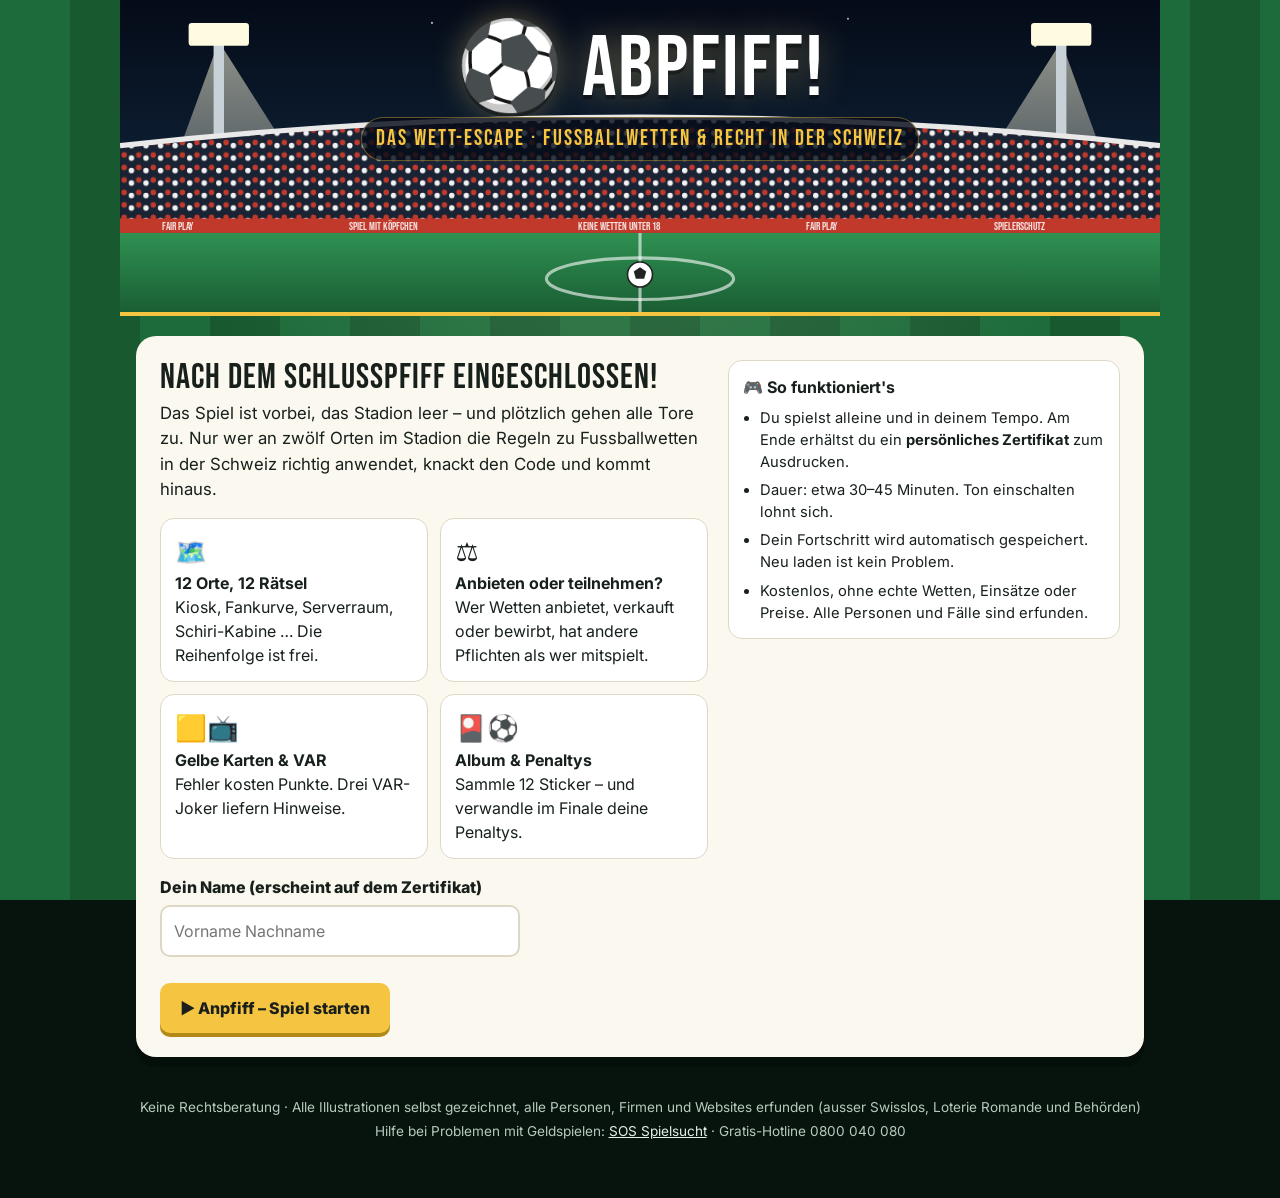
<file: index.html>
<!doctype html>
<html lang="de-CH">
  <head>
    <meta charset="utf-8" />
    <meta name="viewport" content="width=device-width, initial-scale=1" />
    <title>Abpfiff! – Das Wett-Escape</title>
    <meta
      name="description"
      content="Online-Escape-Spiel zu den rechtlichen Rahmenbedingungen von Fussballwetten in der Schweiz. Kostenlos, ohne echte Wetten, ohne Geld- oder Sachpreise."
    />
    <meta name="theme-color" content="#07140e" />
    <link
      rel="icon"
      href="data:image/svg+xml,%3Csvg xmlns='http://www.w3.org/2000/svg' viewBox='0 0 100 100'%3E%3Ctext y='.9em' font-size='90'%3E⚽%3C/text%3E%3C/svg%3E"
    />
    <link rel="preconnect" href="https://fonts.googleapis.com" />
    <link rel="preconnect" href="https://fonts.gstatic.com" crossorigin />
    <link
      href="https://fonts.googleapis.com/css2?family=Bebas+Neue&family=Inter:wght@400;600;800&display=swap"
      rel="stylesheet"
    />
    <link rel="stylesheet" href="assets/css/base.css" />
    <link rel="stylesheet" href="assets/css/layout.css" />
    <link rel="stylesheet" href="assets/css/components.css" />
    <link rel="stylesheet" href="assets/css/stations.css" />
    <link rel="stylesheet" href="assets/css/print.css" media="print" />
    <script src="assets/js/spiel.js" defer></script>
  </head>
  <body>
    <canvas id="confetti" class="confetti" aria-hidden="true"></canvas>

    <div class="page">
      <header class="hero">
        <svg
          class="hero__art"
          viewBox="0 0 1000 300"
          preserveAspectRatio="xMidYMid slice"
          role="img"
          aria-label="Fussballstadion bei Nacht mit Flutlicht"
        >
          <defs>
            <linearGradient id="hero-sky" x1="0" y1="0" x2="0" y2="1">
              <stop offset="0" stop-color="#050b18" />
              <stop offset="1" stop-color="#14304a" />
            </linearGradient>
            <linearGradient id="hero-beam" x1="0" y1="0" x2="0" y2="1">
              <stop offset="0" stop-color="#fffbe0" stop-opacity=".55" />
              <stop offset="1" stop-color="#fffbe0" stop-opacity="0" />
            </linearGradient>
            <linearGradient id="hero-grass" x1="0" y1="0" x2="0" y2="1">
              <stop offset="0" stop-color="#2f9152" />
              <stop offset="1" stop-color="#1a5e33" />
            </linearGradient>
            <radialGradient id="hero-alarm">
              <stop offset="0" stop-color="#ff3b30" stop-opacity=".7" />
              <stop offset="1" stop-color="#ff3b30" stop-opacity="0" />
            </radialGradient>
            <pattern id="hero-crowd" width="14" height="12" patternUnits="userSpaceOnUse">
              <rect width="14" height="12" fill="#1a2334" />
              <circle cx="4" cy="5" r="2.6" fill="#c0392b" />
              <circle cx="11" cy="8" r="2.6" fill="#f2f2f2" />
            </pattern>
          </defs>
          <rect width="1000" height="300" fill="url(#hero-sky)" />
          <g fill="#fff" opacity=".7">
            <circle cx="120" cy="40" r="1.4" />
            <circle cx="300" cy="22" r="1" />
            <circle cx="520" cy="35" r="1.2" />
            <circle cx="700" cy="18" r="1" />
            <circle cx="880" cy="44" r="1.4" />
          </g>
          <polygon class="hero__beam" points="95,40 0,300 260,300" fill="url(#hero-beam)" />
          <polygon class="hero__beam hero__beam--delayed" points="905,40 740,300 1000,300" fill="url(#hero-beam)" />
          <g fill="#c9d1d8">
            <rect x="90" y="40" width="10" height="150" />
            <rect x="900" y="40" width="10" height="150" />
          </g>
          <g class="hero__lamps" fill="#fffbe0">
            <rect x="66" y="22" width="58" height="22" rx="3" />
            <rect x="876" y="22" width="58" height="22" rx="3" />
          </g>
          <path d="M0 140 Q500 85 1000 140 L1000 222 L0 222Z" fill="url(#hero-crowd)" />
          <path d="M0 140 Q500 85 1000 140" stroke="#e9e9e9" stroke-width="5" fill="none" />
          <rect y="210" width="1000" height="14" fill="#c0392b" />
          <g fill="#fff" font-family="Bebas Neue, Impact, sans-serif" font-size="11" opacity=".85">
            <text x="40" y="221">FAIR PLAY</text>
            <text x="220" y="221">SPIEL MIT KÖPFCHEN</text>
            <text x="440" y="221">KEINE WETTEN UNTER 18</text>
            <text x="660" y="221">FAIR PLAY</text>
            <text x="840" y="221">SPIELERSCHUTZ</text>
          </g>
          <rect y="224" width="1000" height="76" fill="url(#hero-grass)" />
          <ellipse cx="500" cy="268" rx="90" ry="20" fill="none" stroke="#fff" stroke-opacity=".6" stroke-width="3" />
          <line x1="500" y1="224" x2="500" y2="300" stroke="#fff" stroke-opacity=".6" stroke-width="3" />
          <g class="hero__ball">
            <circle cx="500" cy="264" r="12" fill="#fff" stroke="#222" stroke-width="1.5" />
            <polygon points="500,257 506,261 504,268 496,268 494,261" fill="#222" />
          </g>
          <g class="hero__alarm">
            <circle cx="160" cy="150" r="120" fill="url(#hero-alarm)" />
            <circle cx="840" cy="150" r="120" fill="url(#hero-alarm)" />
          </g>
        </svg>
        <div class="hero__title">
          <h1 class="hero__heading">⚽ Abpfiff!</h1>
          <p class="hero__subtitle">Das Wett-Escape · Fussballwetten &amp; Recht in der Schweiz</p>
        </div>
      </header>

      <div id="scoreboard" class="scoreboard" aria-label="Anzeigetafel" hidden>
        <div class="scoreboard__stat">
          <span class="scoreboard__label">Zeit</span>
          <span class="scoreboard__value" data-ref="clock">00:00</span>
        </div>
        <div class="scoreboard__stat">
          <span class="scoreboard__label">Punkte</span>
          <span class="scoreboard__value" data-ref="points">0</span>
        </div>
        <div class="scoreboard__slots" data-ref="slots" aria-label="Gesammelte Code-Buchstaben"></div>
        <div class="scoreboard__buttons">
          <button
            type="button"
            class="icon-button"
            data-action="map"
            title="Stadionkarte"
            aria-label="Zur Stadionkarte"
          >
            🗺️
          </button>
          <button
            type="button"
            class="icon-button"
            data-action="album"
            title="Sammelalbum"
            aria-label="Sammelalbum öffnen"
          >
            🎴
            <span class="icon-button__badge" data-ref="album-count">0</span>
          </button>
          <button
            type="button"
            class="icon-button"
            data-action="crowd"
            title="Stadionatmosphäre"
            aria-label="Stadionatmosphäre"
            aria-pressed="false"
          >
            🏟️
          </button>
          <button
            type="button"
            class="icon-button"
            data-action="sound"
            title="Soundeffekte"
            aria-label="Soundeffekte stumm schalten"
            aria-pressed="false"
          >
            🔊
          </button>
        </div>
        <div class="scoreboard__ticker" aria-live="polite">
          <span class="scoreboard__ticker-text is-running" data-ref="ticker">+++ Willkommen im Stadion +++</span>
        </div>
      </div>

      <main>
        <section id="view-intro" class="view panel"></section>
        <section id="view-map" class="view" hidden></section>
        <section id="view-station" class="view panel" hidden></section>
        <section id="view-lock" class="view panel" hidden></section>
        <section id="view-penalty" class="view panel" hidden></section>
        <section id="view-result" class="view panel" hidden></section>
        <noscript>
          <p class="panel">Für dieses Spiel muss JavaScript aktiviert sein.</p>
        </noscript>
      </main>

      <footer class="site-footer">
        <p>
          Keine Rechtsberatung · Alle Illustrationen selbst gezeichnet, alle Personen, Firmen und Websites erfunden
          (ausser Swisslos, Loterie Romande und Behörden)
        </p>
        <p>
          Hilfe bei Problemen mit Geldspielen:
          <a href="https://www.sos-spielsucht.ch" target="_blank" rel="noopener">SOS Spielsucht</a>
          · Gratis-Hotline 0800 040 080
        </p>
      </footer>
    </div>

    <dialog id="dialog" class="dialog">
      <button type="button" class="dialog__close" data-action="close-dialog" aria-label="Schliessen">✕</button>
      <div class="dialog__body" data-ref="dialog-body"></div>
    </dialog>

    <dialog id="cutscene" class="cutscene" aria-label="Einleitung">
      <div class="cutscene__portrait" data-ref="portrait"></div>
      <div class="cutscene__box">
        <p class="cutscene__name" data-ref="name"></p>
        <p class="cutscene__text" data-ref="text" aria-live="polite"></p>
        <div class="cutscene__controls">
          <span class="cutscene__dots" data-ref="dots"></span>
          <button type="button" class="btn btn--ghost btn--sm" data-action="skip">Überspringen</button>
          <button type="button" class="btn btn--sm" data-action="next">Weiter ▶</button>
        </div>
      </div>
    </dialog>

    <div id="print-root" class="print-root" aria-hidden="true"></div>
  </body>
</html>
</file>
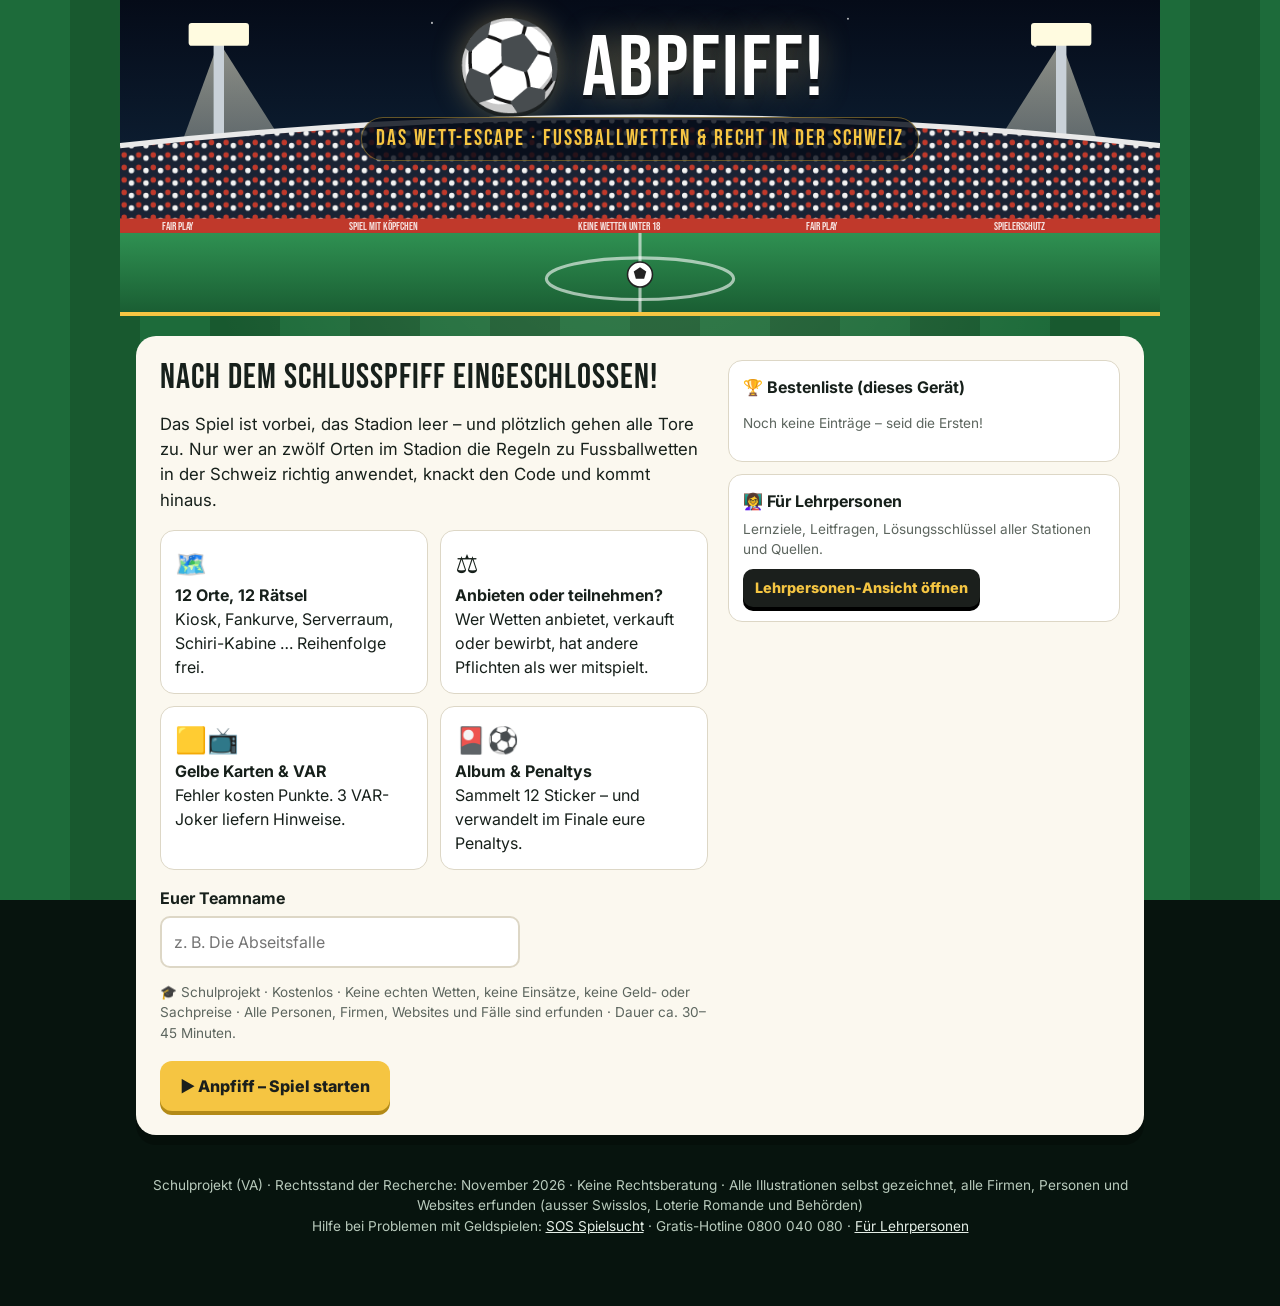
<file: index (1).html>
<!doctype html>
<html lang="de-CH">
<head>
<meta charset="utf-8">
<meta name="viewport" content="width=device-width, initial-scale=1">
<title>Abpfiff! – Das Wett-Escape</title>
<meta name="description" content="Online-Escape-Spiel zu den rechtlichen Rahmenbedingungen von Fussballwetten in der Schweiz. Kostenlos, ohne echte Wetten, ohne Geld- oder Sachpreise.">
<link rel="preconnect" href="https://fonts.googleapis.com">
<link rel="preconnect" href="https://fonts.gstatic.com" crossorigin>
<link href="https://fonts.googleapis.com/css2?family=Bebas+Neue&family=Inter:wght@400;600;800&display=swap" rel="stylesheet">
<style>
  :root{
    --night:#07140e; --pitch:#1d6b3a; --pitch2:#18592f; --card:#fbf8ef; --ink:#17201b; --muted:#5d665f;
    --line:#ddd7c6; --gold:#f5c542; --ok:#1f9a55; --ok-bg:#e2f5e9; --bad:#d23b30; --bad-bg:#fde8e6;
    --led:#ffb627; --chalk:#eef4ef; --blue:#2f6fd0;
    --display:"Bebas Neue",Impact,"Arial Narrow",sans-serif;
    --body:Inter,system-ui,-apple-system,"Segoe UI",Roboto,sans-serif;
  }
  *{box-sizing:border-box}
  html,body{margin:0}
  html{background:var(--night)}
  body{font-family:var(--body);color:var(--chalk);line-height:1.5;min-height:100vh;
    background:radial-gradient(ellipse at 50% -10%, rgba(255,255,220,.18), transparent 55%),
      repeating-linear-gradient(90deg,var(--pitch) 0 70px,var(--pitch2) 70px 140px);
    background-attachment:fixed}
  body::before{content:"";position:fixed;inset:0;background:linear-gradient(rgba(7,20,14,.55),rgba(7,20,14,.78));pointer-events:none;z-index:-1;transition:background 1.2s}
  body.lightsout::before{background:linear-gradient(rgba(3,6,10,.82),rgba(3,6,10,.9))}
  .wrap{max-width:1040px;margin:0 auto;padding:0 16px 56px}
  button,input,select,textarea{font:inherit}
  .hidden{display:none!important}
  :focus-visible{outline:3px solid var(--gold);outline-offset:2px}

  /* ---------- Header ---------- */
  .hero{position:relative;margin:0 -16px;overflow:hidden;border-bottom:4px solid var(--gold)}
  .hero svg{display:block;width:100%;height:auto;min-height:210px;transition:filter 1.2s}
  .hero .title{position:absolute;left:0;right:0;top:10%;text-align:center;padding:0 16px}
  .hero h1{font-family:var(--display);font-weight:400;font-size:clamp(2.6rem,9vw,5.4rem);line-height:.9;margin:0;letter-spacing:2px;color:#fff;text-shadow:0 4px 0 rgba(0,0,0,.35),0 0 30px rgba(255,220,120,.35)}
  .hero .sub{display:inline-block;margin-top:8px;font-family:var(--display);letter-spacing:2px;font-size:clamp(.95rem,3vw,1.4rem);color:var(--gold);background:rgba(5,11,24,.82);padding:4px 14px;border-radius:999px;border:1px solid rgba(245,197,66,.4)}
  .beam{animation:sway 6s ease-in-out infinite alternate;transform-origin:top center;transition:opacity .4s}
  .beam.b2{animation-delay:-3s}
  @keyframes sway{from{transform:rotate(-4deg)}to{transform:rotate(4deg)}}
  .lightsout .beam,.lightsout .lamp{opacity:0}
  .lightsout .hero svg{filter:brightness(.55) saturate(.8)}
  .emergency{opacity:0;transition:opacity .4s}
  .lightsout .emergency{opacity:1;animation:alarm 1.2s infinite}
  @keyframes alarm{50%{opacity:.25}}
  .ball{animation:bounce 1.6s cubic-bezier(.3,0,.7,1) infinite}
  @keyframes bounce{0%,100%{transform:translateY(0)}50%{transform:translateY(-26px)}}

  /* ---------- Anzeigetafel ---------- */
  .board{position:sticky;top:0;z-index:20;margin:16px 0 0;background:#0b0d0c;border:3px solid #2a2f2c;border-radius:14px;padding:8px 12px 6px;display:flex;align-items:center;gap:6px 12px;flex-wrap:wrap;box-shadow:0 10px 30px rgba(0,0,0,.45),inset 0 0 0 2px #000}
  .led{font-family:var(--display);color:var(--led);letter-spacing:2px;text-shadow:0 0 10px rgba(255,182,39,.6);line-height:1}
  .led small{display:block;font-family:var(--body);font-size:.62rem;color:#8a8f8c;letter-spacing:2px;margin-bottom:3px;text-shadow:none}
  .led span{font-size:1.8rem}
  .slots{display:flex;gap:4px;flex:1;justify-content:center}
  .slot{width:30px;height:42px;border-radius:6px;background:#161a18;border:1px solid #2c322f;display:grid;place-items:center;font-family:var(--display);font-size:1.7rem;color:#2c322f;background-image:radial-gradient(#222824 1px,transparent 1.2px);background-size:5px 5px}
  .slot.gap{margin-left:8px}
  .slot.filled{color:var(--led);text-shadow:0 0 12px rgba(255,182,39,.8)}
  .slot.flash{animation:flip .6s ease}
  @keyframes flip{0%{transform:rotateX(90deg)}100%{transform:rotateX(0)}}
  .boardbtns{display:flex;gap:6px}
  .iconbtn{background:#1b201d;border:1px solid #333a36;color:#ddd;border-radius:10px;min-width:40px;height:40px;cursor:pointer;font-size:1rem;padding:0 9px;position:relative}
  .iconbtn:hover{background:#262c29}
  .iconbtn.on{border-color:var(--led)}
  .iconbtn .badge{position:absolute;top:-6px;right:-6px;background:var(--led);color:#111;border-radius:999px;font-size:.65rem;font-weight:800;padding:1px 5px}
  .ticker{flex:1 1 100%;overflow:hidden;white-space:nowrap;border-top:1px solid #222;padding-top:4px;height:22px;position:relative}
  .ticker span{display:inline-block;padding-left:100%;font-family:var(--display);letter-spacing:2px;color:#9fe8a8;font-size:1rem;animation:marquee 16s linear infinite;text-shadow:0 0 8px rgba(80,255,120,.45)}
  @keyframes marquee{from{transform:translateX(0)}to{transform:translateX(-100%)}}
  @media (max-width:760px){
    .led span{font-size:1.35rem}
    .slots{order:5;flex:1 1 100%;gap:3px}
    .slot{width:auto;flex:1;height:32px;font-size:1.3rem}
    .slot.gap{margin-left:5px}
    .boardbtns{margin-left:auto}
    .iconbtn{min-width:34px;height:34px;padding:0 6px;font-size:.9rem}
    .ticker{order:6}
  }

  /* ---------- Buttons ---------- */
  .btn{border:0;border-radius:12px;padding:13px 20px;cursor:pointer;font-weight:800;background:var(--gold);color:#1b1f1c;box-shadow:0 4px 0 #b38a17;transition:transform .08s,box-shadow .08s}
  .btn:active{transform:translateY(3px);box-shadow:0 1px 0 #b38a17}
  .btn:disabled{opacity:.45;cursor:default;transform:none}
  .btn.ok{background:var(--ok);color:#fff;box-shadow:0 4px 0 #136c3a}
  .btn.bad{background:var(--bad);color:#fff;box-shadow:0 4px 0 #8f231c}
  .btn.blue{background:var(--blue);color:#fff;box-shadow:0 4px 0 #1d4a91}
  .btn.ghost{background:transparent;color:var(--ink);box-shadow:none;border:2px solid var(--line)}
  .btn.dark{background:#1b1f1c;color:var(--gold);box-shadow:0 4px 0 #000}
  .btn.small{padding:8px 12px;font-size:.9rem;border-radius:10px}

  /* ---------- Panels ---------- */
  .panel{background:var(--card);color:var(--ink);border-radius:20px;padding:24px;margin-top:20px;box-shadow:0 10px 0 rgba(0,0,0,.25);position:relative}
  .panel h2,.modalcard h2{font-family:var(--display);font-weight:400;font-size:2.2rem;letter-spacing:1px;margin:0 0 6px;line-height:1}
  .panel h3{margin:18px 0 8px}
  .lead{font-size:1.05rem}
  .hint{font-size:.85rem;color:var(--muted)}
  .rules{display:grid;grid-template-columns:repeat(auto-fit,minmax(200px,1fr));gap:12px;margin:16px 0}
  .rule{background:#fff;border-radius:14px;padding:14px;border:1px solid var(--line)}
  .rule .big{font-size:1.6rem}
  .rule b{display:block}
  .field{display:flex;flex-direction:column;gap:6px;max-width:360px}
  .field input,.field select,textarea{padding:12px;border-radius:10px;border:2px solid var(--line);background:#fff;color:var(--ink)}
  .stationactions{display:flex;gap:10px;flex-wrap:wrap;margin-top:18px;align-items:center}
  .introgrid{display:grid;grid-template-columns:1.4fr 1fr;gap:20px;align-items:start}
  @media (max-width:760px){.introgrid{grid-template-columns:1fr}}
  .besttable{width:100%;border-collapse:collapse;font-size:.9rem}
  .besttable th,.besttable td{text-align:left;padding:6px 8px;border-bottom:1px solid var(--line)}
  .besttable th{font-size:.72rem;letter-spacing:1px;text-transform:uppercase;color:var(--muted)}
  .besttable tr.me td{background:#fff3cf;font-weight:800}
  .boxed{background:#fff;border:1px solid var(--line);border-radius:14px;padding:14px}

  /* ---------- Cutscene ---------- */
  .cutscene{position:fixed;inset:0;z-index:80;display:grid;place-items:end center;padding:16px;background:radial-gradient(ellipse at 50% 20%,rgba(30,40,60,.55),rgba(0,0,0,.92))}
  .csbox{width:min(760px,100%);display:grid;grid-template-columns:150px 1fr;gap:16px;align-items:end;margin-bottom:4vh}
  @media (max-width:600px){.csbox{grid-template-columns:1fr;justify-items:center}}
  .csav{width:150px;height:150px;border-radius:24px;background:linear-gradient(160deg,#f39c12,#a35f00);border:4px solid #fff;overflow:hidden}
  .csav svg{width:100%;height:100%}
  .csdlg{background:var(--card);color:var(--ink);border-radius:18px;padding:18px 20px;border:4px solid var(--gold);min-height:150px;display:flex;flex-direction:column;width:100%}
  .csname{font-family:var(--display);font-size:1.5rem;letter-spacing:1px;color:#a35f00}
  .cstext{font-size:1.12rem;flex:1;min-height:3.4em}
  .csbtns{display:flex;gap:10px;justify-content:flex-end;margin-top:12px}
  .csdots{display:flex;gap:6px;align-items:center;margin-right:auto}
  .csdots i{width:9px;height:9px;border-radius:50%;background:#d8d2bf}.csdots i.on{background:var(--gold)}

  /* ---------- Karte ---------- */
  .maphead{display:flex;justify-content:space-between;align-items:end;gap:10px;flex-wrap:wrap;margin-top:22px}
  .maphead h2{font-family:var(--display);font-weight:400;font-size:2rem;letter-spacing:1px;margin:0;color:#fff}
  .half{display:inline-block;font-family:var(--display);letter-spacing:2px;background:var(--gold);color:#1b1f1c;border-radius:8px;padding:0 8px;margin-right:8px;font-size:1.2rem;vertical-align:middle}
  .map{position:relative;margin-top:10px;border-radius:20px;overflow:hidden;box-shadow:0 10px 0 rgba(0,0,0,.3)}
  .map svg.base{display:block;width:100%;height:auto}
  .pin{position:absolute;transform:translate(-50%,-50%);border:0;background:none;cursor:pointer;padding:0;display:flex;flex-direction:column;align-items:center;gap:3px}
  .pin .dot{width:52px;height:52px;border-radius:50%;display:grid;place-items:center;border:4px solid #fff;box-shadow:0 6px 14px rgba(0,0,0,.45);background:linear-gradient(160deg,var(--c1),var(--c2));overflow:hidden;transition:transform .15s;position:relative}
  .pin .dot svg{width:54px;height:54px;margin-top:12px}
  .pin:hover .dot{transform:scale(1.12)}
  .pin .lbl{background:rgba(10,14,12,.9);color:#fff;font-size:.72rem;font-weight:800;padding:2px 8px;border-radius:999px;white-space:nowrap}
  .pin .nr{position:absolute;top:-6px;left:-6px;width:24px;height:24px;border-radius:50%;background:var(--gold);color:#1b1f1c;font-weight:800;font-size:.78rem;display:grid;place-items:center;border:2px solid #fff;z-index:2}
  .pin.done .dot{border-color:var(--ok)}
  .pin.done .nr{background:var(--ok);color:#fff}
  .pin:not(.done) .dot{animation:pulse 2.4s infinite}
  @keyframes pulse{0%,100%{box-shadow:0 6px 14px rgba(0,0,0,.45),0 0 0 0 rgba(245,197,66,.7)}60%{box-shadow:0 6px 14px rgba(0,0,0,.45),0 0 0 14px rgba(245,197,66,0)}}
  .pin.final .dot{width:64px;height:64px;background:#1b1f1c;border-color:var(--gold)}
  .pin.final.ready .dot{background:var(--gold);animation:pulse 1.2s infinite}
  .pin.final .dot svg{margin:0;width:70%;height:70%}
  @media (max-width:700px){.pin .lbl{display:none}.pin .dot{width:34px;height:34px;border-width:3px}.pin .dot svg{width:36px;height:36px;margin-top:7px}.pin .nr{width:19px;height:19px;font-size:.66rem;top:-5px;left:-5px}.pin.final .dot{width:44px;height:44px}}
  .stationlist{display:grid;grid-template-columns:repeat(auto-fill,minmax(230px,1fr));gap:8px;margin-top:14px}
  .stationlist button{display:flex;align-items:center;gap:10px;text-align:left;border:0;border-radius:12px;padding:8px 12px;background:rgba(251,248,239,.95);color:var(--ink);cursor:pointer;font-weight:600}
  .stationlist button .n{width:26px;height:26px;border-radius:50%;background:var(--gold);display:grid;place-items:center;font-weight:800;font-size:.8rem;flex:0 0 auto}
  .stationlist button.done .n{background:var(--ok);color:#fff}
  .stationlist button small{display:block;font-weight:400;color:var(--muted);font-size:.78rem}
  .stationlist button.finalbtn{background:#1b1f1c;color:var(--gold)}
  .stationlist button.finalbtn small{color:#bbb}

  /* ---------- Station ---------- */
  .scene{display:grid;grid-template-columns:190px 1fr;gap:22px;align-items:start}
  @media (max-width:700px){.scene{grid-template-columns:1fr}.portrait{max-width:170px;margin:0 auto}}
  .portrait{position:relative;border-radius:18px;padding:12px 12px 34px;background:linear-gradient(160deg,var(--c1),var(--c2));text-align:center}
  .portrait .av{width:100%;height:auto;max-width:166px}
  .portrait .pbadge{position:absolute;right:-10px;bottom:-10px;width:60px;height:60px;border-radius:50%;background:#fff;display:grid;place-items:center;box-shadow:0 4px 12px rgba(0,0,0,.25)}
  .portrait .pbadge svg{width:38px;height:38px}
  .nameplate{margin-top:6px;font-family:var(--display);font-size:1.2rem;overflow-wrap:anywhere;hyphens:auto;letter-spacing:1px;color:#fff;text-shadow:0 2px 0 rgba(0,0,0,.25);line-height:1.1}
  .meta{display:flex;gap:8px;flex-wrap:wrap;margin:6px 0 12px}
  .pill{font-size:.76rem;font-weight:800;padding:4px 10px;border-radius:999px;background:#ece7d8;color:#444}
  .pill.anbieten{background:#ffe2bd;color:#7a4300}
  .pill.teilnahme{background:#d5e6fc;color:#123f78}
  .pill.werbung{background:#efdafb;color:#5b1f7a}
  .pill.gemischt{background:#dff3ec;color:#0f5e48}
  .pill.behoerde{background:#e3e7ee;color:#2c3e50}
  .pill.type{background:#1b1f1c;color:var(--gold)}
  .bubble{position:relative;background:#fff;border:2px solid var(--line);border-radius:18px;padding:14px 16px;font-size:1.03rem}
  .bubble::before{content:"";position:absolute;left:-12px;top:30px;width:20px;height:20px;background:#fff;border-left:2px solid var(--line);border-bottom:2px solid var(--line);transform:rotate(45deg)}
  @media (max-width:700px){.bubble::before{display:none}}
  .who{font-size:.8rem;color:var(--muted);margin-bottom:4px}
  .task{margin-top:16px;padding:14px 16px;border-radius:14px;background:#1b1f1c;color:#fff;display:flex;gap:10px;align-items:flex-start}
  .task b{color:var(--gold)}
  .puzzle{margin-top:16px}
  .puzzle.locked{pointer-events:none;opacity:.8}
  .feedback{margin-top:18px;padding:16px;border-radius:14px;display:none;gap:16px;align-items:flex-start}
  .feedback.show{display:flex}
  .feedback.ok{background:var(--ok-bg);border:2px solid var(--ok)}
  .feedback.bad{background:var(--bad-bg);border:2px solid var(--bad);animation:shake .4s}
  .feedback.var{background:#e8f0fd;border:2px solid var(--blue)}
  @keyframes shake{20%,60%{transform:translateX(-6px)}40%,80%{transform:translateX(6px)}}
  .refcard{flex:0 0 auto;width:50px;animation:pull .5s cubic-bezier(.2,1.6,.4,1)}
  @keyframes pull{from{transform:translateY(30px) rotate(-25deg);opacity:0}to{transform:none;opacity:1}}
  .feedback h3{margin:0 0 6px;font-size:1.08rem}
  .feedback p{margin:0 0 8px}
  .letter{display:inline-grid;place-items:center;width:38px;height:46px;border-radius:8px;background:#0b0d0c;color:var(--led);font-family:var(--display);font-size:1.9rem;vertical-align:middle;margin-left:6px;text-shadow:0 0 10px rgba(255,182,39,.8)}
  .source{font-size:.86rem;color:var(--muted);border-top:1px dashed #b9c9bd;padding-top:8px;margin-top:6px!important}
  .source a{color:inherit;font-weight:600}
  .points{display:inline-block;background:var(--ink);color:var(--gold);font-weight:800;border-radius:8px;padding:2px 8px;margin-left:6px;font-size:.9rem}
  .stickergot{display:flex;align-items:center;gap:8px;background:#fff;border:2px dashed var(--gold);border-radius:12px;padding:8px 12px;font-weight:600}

  /* Ausweiskontrolle */
  .daybar,.netbar{display:flex;justify-content:space-between;align-items:center;gap:10px;flex-wrap:wrap;background:#fff3cf;border:2px solid #ead08a;border-radius:12px;padding:8px 14px;font-weight:700}
  .netbar{background:#0f1a24;border-color:#1f3a52;color:#7fd4ff}
  .customer{display:grid;grid-template-columns:120px 1fr;gap:16px;align-items:center;margin-top:14px;background:#fff;border:2px solid var(--line);border-radius:16px;padding:14px;animation:slidein .35s}
  @keyframes slidein{from{transform:translateX(40px);opacity:0}to{transform:none;opacity:1}}
  @media (max-width:560px){.customer{grid-template-columns:1fr;justify-items:center;text-align:center}}
  .customer .av{width:110px;height:110px;border-radius:50%;background:#e6eef7}
  .idcard{display:flex;gap:12px;align-items:center;background:linear-gradient(135deg,#fde7e7,#f7d0d0);border:1px solid #e1a9a9;border-radius:12px;padding:10px 12px;max-width:340px;margin-top:8px;text-align:left}
  .idcard .ph{width:54px;height:66px;border-radius:6px;background:#fff;overflow:hidden;flex:0 0 auto}
  .idcard .ph svg{width:70px;height:70px;margin:-2px 0 0 -8px}
  .idcard .k{font-size:.65rem;letter-spacing:1px;color:#7c4141;text-transform:uppercase}
  .idcard .v{font-weight:800;font-family:ui-monospace,Consolas,monospace}
  .idcard .flag{font-size:.7rem;font-weight:800;color:#b3261e;letter-spacing:1px}
  .progressdots{display:flex;gap:6px}
  .progressdots i{width:12px;height:12px;border-radius:50%;background:#d8d2bf;display:block}
  .progressdots i.ok{background:var(--ok)}.progressdots i.now{background:var(--gold)}
  .netbar .progressdots i{background:#24394d}.netbar .progressdots i.ok{background:#36d27c}.netbar .progressdots i.now{background:#7fd4ff}

  /* Sortieren */
  .tray{display:flex;flex-wrap:wrap;gap:8px;min-height:54px;padding:10px;border-radius:14px;background:#efeadc;border:2px dashed #cfc6aa}
  .chip{border:2px solid var(--line);background:#fff;color:var(--ink);border-radius:12px;padding:8px 12px;cursor:grab;font-weight:600;text-align:left;max-width:100%}
  .chip.sel{border-color:var(--gold);box-shadow:0 0 0 3px rgba(245,197,66,.5)}
  .bins{display:grid;grid-template-columns:1fr 1fr;gap:12px;margin-top:12px}
  @media (max-width:560px){.bins{grid-template-columns:1fr}}
  .bin{border-radius:16px;padding:12px;min-height:150px;border:3px solid transparent;cursor:pointer;display:flex;flex-direction:column;gap:8px}
  .bin h4{margin:0;font-family:var(--display);font-weight:400;font-size:1.5rem;letter-spacing:1px}
  .bin.a{background:#ffe9cc;border-color:#f3c98f}
  .bin.t{background:#dceafd;border-color:#a8c8f2}
  .bin.over{outline:3px dashed var(--ink)}

  /* Website */
  .browser{border-radius:14px;overflow:hidden;border:2px solid #333;background:#111;color:#fff;max-width:620px}
  .browser .bar{display:flex;align-items:center;gap:6px;background:#2b2b2b;padding:8px 10px}
  .browser .bar i{width:10px;height:10px;border-radius:50%;background:#ff5f57;display:block}
  .browser .bar i:nth-child(2){background:#febc2e}.browser .bar i:nth-child(3){background:#28c840}
  .browser .url{flex:1;background:#1b1b1b;border-radius:6px;padding:4px 10px;font-size:.8rem;color:#bbb;font-family:ui-monospace,monospace;overflow:hidden;text-overflow:ellipsis;white-space:nowrap}
  .site{position:relative;padding:16px;background:linear-gradient(135deg,#2a0845,#6441a5)}
  .site .logo{font-family:var(--display);font-size:2rem;letter-spacing:2px;color:#ffe44d}
  .site .hero2{margin:10px 0;padding:12px;border-radius:10px;background:rgba(255,255,255,.12)}
  .site .odds{display:flex;gap:8px;flex-wrap:wrap}
  .site .odds span{background:#ffe44d;color:#2a0845;font-weight:800;border-radius:8px;padding:6px 10px;font-size:.85rem}
  .site .foot{font-size:.72rem;color:#d8c9f2;margin-top:10px}
  .stamp{position:absolute;right:12px;top:12px;transform:rotate(12deg);border:3px solid #ff4d4d;color:#ff4d4d;font-family:var(--display);font-size:1.3rem;padding:0 8px;border-radius:6px;background:rgba(0,0,0,.25)}
  .tools{display:flex;gap:8px;flex-wrap:wrap;margin:12px 0}
  .reveal{background:#fff;border:2px solid var(--line);border-left:6px solid var(--blue);border-radius:10px;padding:10px 12px;margin-top:8px;animation:pull .4s}

  /* Urteile */
  .judges{display:grid;gap:12px}
  .judge{background:#fff;border:2px solid var(--line);border-radius:14px;padding:12px 14px}
  .judge.wrong,.q.wrong{border-color:var(--bad)!important;background:var(--bad-bg)!important}
  .judge .t{font-weight:800}
  .opts{display:flex;gap:8px;flex-wrap:wrap;margin-top:10px}
  .toggle{border:2px solid var(--line);background:#f6f3ea;color:var(--ink);border-radius:10px;padding:8px 14px;cursor:pointer;font-weight:700}
  .toggle[aria-pressed="true"].z{background:var(--ok);border-color:var(--ok);color:#fff}
  .toggle[aria-pressed="true"].u{background:var(--bad);border-color:var(--bad);color:#fff}
  .toggle[aria-pressed="true"].q{background:var(--blue);border-color:var(--blue);color:#fff}

  /* Stories */
  .stories{display:grid;grid-template-columns:repeat(auto-fit,minmax(230px,1fr));gap:14px}
  .story{border-radius:22px;overflow:hidden;background:#000;color:#fff;border:3px solid #222}
  .story .sv{position:relative;aspect-ratio:9/12;padding:14px;display:flex;flex-direction:column;justify-content:space-between}
  .story .sv.s1{background:linear-gradient(160deg,#ff512f,#dd2476)}
  .story .sv.s2{background:linear-gradient(160deg,#1d976c,#2c3e50)}
  .story .user{display:flex;align-items:center;gap:8px;font-weight:800;font-size:.85rem}
  .story .user .mini{width:30px;height:30px;border-radius:50%;background:#fff;overflow:hidden}
  .story .user .mini svg{width:40px;height:40px;margin:-2px 0 0 -5px}
  .story .bars{display:flex;gap:4px;margin-bottom:8px}.story .bars i{flex:1;height:3px;background:rgba(255,255,255,.5);border-radius:2px}
  .story .smsg{font-size:1.1rem;font-weight:800;text-shadow:0 2px 6px rgba(0,0,0,.4)}
  .story .code{display:inline-block;background:#fff;color:#dd2476;padding:6px 10px;border-radius:8px;font-family:ui-monospace,monospace;font-weight:800;margin-top:8px}
  .story .judgebox{background:#fff;color:var(--ink);padding:10px}

  /* Werbung */
  .phone{position:relative;width:min(330px,100%);margin:0 auto;border-radius:34px;background:#111;padding:14px;box-shadow:0 10px 30px rgba(0,0,0,.35)}
  .phone .screen{position:relative;border-radius:24px;overflow:hidden;background:#87c9f2}
  .phone .screen svg{display:block;width:100%;height:auto}
  .hot{position:absolute;border:3px dashed transparent;background:transparent;border-radius:10px;cursor:pointer;color:transparent;padding:0;overflow:hidden}
  .hot:hover{border-color:rgba(255,255,255,.9)}
  .hot.mark{border:3px solid var(--bad);background:rgba(210,59,48,.18);overflow:visible}
  .hot.mark::after{content:"!";position:absolute;right:-10px;top:-10px;width:22px;height:22px;border-radius:50%;background:var(--bad);color:#fff;font-weight:800;display:grid;place-items:center;font-size:.85rem}
  .counter{font-weight:800;text-align:center;margin-top:10px}

  /* Chats */
  .chat{background:#e9e4d6;border-radius:16px;padding:12px;display:flex;flex-direction:column;gap:8px;max-height:430px;overflow:auto}
  .chat.wa{background:#e5ddd5 url("data:image/svg+xml,%3Csvg xmlns='http://www.w3.org/2000/svg' width='40' height='40'%3E%3Ccircle cx='20' cy='20' r='1.5' fill='%23cfc4b8'/%3E%3C/svg%3E");max-width:560px}
  .chathead{display:flex;align-items:center;gap:10px;background:#075e54;color:#fff;border-radius:16px 16px 0 0;padding:10px 14px;max-width:560px;font-weight:800}
  .chathead + .chat{border-radius:0 0 16px 16px}
  .msg{max-width:82%;padding:9px 13px;border-radius:16px;line-height:1.4;animation:pull .35s}
  .msg.them{background:#fff;align-self:flex-start;border-bottom-left-radius:4px}
  .msg.me{background:#2f6fd0;color:#fff;align-self:flex-end;border-bottom-right-radius:4px}
  .msg.wame{background:#dcf8c6;color:var(--ink);align-self:flex-end;border-bottom-right-radius:4px}
  .msg.sys{align-self:center;background:#1b1f1c;color:var(--gold);font-size:.82rem;font-weight:700;border-radius:8px}
  .msg .from{display:block;font-size:.7rem;font-weight:800;opacity:.7}
  .msg .time{display:block;text-align:right;font-size:.65rem;opacity:.55}
  .replies{display:grid;gap:8px;margin-top:12px}
  .replies button{text-align:left;border:2px solid var(--blue);background:#fff;color:var(--ink);border-radius:12px;padding:10px 14px;cursor:pointer;font-weight:600}
  .replies button:hover{background:#eef3fd}
  .typing{align-self:flex-start;background:#fff;border-radius:16px;padding:10px 14px}
  .typing i{display:inline-block;width:6px;height:6px;border-radius:50%;background:#999;margin:0 2px;animation:blink 1s infinite}
  .typing i:nth-child(2){animation-delay:.2s}.typing i:nth-child(3){animation-delay:.4s}
  @keyframes blink{50%{opacity:.2}}

  /* Netzsperre */
  .packet{margin-top:14px;border-radius:16px;overflow:hidden;border:2px solid #1f3a52;background:#0f1a24;color:#dfefff;animation:slidein .35s;max-width:640px}
  .packet .ph{display:flex;align-items:center;gap:12px;padding:12px 14px;background:#152738}
  .packet .plogo{width:46px;height:46px;border-radius:12px;display:grid;place-items:center;font-size:1.5rem;flex:0 0 auto}
  .packet .purl{font-family:ui-monospace,Consolas,monospace;font-weight:800;font-size:1.05rem;word-break:break-all}
  .packet dl{display:grid;grid-template-columns:max-content 1fr;gap:6px 14px;margin:0;padding:12px 14px}
  .packet dt{color:#7fa9c9;font-size:.8rem;text-transform:uppercase;letter-spacing:1px;padding-top:2px}
  .packet dd{margin:0;font-weight:600}
  .timer{height:8px;border-radius:99px;background:#24394d;overflow:hidden;margin-top:10px;max-width:640px}
  .timer i{display:block;height:100%;width:100%;background:linear-gradient(90deg,#36d27c,#f5c542,#d23b30);background-size:640px 100%;transition:width .1s linear}

  /* Paragraphen-Puzzle */
  .matchgrid{display:grid;grid-template-columns:1.3fr 1fr;gap:16px}
  @media (max-width:700px){.matchgrid{grid-template-columns:1fr}}
  .mcase{display:block;width:100%;text-align:left;background:#fff;border:2px solid var(--line);border-radius:12px;padding:10px 12px;margin-bottom:8px;cursor:pointer;color:var(--ink)}
  .mcase.sel{border-color:var(--gold);box-shadow:0 0 0 3px rgba(245,197,66,.5)}
  .mcase.wrong{border-color:var(--bad);background:var(--bad-bg)}
  .mcase .asg{display:inline-block;margin-top:6px;font-size:.8rem;font-weight:800;border-radius:8px;padding:2px 8px;background:#ece7d8;color:#777}
  .mcase .asg.set{background:#1b1f1c;color:var(--gold)}
  .marts{display:grid;gap:8px;align-content:start}
  .mart{text-align:left;border:2px solid #b38a17;background:#fff8e1;border-radius:12px;padding:10px 12px;cursor:pointer;color:var(--ink)}
  .mart b{display:block;font-family:var(--display);font-size:1.3rem;letter-spacing:1px;font-weight:400}
  .mart:disabled{opacity:.5;cursor:default}
  .colhead{font-weight:800;margin-bottom:8px;font-size:.85rem;letter-spacing:1px;text-transform:uppercase;color:var(--muted)}

  /* Zeitstrahl */
  .tl{list-style:none;padding:0 0 0 28px;margin:0;position:relative}
  .tl::before{content:"";position:absolute;left:10px;top:6px;bottom:6px;width:4px;border-radius:4px;background:linear-gradient(#f5c542,#1f9a55)}
  .tlitem{position:relative;display:flex;align-items:center;gap:10px;background:#fff;border:2px solid var(--line);border-radius:12px;padding:10px 12px;margin-bottom:8px;cursor:grab}
  .tlitem::before{content:"";position:absolute;left:-24px;width:12px;height:12px;border-radius:50%;background:#fff;border:3px solid #1b1f1c}
  .tlitem.wrong{border-color:var(--bad);background:var(--bad-bg)}
  .tlitem.drag{opacity:.4}
  .tlpos{font-family:var(--display);font-size:1.4rem;color:var(--muted);width:20px}
  .tltext{flex:1}
  .tlbtns{display:flex;flex-direction:column;gap:2px}
  .mv{border:1px solid var(--line);background:#f6f3ea;border-radius:6px;cursor:pointer;width:32px;height:22px;font-size:.7rem;line-height:1}
  .mv:disabled{opacity:.3}
  .year{font-family:var(--display);font-size:1.6rem;color:#fff;background:var(--ok);border-radius:8px;padding:0 8px;animation:pop .5s}

  /* Quiz */
  .quiz .q{background:#fff;border:2px solid var(--line);border-radius:14px;padding:12px 14px;margin-bottom:12px}
  .quiz .q .t{font-weight:800;margin-bottom:8px}
  .quiz .opts{display:grid;grid-template-columns:repeat(auto-fit,minmax(200px,1fr));gap:8px}
  .mic{display:flex;gap:10px;align-items:center;margin-bottom:6px;font-weight:700;color:var(--muted);font-size:.85rem}

  /* ---------- Code-Schloss ---------- */
  .lockwrap{display:grid;grid-template-columns:160px 1fr;gap:24px;align-items:center}
  @media (max-width:700px){.lockwrap{grid-template-columns:1fr;justify-items:center;text-align:center}}
  .padlock .shackle{transition:transform .6s cubic-bezier(.3,1.6,.5,1);transform-origin:70% 100%}
  .padlock.open .shackle{transform:translateY(-14px) rotate(25deg)}
  .codeinputs{display:flex;gap:5px;flex-wrap:wrap;margin:12px 0}
  .codeinputs input{width:40px;height:54px;border-radius:10px;border:2px solid var(--line);text-align:center;text-transform:uppercase;font-family:var(--display);font-size:2rem;background:#fff;color:var(--ink);padding:0}
  .codeinputs input.gap{margin-left:10px}
  @media (max-width:520px){.codeinputs{gap:3px}.codeinputs input{width:calc((100% - 50px)/12);min-width:22px;height:44px;font-size:1.4rem}.codeinputs input.gap{margin-left:6px}}

  /* ---------- Penaltyschiessen ---------- */
  .pscore{display:flex;gap:8px;align-items:center;flex-wrap:wrap;margin:6px 0 10px}
  .pscore i{width:30px;height:30px;border-radius:50%;display:grid;place-items:center;background:#e6e1d1;font-style:normal;font-weight:800}
  .pscore i.g{background:var(--ok);color:#fff}.pscore i.m{background:var(--bad);color:#fff}.pscore i.now{outline:3px solid var(--gold)}
  .pq{font-size:1.15rem;font-weight:800;background:#1b1f1c;color:#fff;border-radius:14px;padding:12px 16px}
  .pbox{position:relative;margin-top:12px;border-radius:18px;overflow:hidden;aspect-ratio:16/9;max-height:440px;width:100%;
    background:linear-gradient(#0f2b49 0 18%,#2c3e50 18% 22%,transparent 22%),repeating-linear-gradient(90deg,#2f9152 0 60px,#2a8549 60px 120px);user-select:none}
  .pbox .goal{position:absolute;left:8%;right:8%;top:8%;height:52%}
  .pbox .goal svg{width:100%;height:100%;display:block}
  .zone{position:absolute;top:11%;height:46%;width:25.5%;border:0;background:transparent;cursor:pointer;border-radius:8px;z-index:3}
  .zone:hover{background:rgba(255,255,255,.14)}
  .zone .zb{position:absolute;left:50%;top:50%;transform:translate(-50%,-50%);width:42px;height:42px;border-radius:50%;background:rgba(0,0,0,.55);border:3px solid #fff;color:#fff;font-family:var(--display);font-size:1.5rem;display:grid;place-items:center}
  .zone:disabled{cursor:default}.zone:disabled:hover{background:transparent}
  .keeper{position:absolute;left:50%;top:22%;width:13%;transform:translate(-50%,0);transition:left .55s cubic-bezier(.2,.8,.3,1),transform .55s cubic-bezier(.2,.8,.3,1);z-index:2;pointer-events:none}
  .keeper svg{width:100%;height:auto;display:block}
  .pball{position:absolute;left:50%;top:85%;width:6.5%;transform:translate(-50%,-50%);transition:left .5s ease-out,top .5s ease-out,transform .5s ease-out;z-index:4;pointer-events:none}
  .pball svg{width:100%;height:auto;display:block}
  .spot{position:absolute;left:50%;top:85%;width:1.6%;aspect-ratio:1;border-radius:50%;background:#fff;transform:translate(-50%,-50%)}
  .pmsg{position:absolute;inset:0;display:grid;place-items:center;pointer-events:none;z-index:5}
  .pmsg span{font-family:var(--display);font-size:clamp(3rem,11vw,6.5rem);color:#fff;text-shadow:0 6px 0 rgba(0,0,0,.35);animation:pop .5s cubic-bezier(.2,1.6,.4,1);letter-spacing:3px}
  .pmsg.goal span{color:var(--gold)}
  .pans{display:grid;grid-template-columns:repeat(3,1fr);gap:10px;margin-top:12px}
  @media (max-width:700px){.pans{grid-template-columns:1fr}}
  .pans button{text-align:left;border:2px solid var(--line);background:#fff;color:var(--ink);border-radius:12px;padding:10px 12px;cursor:pointer;font-weight:600}
  .pans button b{display:inline-grid;place-items:center;width:28px;height:28px;border-radius:50%;background:#1b1f1c;color:var(--gold);font-family:var(--display);font-size:1.2rem;margin-right:6px;font-weight:400}
  .pans button:hover{border-color:var(--gold)}
  .pans button:disabled{cursor:default;opacity:.6}
  .pans button.right{border-color:var(--ok);background:var(--ok-bg);opacity:1}
  .pans button.picked.wrongpick{border-color:var(--bad);background:var(--bad-bg);opacity:1}

  /* ---------- Finale / Sieg ---------- */
  .stats{display:grid;grid-template-columns:repeat(auto-fit,minmax(130px,1fr));gap:10px;margin:14px 0}
  .stat{background:#0b0d0c;border-radius:12px;padding:12px;text-align:center}
  .stat .led span{font-size:2.1rem}
  .learned{display:grid;grid-template-columns:repeat(auto-fit,minmax(240px,1fr));gap:12px;padding:0;list-style:none}
  .learned li{background:#fff;border:1px solid var(--line);border-radius:14px;padding:12px 14px}
  .learned b{display:block;margin-bottom:2px}
  ul.sources{padding-left:18px}
  ul.sources li{margin-bottom:6px}
  ul.sources a{color:var(--ink)}
  .trophy{width:130px;display:block;margin:0 auto 6px;animation:pop .7s cubic-bezier(.2,1.6,.4,1)}
  @keyframes pop{from{transform:scale(.2) rotate(-20deg);opacity:0}to{transform:none;opacity:1}}
  .center{text-align:center}
  .stars{display:flex;gap:4px}
  .stars button{border:0;background:none;font-size:1.8rem;cursor:pointer;color:#cfc8b3;padding:0 2px}
  .stars button.on{color:var(--gold)}
  select{max-width:100%;width:100%}
  .fbform{grid-template-columns:minmax(0,1fr)}
  .fbform{display:grid;gap:14px;background:#fff;border:2px solid var(--line);border-radius:16px;padding:16px}
  textarea{width:100%;min-height:90px}

  /* ---------- Modal, Album, Lehrer ---------- */
  .modal{position:fixed;inset:0;z-index:70;background:rgba(0,0,0,.7);display:grid;place-items:center;padding:16px;overflow:auto}
  .modalcard{position:relative;background:var(--card);color:var(--ink);border-radius:20px;width:min(980px,100%);max-height:calc(100vh - 32px);display:flex;flex-direction:column;overflow:hidden;animation:pop .35s}
  .modalscroll{overflow:auto;padding:24px;-webkit-overflow-scrolling:touch}
  .modalx{position:absolute;top:10px;right:10px;border:0;background:#1b1f1c;color:#fff;border-radius:50%;width:38px;height:38px;cursor:pointer;font-size:1rem;z-index:5;box-shadow:0 2px 8px rgba(0,0,0,.3)}
  #modalBody > h2:first-child{padding-right:44px}
  .album{display:grid;grid-template-columns:repeat(auto-fill,minmax(170px,1fr));gap:14px;margin-top:14px}
  .sticker{position:relative;border-radius:14px;overflow:hidden;background:#fff;border:3px solid #fff;box-shadow:0 4px 0 rgba(0,0,0,.15),0 0 0 1px var(--line);min-height:250px;display:flex;flex-direction:column}
  .sticker .simg{position:relative;height:120px;background:linear-gradient(160deg,var(--c1),var(--c2));display:grid;place-items:end center;overflow:hidden}
  .sticker .simg svg{width:110px;height:110px;margin-bottom:-6px}
  .sticker .snr{position:absolute;left:8px;top:6px;font-family:var(--display);font-size:1.6rem;color:#fff;text-shadow:0 2px 0 rgba(0,0,0,.3)}
  .sticker .semoji{position:absolute;right:8px;top:6px;font-size:1.5rem}
  .sticker .sbody{padding:10px 12px;flex:1}
  .sticker .stitle{font-family:var(--display);font-size:1.35rem;letter-spacing:1px;line-height:1}
  .sticker .sfact{font-size:.85rem;margin-top:4px}
  .sticker.locked{background:#e8e3d3;border-style:dashed;border-color:#c9bfa5;box-shadow:none}
  .sticker.locked .simg{background:#d6cfba}
  .sticker.locked .simg svg{filter:brightness(0) opacity(.18)}
  .sticker.locked .stitle,.sticker.locked .sfact{color:#a59c84}
  .sticker::after{content:"";position:absolute;inset:0;background:linear-gradient(120deg,transparent 30%,rgba(255,255,255,.55) 45%,transparent 60%);transform:translateX(-100%);pointer-events:none}
  .sticker.shine::after{animation:shine 1.4s .2s}
  @keyframes shine{to{transform:translateX(100%)}}
  .keytable{width:100%;border-collapse:collapse;font-size:.88rem}
  .keytable th,.keytable td{border:1px solid var(--line);padding:7px 9px;text-align:left;vertical-align:top}
  .keytable th{background:#1b1f1c;color:var(--gold);font-weight:800}
  .keytable tr:nth-child(even) td{background:#fff}
  .leit{display:grid;gap:10px}
  .leit div{background:#fff;border:1px solid var(--line);border-left:6px solid var(--gold);border-radius:10px;padding:10px 14px}

  .toast{position:fixed;left:50%;bottom:24px;transform:translateX(-50%);background:#0b0d0c;color:var(--gold);padding:10px 18px;border-radius:999px;font-weight:800;z-index:90;box-shadow:0 8px 24px rgba(0,0,0,.4);animation:pull .3s;max-width:calc(100% - 32px);text-align:center}
  #confetti{position:fixed;inset:0;pointer-events:none;z-index:85}
  footer{margin-top:40px;font-size:.85rem;color:#b8cabc;text-align:center}
  footer a,footer button.link{color:#e5efe7}
  button.link{background:none;border:0;text-decoration:underline;cursor:pointer;padding:0}

  /* ---------- Urkunde (nur Druck) ---------- */
  #cert{display:none}
  @media print{
    @page{size:A4 landscape;margin:12mm}
    html,body{background:#fff!important}
    body::before{display:none}
    .wrap,#confetti,#modal,#cutscene,.toast{display:none!important}
    #cert{display:block!important;color:#17201b;font-family:var(--body);-webkit-print-color-adjust:exact;print-color-adjust:exact}
  }
  .certin{border:10px double #b38a17;border-radius:12px;padding:28px 36px;text-align:center;position:relative;background:#fffdf5}
  .certin h1{font-family:var(--display);font-weight:400;font-size:3.4rem;margin:6px 0 0;letter-spacing:3px}
  .certin .team{font-family:var(--display);font-size:3rem;color:#1f6b3a;letter-spacing:2px;margin:4px 0}
  .certin .row{display:flex;justify-content:center;gap:28px;margin:14px 0;font-weight:800}
  .certin .sig{display:flex;justify-content:space-between;margin-top:30px;font-size:.85rem}
  .certin .sig span{border-top:1px solid #333;padding-top:4px;min-width:200px}
  @media (prefers-reduced-motion:reduce){*{animation:none!important;transition:none!important}}
</style>
</head>
<body>
<canvas id="confetti"></canvas>

<div class="wrap">
  <!-- ===== Stadion-Header (eigene Illustration) ===== -->
  <header class="hero">
    <svg viewBox="0 0 1000 300" preserveAspectRatio="xMidYMid slice" role="img" aria-label="Fussballstadion bei Nacht mit Flutlicht">
      <defs>
        <linearGradient id="sky" x1="0" y1="0" x2="0" y2="1"><stop offset="0" stop-color="#050b18"/><stop offset="1" stop-color="#14304a"/></linearGradient>
        <linearGradient id="beamG" x1="0" y1="0" x2="0" y2="1"><stop offset="0" stop-color="#fffbe0" stop-opacity=".55"/><stop offset="1" stop-color="#fffbe0" stop-opacity="0"/></linearGradient>
        <linearGradient id="grass" x1="0" y1="0" x2="0" y2="1"><stop offset="0" stop-color="#2f9152"/><stop offset="1" stop-color="#1a5e33"/></linearGradient>
        <radialGradient id="emer"><stop offset="0" stop-color="#ff3b30" stop-opacity=".7"/><stop offset="1" stop-color="#ff3b30" stop-opacity="0"/></radialGradient>
        <pattern id="crowd" width="14" height="12" patternUnits="userSpaceOnUse"><rect width="14" height="12" fill="#1a2334"/><circle cx="4" cy="5" r="2.6" fill="#c0392b"/><circle cx="11" cy="8" r="2.6" fill="#f2f2f2"/></pattern>
      </defs>
      <rect width="1000" height="300" fill="url(#sky)"/>
      <g fill="#fff" opacity=".7"><circle cx="120" cy="40" r="1.4"/><circle cx="300" cy="22" r="1"/><circle cx="520" cy="35" r="1.2"/><circle cx="700" cy="18" r="1"/><circle cx="880" cy="44" r="1.4"/></g>
      <g class="beam"><polygon points="95,40 0,300 260,300" fill="url(#beamG)"/></g>
      <g class="beam b2"><polygon points="905,40 740,300 1000,300" fill="url(#beamG)"/></g>
      <g fill="#c9d1d8"><rect x="90" y="40" width="10" height="150"/><rect x="900" y="40" width="10" height="150"/></g>
      <g fill="#fffbe0" class="lamp" style="transition:opacity .4s"><rect x="66" y="22" width="58" height="22" rx="3"/><rect x="876" y="22" width="58" height="22" rx="3"/></g>
      <path d="M0 140 Q500 85 1000 140 L1000 222 L0 222Z" fill="url(#crowd)"/>
      <path d="M0 140 Q500 85 1000 140" stroke="#e9e9e9" stroke-width="5" fill="none"/>
      <rect x="0" y="210" width="1000" height="14" fill="#c0392b"/>
      <g fill="#fff" font-family="Bebas Neue, Impact, sans-serif" font-size="11" opacity=".85"><text x="40" y="221">FAIR PLAY</text><text x="220" y="221">SPIEL MIT KÖPFCHEN</text><text x="440" y="221">KEINE WETTEN UNTER 18</text><text x="660" y="221">FAIR PLAY</text><text x="840" y="221">SPIELERSCHUTZ</text></g>
      <rect x="0" y="224" width="1000" height="76" fill="url(#grass)"/>
      <ellipse cx="500" cy="268" rx="90" ry="20" fill="none" stroke="#fff" stroke-opacity=".6" stroke-width="3"/>
      <line x1="500" y1="224" x2="500" y2="300" stroke="#fff" stroke-opacity=".6" stroke-width="3"/>
      <g class="ball"><circle cx="500" cy="264" r="12" fill="#fff" stroke="#222" stroke-width="1.5"/><polygon points="500,257 506,261 504,268 496,268 494,261" fill="#222"/></g>
      <g class="emergency"><circle cx="160" cy="150" r="120" fill="url(#emer)"/><circle cx="840" cy="150" r="120" fill="url(#emer)"/></g>
    </svg>
    <div class="title"><h1>⚽ ABPFIFF!</h1><div class="sub">Das Wett-Escape · Fussballwetten &amp; Recht in der Schweiz</div></div>
  </header>

  <!-- ===== Anzeigetafel ===== -->
  <div class="board hidden" id="board" aria-label="Anzeigetafel">
    <div class="led"><small>ZEIT</small><span id="clock">00:00</span></div>
    <div class="led"><small>PUNKTE</small><span id="pts">0</span></div>
    <div class="slots" id="slots" aria-label="Gesammelte Code-Buchstaben"></div>
    <div class="boardbtns">
      <button class="iconbtn" id="mapBtn" title="Stadionkarte" aria-label="Zur Stadionkarte">🗺️</button>
      <button class="iconbtn" id="albumBtn" title="Sammelalbum" aria-label="Sammelalbum öffnen">🎴<span class="badge" id="albumCount">0</span></button>
      <button class="iconbtn" id="crowdBtn" title="Stadionatmosphäre an/aus" aria-label="Stadionatmosphäre an oder aus">🏟️</button>
      <button class="iconbtn" id="soundBtn" title="Soundeffekte an/aus" aria-label="Soundeffekte an oder aus">🔊</button>
    </div>
    <div class="ticker" aria-live="polite"><span id="ticker">+++ Willkommen im Stadion +++</span></div>
  </div>

  <!-- ===== Start ===== -->
  <section id="intro" class="panel">
    <div class="introgrid">
      <div>
        <h2>Nach dem Schlusspfiff eingeschlossen!</h2>
        <p class="lead">Das Spiel ist vorbei, das Stadion leer – und plötzlich gehen alle Tore zu. Nur wer an zwölf Orten im Stadion die Regeln zu Fussballwetten in der Schweiz richtig anwendet, knackt den Code und kommt hinaus.</p>
        <div class="rules">
          <div class="rule"><div class="big">🗺️</div><b>12 Orte, 12 Rätsel</b>Kiosk, Fankurve, Serverraum, Schiri-Kabine … Reihenfolge frei.</div>
          <div class="rule"><div class="big">⚖️</div><b>Anbieten oder teilnehmen?</b>Wer Wetten anbietet, verkauft oder bewirbt, hat andere Pflichten als wer mitspielt.</div>
          <div class="rule"><div class="big">🟨📺</div><b>Gelbe Karten &amp; VAR</b>Fehler kosten Punkte. 3 VAR-Joker liefern Hinweise.</div>
          <div class="rule"><div class="big">🎴⚽</div><b>Album &amp; Penaltys</b>Sammelt 12 Sticker – und verwandelt im Finale eure Penaltys.</div>
        </div>
        <div class="field">
          <label for="teamName"><b>Euer Teamname</b></label>
          <input id="teamName" maxlength="28" placeholder="z. B. Die Abseitsfalle" autocomplete="off">
        </div>
        <p class="hint">🎓 Schulprojekt · Kostenlos · Keine echten Wetten, keine Einsätze, keine Geld- oder Sachpreise · Alle Personen, Firmen, Websites und Fälle sind erfunden · Dauer ca. 30–45 Minuten.</p>
        <div class="stationactions">
          <button class="btn" id="startBtn">▶ Anpfiff – Spiel starten</button>
          <button class="btn ghost hidden" id="resumeBtn">Weiterspielen</button>
        </div>
      </div>
      <div>
        <div class="boxed">
          <b>🏆 Bestenliste (dieses Gerät)</b>
          <div id="bestIntro" style="margin-top:8px"></div>
        </div>
        <div class="boxed" style="margin-top:12px">
          <b>👩‍🏫 Für Lehrpersonen</b>
          <p class="hint" style="margin:6px 0 10px">Lernziele, Leitfragen, Lösungsschlüssel aller Stationen und Quellen.</p>
          <button class="btn dark small" id="teacherBtn">Lehrpersonen-Ansicht öffnen</button>
        </div>
      </div>
    </div>
  </section>

  <section id="mapView" class="hidden">
    <div class="maphead"><h2 id="mapTitle">Stadionkarte</h2><span class="hint" style="color:#cfe0d3" id="progress"></span></div>
    <div class="map" id="map"></div>
    <div class="stationlist" id="stationlist"></div>
  </section>
  <section id="stationView" class="panel hidden" aria-live="polite"></section>
  <section id="lockView" class="panel hidden"></section>
  <section id="penaltyView" class="panel hidden"></section>
  <section id="winView" class="panel hidden"></section>

  <footer>
    <p>Schulprojekt (VA) · Rechtsstand der Recherche: November 2026 · Keine Rechtsberatung · Alle Illustrationen selbst gezeichnet, alle Firmen, Personen und Websites erfunden (ausser Swisslos, Loterie Romande und Behörden)<br>
    Hilfe bei Problemen mit Geldspielen: <a href="https://www.sos-spielsucht.ch" target="_blank" rel="noopener">SOS Spielsucht</a> · Gratis-Hotline 0800 040 080 · <button class="link" id="teacherBtn2">Für Lehrpersonen</button></p>
  </footer>
</div>

<!-- Cutscene -->
<div id="cutscene" class="cutscene hidden" role="dialog" aria-modal="true" aria-label="Einleitung">
  <div class="csbox">
    <div class="csav" id="csAv"></div>
    <div class="csdlg">
      <div class="csname" id="csName">Ruedi, Stadionwart</div>
      <div class="cstext" id="csText" aria-live="polite"></div>
      <div class="csbtns"><span class="csdots" id="csDots"></span><button class="btn ghost small" id="csSkip">Überspringen</button><button class="btn small" id="csNext">Weiter ▶</button></div>
    </div>
  </div>
</div>

<!-- Modal -->
<div id="modal" class="modal hidden" role="dialog" aria-modal="true">
  <div class="modalcard"><button class="modalx" id="modalClose" aria-label="Schliessen">✕</button><div id="modalBody" class="modalscroll"></div></div>
</div>

<!-- Urkunde (nur beim Drucken sichtbar) -->
<div id="cert"></div>

<script>
/* =====================================================================
   SPIELDATEN – Texte hier anpassen.
   typ: idcheck | sort | website | adcheck | stories | chat | netblock |
        judge | match | timeline | quiz
   ===================================================================== */
const SPIELTAG = new Date(2026, 2, 14);
const SPIELTAG_TEXT = "Samstag, 14. März 2026";
const RUEDI = {skin:"#e8b98f",hair:"#8a8a8a",style:"cap",shirt:"#e67e22",extra:["beard"]};

const STATIONEN = [
  { /* 1 */
    id:"kiosk", ort:"Stadionkiosk", icon:"kiosk", farben:["#3fae6e","#1f6b40"], letter:"S",
    person:"Frau Keller", avatar:{skin:"#f3d2b8",hair:"#b9b9b9",style:"bun",shirt:"#2e8b57",extra:["glasses","apron"]},
    thema:"Mindestalter", rolle:"Anbieten", typ:"idcheck",
    intro:"Uff, Matchtag! Ich muss kurz ins Lager. Kannst du den Verkauf übernehmen? Vor dem Kiosk stehen vier Leute, die einen Sporttip-Schein wollen.",
    aufgabe:"Prüfe bei jeder Person den Ausweis und entscheide: <b>verkaufen</b> oder <b>ablehnen</b>? Heute ist der " + SPIELTAG_TEXT + ".",
    kunden:[
      {name:"Timo Brunner", geb:"02.09.2009", avatar:{skin:"#f1c7a5",hair:"#e0b25a",style:"short",shirt:"#3498db"}, sagt:"Einen Sporttip für das Cupspiel, bitte!"},
      {name:"Selina Frei", geb:"13.03.2008", avatar:{skin:"#e8b98f",hair:"#2b1b10",style:"long",shirt:"#e67e22"}, sagt:"Hoi! Ich hatte gestern Geburtstag – endlich darf ich auch mal tippen."},
      {name:"Kevin Ammann", geb:"15.03.2008", avatar:{skin:"#dba57c",hair:"#6b3e1f",style:"cap",shirt:"#9b59b6"}, sagt:"Morgen werde ich sowieso 18. Das passt doch schon, oder?"},
      {name:"Ursula Rossi", geb:"21.07.1961", avatar:{skin:"#f3d2b8",hair:"#dcdcdc",style:"bob",shirt:"#c0392b",extra:["glasses"]}, sagt:"Wie jeden Samstag: ein Schein auf den FC Thun."}
    ],
    hinweis:"Für die Sportwetten von Swisslos und Loterie Romande gilt 18 Jahre. Rechne genau: Ist der 18. Geburtstag am Spieltag schon erreicht – oder erst morgen?",
    erklaerung:"Für die Sportwetten von Swisslos und Loterie Romande gilt ein Mindestalter von 18 Jahren. Die Verkaufsstelle muss das Alter kontrollieren – wer verkauft, steht auf der Anbieterseite und trägt die Verantwortung. Dass das wichtig ist, zeigen Testkäufe der Gespa vom Juli 2026: In 44,5 % der Fälle gab es gar keine Alterskontrolle.",
    quelle:"Art. 72 BGS; Merkblatt BJ «Schutz Minderjähriger»; Gespa-Medienmitteilung Testkäufe, 15.7.2026.",
    link:"https://www.gespa.ch/download/pictures/e6/913p1yhtgkg69nu6pgzowrh0syu2b4/26-07-15_medienmitteilung_testkaeufe.pdf",
    sticker:{titel:"18+ am Kiosk", emoji:"🔞", fakt:"Sporttip gibt es erst ab 18. Die Verkaufsstelle muss das Alter prüfen."},
    loesung:"Timo (16): ablehnen · Selina (18 seit gestern): verkaufen · Kevin (18 erst morgen): ablehnen · Ursula: verkaufen"
  },
  { /* 2 */
    id:"fankurve", ort:"Fankurve", icon:"flag", farben:["#e74c3c","#962d22"], letter:"C",
    person:"Beni, Fanbetreuer", avatar:{skin:"#c98e62",hair:"#2b1b10",style:"short",shirt:"#c0392b",extra:["beard"]},
    thema:"Anbieten vs. Teilnahme", rolle:"Gemischt", typ:"sort",
    intro:"In der Kurve wird über Wetten diskutiert – und alle werfen alles durcheinander. Hilf mir, Ordnung zu schaffen: Wer <b>bietet an</b> (oder bewirbt), und wer <b>nimmt nur teil</b>?",
    aufgabe:"Ziehe jede Karte in die richtige Kiste – oder tippe zuerst die Karte und dann die Kiste an.",
    bins:{a:"Anbieten / Werben", t:"Teilnehmen"},
    items:[
      {t:"Swisslos stellt Quoten für die Super League online.", b:"a"},
      {t:"Lara tippt online 10 Franken auf den FC Thun.", b:"t"},
      {t:"Ein Kiosk verkauft Sporttip-Scheine.", b:"a"},
      {t:"Ein Fan setzt am Swisslos-Automaten auf ein Unentschieden.", b:"t"},
      {t:"Ein Influencer postet einen Bonuscode für eine Wettseite.", b:"a"},
      {t:"Marco wettet über ein VPN auf einer ausländischen Seite.", b:"t"},
      {t:"Eine Firma auf Malta betreibt eine Wettseite für Schweizer Kundschaft.", b:"a"},
      {t:"Reto beantragt für sich selbst eine Spielsperre.", b:"t"}
    ],
    hinweis:"Stellt die Person ein Wettangebot bereit, verkauft es oder macht Werbung dafür? Dann «Anbieten». Setzt sie selbst Geld? Dann «Teilnehmen».",
    erklaerung:"Das Geldspielgesetz nimmt vor allem die Anbieterseite in die Pflicht: Veranstalter, Verkaufsstellen und Werbende brauchen eine Bewilligung bzw. müssen Regeln einhalten. Wer illegale Online-Geldspiele anbietet oder dafür wirbt, macht sich strafbar – wer als Spielerin oder Spieler teilnimmt, nicht.",
    quelle:"Art. 3, 130 und 131 BGS; Gespa, illegale Geldspielangebote.",
    link:"https://gespa.ch/en/fighting-illegal-gambling/illegal-gambling-offers",
    sticker:{titel:"Anbieten ≠ Teilnehmen", emoji:"⚖️", fakt:"Das Gesetz nimmt vor allem Anbietende und Werbende in die Pflicht."},
    loesung:"Anbieten/Werben: Swisslos-Quoten, Kiosk, Influencer, Firma auf Malta · Teilnehmen: Lara, Fan am Automaten, Marco (VPN), Reto (Selbstsperre)"
  },
  { /* 3 */
    id:"medien", ort:"Medienraum", icon:"globe", farben:["#3e6fb8","#1c3866"], letter:"H",
    person:"Nina & Marco", avatar:{skin:"#e8b98f",hair:"#e3c16f",style:"long",shirt:"#1f3a68",extra:["tie"]},
    thema:"Ausländische Onlineangebote", rolle:"Gemischt", typ:"website",
    intro:"Im Medienraum flimmert eine Wettseite über den Bildschirm. Sie gehört Nina, die von Malta aus eine Firma führt. Ihr Kollege Marco aus Luzern hat dort gerade per VPN eine Wette platziert.",
    aufgabe:"Untersuche die Website mit den Werkzeugen. Beurteile dann <b>beide</b> Handlungen.",
    seite:{name:"BETBLITZ24", url:"https://www.betblitz24.example"},
    tools:[
      {label:"🔍 Impressum öffnen", text:"<b>Impressum:</b> BetBlitz Ltd., Valletta, Malta · Lizenz: Malta · <b>Schweizer Bewilligung: keine</b>"},
      {label:"📋 Gespa-Sperrliste prüfen", text:"<b>Treffer:</b> betblitz24.example steht auf der Sperrliste für nicht bewilligte Online-Geldspiele. <i>(fiktives Beispiel)</i>"},
      {label:"🌐 Zielgruppe ansehen", text:"Sprache Deutsch · Einzahlung in Franken · Werbung mit «Super League Spezialquoten» → richtet sich klar an die Schweiz."}
    ],
    fragen:[
      {t:"Nina bietet die Wettseite Schweizer Kundinnen und Kunden an.", wer:"Anbieten", a:"u", labels:{z:"Zulässig",u:"Unzulässig"}},
      {t:"Marco umgeht die Sperre per VPN und wettet dort. Macht er sich strafbar?", wer:"Teilnahme", a:"z", labels:{z:"Nein, nicht strafbar",u:"Ja, strafbar"}}
    ],
    hinweis:"Eine ausländische Lizenz zählt in der Schweiz nicht. Und: Das Gesetz bestraft das Anbieten illegaler Online-Geldspiele – aber nicht jede Handlung auf Spielerseite.",
    erklaerung:"Wer in der Schweiz Online-Sportwetten anbietet, braucht eine Schweizer Bewilligung – eine Lizenz aus Malta genügt nicht. Solche Seiten kommen auf die Sperrliste und werden blockiert. Marco als Spieler macht sich nicht strafbar. Er verliert aber jeden Schweizer Spielerschutz, und Einsätze oder Gewinne können in einem Strafverfahren eingezogen werden.",
    quelle:"Art. 21, 24, 86 ff. und 130 BGS; Merkblatt BJ «Illegale Onlineseiten».",
    link:"https://www.bj.admin.ch/dam/bj/de/data/wirtschaft/geldspiele/merkblaetter/mb-illegale-onlineseiten-d.pdf",
    sticker:{titel:"Auslandslizenz zählt nicht", emoji:"🌍", fakt:"Ohne Schweizer Bewilligung ist das Angebot illegal. Spielende sind nicht strafbar."},
    loesung:"Nina (Anbieten): unzulässig · Marco (Teilnahme): nicht strafbar, aber Risiko der Einziehung"
  },
  { /* 4 */
    id:"werbung", ort:"Werbebande", icon:"tv", farben:["#f39c4a","#b35a12"], letter:"L",
    person:"Lena, Agentur «Kickboost»", avatar:{skin:"#f0c8a0",hair:"#d35400",style:"bob",shirt:"#e67e22",extra:["glasses"]},
    thema:"Werbung", rolle:"Werbung", typ:"adcheck",
    intro:"Hier ist mein Entwurf für die neue Handy-Kampagne von «TippTopp», einem bewilligten Anbieter (fiktiv). Morgen geht sie online. Findest du noch etwas, das rechtlich nicht geht?",
    aufgabe:"Tippe alle Stellen in der Werbung an, die <b>unzulässig</b> sind. Achtung: Nicht alles ist ein Problem! Dann «Prüfung abschliessen».",
    hinweis:"Werbung darf nicht irreführend oder aufdringlich sein und sich nicht an Minderjährige richten. Es gibt genau drei Probleme.",
    erklaerung:"Auch bewilligte Anbieter dürfen nicht beliebig werben: Werbung darf weder aufdringlich noch irreführend sein und sich nicht an Minderjährige oder gesperrte Personen richten. Schulmotive und «Gspänli in der Pause» zielen auf Jugendliche, «100 % sicherer Gewinn» ist irreführend. Der Hinweis «ab 18», das Logo und der Hinweis auf Hilfe sind in Ordnung.",
    quelle:"Art. 74 Abs. 1 und 2, Art. 131 Abs. 1 BGS; Merkblatt BJ «Schutz Minderjähriger».",
    link:"https://www.bj.admin.ch/dam/bj/de/data/wirtschaft/geldspiele/merkblaetter/mb-schutz-minderjaehriger-d.pdf",
    sticker:{titel:"Werbung mit Grenzen", emoji:"📣", fakt:"Nicht irreführend, nicht aufdringlich, nicht an Minderjährige."},
    loesung:"Unzulässig: Schulhaus/Schulranzen-Bild, Slogan «Gspänli in der Pause», «100 % sicherer Gewinn» · in Ordnung: Logo, «ab 18», Hilfe-Hinweis"
  },
  { /* 5 */
    id:"social", ort:"Social-Media-Wall", icon:"phone", farben:["#a55bd0","#5e2a80"], letter:"U",
    person:"Jan, Influencer", avatar:{skin:"#8d5a3b",hair:"#1a1a1a",style:"curly",shirt:"#8e44ad"},
    thema:"Werbung", rolle:"Gemischt", typ:"stories",
    intro:"Yo! Ich hab 80'000 Follower und poste heute zwei Stories. Die eine bringt mir sogar Geld 🤑. Passt das so?",
    aufgabe:"Beurteile jede Story: <b>zulässig</b> oder <b>unzulässig</b>?",
    stories:[
      {cls:"s1", user:"jan.kickt", msg:"Mit meinem Code bekommst du 50 Franken Startguthaben bei BetBlitz24! 🔥", code:"JAN50", meta:"Bezahlte Partnerschaft · BetBlitz24 ist in der Schweiz nicht bewilligt", a:"u"},
      {cls:"s2", user:"jan.kickt", msg:"Heute im Stadion! Hab mir privat einen Sporttip auf ein 2:1 gegönnt. Mal schauen 😄", meta:"Kein Sponsoring · Jan ist 26 · Sporttip ist ein bewilligtes Angebot", a:"z"}
    ],
    hinweis:"Bei Story 1 macht Jan Werbung (Anbieterseite) – wofür genau? Bei Story 2 erzählt er nur von seiner eigenen Teilnahme an einem bewilligten Angebot.",
    erklaerung:"Werbung für in der Schweiz nicht bewilligte Geldspiele ist verboten, auch für Influencer – es droht eine Busse. Story 1 ist also unzulässig. Story 2 ist keine Werbung: Jan ist erwachsen und erzählt von seiner eigenen Teilnahme an einem bewilligten Angebot. Das ist zulässig.",
    quelle:"Art. 74 Abs. 3 und Art. 131 Abs. 1 BGS.",
    link:"https://www.fedlex.admin.ch/eli/cc/2018/795/de",
    sticker:{titel:"Kein Bonuscode für Illegale", emoji:"📱", fakt:"Werbung für nicht bewilligte Geldspiele ist verboten – auch für Influencer."},
    loesung:"Story 1 (Bonuscode für BetBlitz24): unzulässig · Story 2 (eigene Teilnahme an Sporttip): zulässig"
  },
  { /* 6 */
    id:"support", ort:"Kundendienst", icon:"shield", farben:["#3a96d6","#165985"], letter:"S",
    person:"Du im Kundendienst", avatar:{skin:"#dba57c",hair:"#3a2a1a",style:"short",shirt:"#1f78b4",extra:["headset"]},
    thema:"Spielerschutz", rolle:"Anbieten", typ:"chat",
    intro:"Du arbeitest heute im Kundendienst eines bewilligten Online-Anbieters (fiktiv). Gerade meldet sich ein Kunde im Chat.",
    aufgabe:"Wähle bei jeder Nachricht die rechtlich und menschlich richtige Antwort.",
    chat:[
      {them:"Hoi! Ich möchte ein neues Konto eröffnen. Mein altes ist irgendwie gesperrt 😅 Geht das mit einer neuen E-Mail-Adresse?",
       opts:[
         {t:"Klar, mit neuer E-Mail geht das sofort!", ok:false, why:"Ein neues Konto darf kein Schlupfloch sein. Der Anbieter muss zuerst prüfen, ob die Person gesperrt ist."},
         {t:"Ich prüfe zuerst deine Personalien im Sperrregister.", ok:true},
         {t:"Gesperrt? Dann gibt's 50 Franken Bonus als Willkommensgeschenk!", ok:false, why:"Ein Bonus für eine möglicherweise gesperrte Person widerspricht dem Spielerschutz komplett."}
       ], sys:"Sperrregister: Treffer – Reto M., Spielsperre auf eigenen Antrag."},
      {them:"Ach komm, das war nur eine Phase. Mach doch eine Ausnahme, niemand merkt's.",
       opts:[
         {t:"Okay, aber nur dieses eine Mal.", ok:false, why:"Eine Spielsperre gilt verbindlich. Der Anbieter darf keine Ausnahmen machen."},
         {t:"Versuch's doch bei einer ausländischen Seite.", ok:false, why:"Damit würdest du auf ein illegales Angebot verweisen – und Reto noch mehr gefährden."},
         {t:"Das darf ich nicht. Die Sperre gilt für alle Spielbanken und alle Online-Grossspiele. Aufheben lässt sie sich nur auf Antrag, wenn die Gründe weggefallen sind.", ok:true}
       ]},
      {them:"Hmm … ehrlich gesagt hab ich in letzter Zeit wieder ziemlich viel verloren.",
       opts:[
         {t:"Selber schuld.", ok:false, why:"Anbieter müssen ein Sozialkonzept haben – dazu gehört, gefährdete Personen ernst zu nehmen und auf Hilfe hinzuweisen."},
         {t:"Danke, dass du das sagst. Es gibt kostenlose, anonyme Beratung, z. B. bei SOS Spielsucht (0800 040 080).", ok:true},
         {t:"Probier's doch mal mit Lotto, das ist was anderes.", ok:false, why:"Auch Lotto ist ein Geldspiel – das hilft Reto nicht."}
       ], end:"Danke … ich ruf da mal an. 🙏"}
    ],
    hinweis:"Denk an drei Dinge: Sperrregister prüfen, keine Ausnahmen, auf Hilfsangebote hinweisen.",
    erklaerung:"Anbieter von Online-Sportwetten müssen ein Sozialkonzept haben und gesperrte Personen vom Spiel ausschliessen. Eine Spielsperre gilt für alle Spielbanken und alle online durchgeführten Grossspiele. Neue E-Mail-Adresse, Bonus oder «Ausnahme» – alles unzulässig.",
    quelle:"Art. 71, 76, 80 und 81 BGS; BJ, Schutz vor exzessivem Geldspiel.",
    link:"https://www.bj.admin.ch/de/schutz-der-spielerinnen-und-spieler-vor-exzessivem-geldspiel",
    sticker:{titel:"Sperre heisst Sperre", emoji:"🛡️", fakt:"Eine Spielsperre gilt für alle Spielbanken und Online-Grossspiele."},
    loesung:"1. Sperrregister prüfen · 2. Keine Ausnahme, Sperre gilt überall · 3. Auf Beratung (SOS Spielsucht) hinweisen"
  },
  { /* 7 */
    id:"server", ort:"Serverraum", icon:"server", farben:["#2c5364","#0f2027"], letter:"S",
    person:"Aylin, Netzwerktechnikerin", avatar:{skin:"#c98e62",hair:"#1a1a1a",style:"long",shirt:"#16a085",extra:["glasses"]},
    thema:"Netzsperre", rolle:"Behörde/Internetanbieter", typ:"netblock",
    intro:"Ich arbeite bei einem Schweizer Internetanbieter (fiktiv). Wir müssen Geldspielseiten sperren, die auf der Sperrliste stehen. Mein Filter ist ausgefallen – hilf mir, den Datenverkehr von Hand zu prüfen!",
    aufgabe:"Lies den Steckbrief jeder Website und entscheide schnell: <b>Zugang offen lassen</b> oder <b>sperren</b>? Pro Paket hast du 30 Sekunden.",
    zeit:30,
    sites:[
      {url:"www.swisslos.ch", logo:"🍀", farbe:"#d4f1df", rows:[["Betreiber","Swisslos, Basel"],["Angebot","Lotterien und Sportwetten (Sporttip)"],["Bewilligung","Schweizer Bewilligung ✔"]], block:false, why:"Swisslos ist eine bewilligte Schweizer Veranstalterin. Ihr Angebot wird nicht gesperrt."},
      {url:"www.betblitz24.example", logo:"⚡", farbe:"#ecdcff", rows:[["Betreiber","BetBlitz Ltd., Malta"],["Angebot","Online-Sportwetten in CHF"],["Bewilligung","nur Lizenz aus Malta"]], block:true, why:"Eine Lizenz aus Malta zählt nicht. Ohne Schweizer Bewilligung kommt die Seite auf die Sperrliste."},
      {url:"www.fussball-resultate.example", logo:"📰", farbe:"#e6eef7", rows:[["Betreiber","Sportmedien AG, Zürich"],["Angebot","Resultate, Tabellen, Spielberichte"],["Bewilligung","nicht nötig"]], block:false, why:"Eine Sport-Newsseite ohne Geldeinsatz ist kein Geldspiel. Sie wird nicht gesperrt."},
      {url:"www.wetten-schweiz.example", logo:"🇨🇭", farbe:"#ffe0e0", rows:[["Betreiber","unbekannt, Server im Ausland"],["Angebot","Online-Sportwetten, Logo mit Schweizerkreuz"],["Bewilligung","keine"]], block:true, why:"Ein Schweizerkreuz im Logo ist keine Bewilligung! Ohne Schweizer Bewilligung wird gesperrt."},
      {url:"www.loro.ch", logo:"🎯", farbe:"#d4f1df", rows:[["Betreiber","Loterie Romande, Lausanne"],["Angebot","Lotterien und Sportwetten"],["Bewilligung","Schweizer Bewilligung ✔"]], block:false, why:"Die Loterie Romande ist eine bewilligte Schweizer Veranstalterin."},
      {url:"www.goalgold-casino.example", logo:"🎰", farbe:"#fff1c9", rows:[["Betreiber","GoalGold N.V., Curaçao"],["Angebot","Online-Casino und Fussballwetten"],["Bewilligung","keine Schweizer Bewilligung"]], block:true, why:"Ausländisches Online-Geldspiel ohne Schweizer Bewilligung – sperren."}
    ],
    hinweis:"Gesperrt werden nur Online-Geldspiele ohne Schweizer Bewilligung. Logos, Flaggen und ausländische Lizenzen zählen nicht – und eine Newsseite ohne Einsatz ist gar kein Geldspiel.",
    erklaerung:"Online-Geldspiele ohne Schweizer Bewilligung werden gesperrt. Die Gespa (Lotterien, Sportwetten) und die ESBK (Spielbankenspiele) führen Sperrlisten, und die Schweizer Internetanbieter müssen den Zugang blockieren. Wer eine gesperrte Seite aufruft, landet auf einer Informationsseite. Ein Schweizerkreuz im Logo ist keine Bewilligung.",
    quelle:"Art. 86 ff. BGS; Merkblatt BJ «Illegale Onlineseiten»; Gespa, Zugangssperre.",
    link:"https://www.bj.admin.ch/dam/bj/de/data/wirtschaft/geldspiele/merkblaetter/mb-illegale-onlineseiten-d.pdf",
    sticker:{titel:"Netzsperre", emoji:"🛰️", fakt:"Nicht bewilligte Online-Geldspiele werden von Schweizer Internetanbietern blockiert."},
    loesung:"Offen: swisslos.ch, fussball-resultate (kein Geldspiel), loro.ch · Sperren: betblitz24, wetten-schweiz (Kreuz ≠ Bewilligung), goalgold-casino"
  },
  { /* 8 */
    id:"schiri", ort:"Schiri-Kabine", icon:"whistle", farben:["#2b2b2b","#0d0d0d"], letter:"P",
    person:"Petra, Schiedsrichterin", avatar:{skin:"#f1c7a5",hair:"#a0522d",style:"bun",shirt:"#111111"},
    thema:"Wettkampfmanipulation", rolle:"Gemischt", typ:"judge",
    intro:"Vor dem Anpfiff hat mir Noah, ein junger Spieler aus einem Challenge-League-Team (fiktiv), diesen Chatverlauf gezeigt. Auf das Spiel werden Sportwetten angeboten. Was sagst du dazu?",
    aufgabe:"Lies den Chat und beurteile das Verhalten jeder Person: <b>strafbar</b> oder <b>nicht strafbar</b>?",
    vorspann:`<div class="chathead">🔒 Chat · Luca (Verteidiger)</div>
      <div class="chat wa">
        <div class="msg them"><span class="from">Unbekannte Nummer</span>Hey Luca 👋 2000 Franken für dich, wenn du heute in den ersten 15 Minuten Gelb holst.<span class="time">13:02</span></div>
        <div class="msg them"><span class="from">Unbekannte Nummer</span>Ich setze dann online auf eine frühe Gelbe Karte. Bleibt unter uns 🤫<span class="time">13:03</span></div>
        <div class="msg wame">Ok, Deal. Schick das Geld vorher.<span class="time">13:10</span></div>
        <div class="msg sys">Noah hat dieselbe Nachricht bekommen – und zeigt sie Petra.</div>
      </div>`,
    items:[
      {t:"Die unbekannte Person", text:"bietet Luca 2000 Franken an, damit er absichtlich früh eine Gelbe Karte holt.", a:"u", labels:{z:"Nicht strafbar",u:"Strafbar"}},
      {t:"Luca", text:"nimmt das Angebot an und verlangt das Geld im Voraus.", a:"u", labels:{z:"Nicht strafbar",u:"Strafbar"}},
      {t:"Noah", text:"meldet die Nachricht der Schiedsrichterin, seinem Verein und der Meldestelle seines Verbands.", a:"z", labels:{z:"Nicht strafbar",u:"Strafbar"}}
    ],
    hinweis:"Bei Wettkampfmanipulation sind beide Seiten strafbar: wer einen Vorteil anbietet – und wer ihn annimmt. Melden ist dagegen genau richtig.",
    erklaerung:"Wettkampfmanipulation ist in der Schweiz strafbar – für die Person, die einen Vorteil anbietet (indirekte Manipulation), und für den Spieler, der ihn annimmt (direkte Manipulation): Freiheitsstrafe bis zu drei Jahren oder Geldstrafe, in schweren Fällen bis zu fünf Jahren. Die Gespa befasst sich mit Wettkampfmanipulation und veröffentlicht jährlich einen Bericht dazu. Noah handelt vorbildlich.",
    quelle:"Art. 25a Sportförderungsgesetz (SpoFöG); Gespa-Jahresbericht Wettkampfmanipulation, März 2026.",
    link:"https://www.gespa.ch/download/pictures/96/lledf36lzjm4xvs1w7lp8kd8kg362t/26-03-12_jahresbericht_wettkampfmanipulation_de.pdf",
    sticker:{titel:"Fair Play ist Pflicht", emoji:"🟥", fakt:"Wettkampfmanipulation ist strafbar – bis zu 3 Jahre, in schweren Fällen 5."},
    loesung:"Unbekannte Person: strafbar · Luca: strafbar · Noah (meldet): nicht strafbar"
  },
  { /* 9 */
    id:"lounge", ort:"VIP-Lounge", icon:"trophy", farben:["#2fbf9f","#127462"], letter:"F",
    person:"Sandra, Teamleiterin", avatar:{skin:"#f5d0b5",hair:"#a8321c",style:"bob",shirt:"#16a085"},
    thema:"Privater Kreis", rolle:"Gemischt", typ:"judge",
    intro:"Die WM kommt! Ich will ein Tippspiel organisieren und habe drei Ideen. Welche sind erlaubt?",
    aufgabe:"Beurteile jede Variante: <b>zulässig</b> oder <b>unzulässig</b>?",
    items:[
      {t:"Variante A – Team-Tippspiel", text:"8 Leute aus meinem Team zahlen je 10 Franken. Wer am meisten richtig tippt, gewinnt den ganzen Topf. Ich verdiene nichts daran, und es wird nirgends öffentlich beworben.", a:"z"},
      {t:"Variante B – Öffentliches Online-Tippspiel", text:"Ich stelle das Tippspiel öffentlich ins Internet. Alle können gegen 10 Franken mitmachen, und ich behalte 20 % der Einsätze als «Organisationsgebühr».", a:"u"},
      {t:"Variante C – Tippspiel ohne Einsatz", text:"Im Team tippen alle gratis mit. Wer gewinnt, bekommt den selbstgebastelten Wanderpokal fürs Büro.", a:"z"}
    ],
    hinweis:"Kennen sich alle persönlich? Verdient jemand daran? Wird es öffentlich angeboten? Und: Braucht es überhaupt einen Geldeinsatz für ein Geldspiel?",
    erklaerung:"Geldspiele im privaten Kreis fallen nicht unter das Geldspielgesetz: nicht gewerbsmässig, Teilnehmende kennen sich persönlich, keine öffentliche Werbung (A). Ohne Geldeinsatz ist es gar kein Geldspiel (C). Wird das Tippspiel aber öffentlich online angeboten und schöpft Sandra Gewinn ab, verlässt es den privaten Kreis – ohne Bewilligung unzulässig (B).",
    quelle:"Art. 1 Abs. 2 lit. a und Art. 3 lit. a BGS i.V.m. Art. 1 VGS.",
    link:"https://www.fedlex.admin.ch/eli/cc/2018/795/de",
    sticker:{titel:"Privater Kreis", emoji:"🏆", fakt:"Ein Tippspiel unter Bekannten ohne Gewinnabschöpfung fällt nicht unter das BGS."},
    loesung:"A (Team, kein Gewinn): zulässig · B (öffentlich, 20 % Gebühr): unzulässig · C (ohne Einsatz): zulässig"
  },
  { /* 10 */
    id:"recht", ort:"Rechtsabteilung", icon:"law", farben:["#8e6e3b","#4d3a1c"], letter:"I",
    person:"Dr. Elena Weber, Clubjuristin", avatar:{skin:"#f3d2b8",hair:"#2b1b10",style:"bob",shirt:"#34495e",extra:["glasses","tie"]},
    thema:"Rechtsgrundlagen", rolle:"Wissen", typ:"match",
    intro:"Mein Aktenschrank ist umgekippt! Sechs Fälle liegen durcheinander. Kannst du jedem Fall die richtige Rechtsgrundlage zuordnen?",
    aufgabe:"Tippe zuerst einen <b>Fall</b> an, dann den passenden <b>Artikel</b>. Wenn alle zugeordnet sind: «Akten prüfen».",
    cases:[
      {t:"Ein Kiosk verkauft einen Sporttip-Schein an einen 16-Jährigen.", a:"72"},
      {t:"Eine Kampagne wirbt mit Schulranzen und «Wette in der Pause!».", a:"74"},
      {t:"Ein gesperrter Kunde eröffnet mit neuer E-Mail ein Konto.", a:"80"},
      {t:"Ein Internetanbieter blockiert eine ausländische Wettseite.", a:"86"},
      {t:"Eine Firma bietet ohne Bewilligung Online-Sportwetten an – Strafverfahren.", a:"130"},
      {t:"Ein Spieler kassiert Geld für eine absichtliche Gelbe Karte.", a:"25a"}
    ],
    arts:[
      {id:"86", t:"Art. 86 BGS", d:"Sperre des Zugangs zu nicht bewilligten Online-Angeboten"},
      {id:"72", t:"Art. 72 BGS", d:"Schutz von Minderjährigen"},
      {id:"25a", t:"Art. 25a SpoFöG", d:"Wettkampfmanipulation"},
      {id:"130", t:"Art. 130 BGS", d:"Strafbestimmung: Geldspiele ohne Bewilligung durchführen"},
      {id:"80", t:"Art. 80 BGS", d:"Spielsperre"},
      {id:"74", t:"Art. 74 BGS", d:"Werbung"}
    ],
    hinweis:"Lies die Kurztitel der Artikel genau – sie verraten viel. Nur ein Artikel stammt nicht aus dem Geldspielgesetz.",
    erklaerung:"Das Bundesgesetz über Geldspiele (BGS, SR 935.51) regelt Minderjährigenschutz (Art. 72), Werbung (Art. 74), Spielsperren (Art. 80), Netzsperren (Art. 86 ff.) und Strafen (Art. 130 f.). Die Manipulation von Sportwettkämpfen ist im Sportförderungsgesetz geregelt (Art. 25a SpoFöG).",
    quelle:"BGS, SR 935.51; SpoFöG, SR 415.0 – Fedlex.",
    link:"https://www.fedlex.admin.ch/eli/cc/2018/795/de",
    sticker:{titel:"Die Paragrafen", emoji:"📜", fakt:"Art. 72, 74, 80, 86, 130 BGS und Art. 25a SpoFöG."},
    loesung:"Kiosk → Art. 72 · Kampagne → Art. 74 · Gesperrter Kunde → Art. 80 · Internetanbieter → Art. 86 · Firma ohne Bewilligung → Art. 130 · Gelbe Karte gegen Geld → Art. 25a SpoFöG"
  },
  { /* 11 */
    id:"museum", ort:"Stadionmuseum", icon:"museum", farben:["#7f8c8d","#3d4849"], letter:"F",
    person:"Herr Gerber, Museumsführer", avatar:{skin:"#f3d2b8",hair:"#ececec",style:"short",shirt:"#7f4f24",extra:["glasses","beard"]},
    thema:"Geschichte des Geldspielrechts", rolle:"Wissen", typ:"timeline",
    intro:"Willkommen im Museum! Leider hat jemand meine Ausstellung durcheinandergebracht. Die Tafeln zur Geschichte des Schweizer Geldspielrechts stehen in der falschen Reihenfolge.",
    aufgabe:"Bringe die Ereignisse in die <b>richtige zeitliche Reihenfolge</b> – vom ältesten oben bis zum neusten unten. Verschiebe mit ▲▼ oder per Ziehen.",
    items:[
      {t:"Das Lotteriegesetz regelt Lotterien und gewerbsmässige Wetten.", j:"1923"},
      {t:"Volk und Stände nehmen einen neuen Verfassungsartikel über Geldspiele an.", j:"2012"},
      {t:"Das Parlament verabschiedet das neue Geldspielgesetz.", j:"2017"},
      {t:"Das Stimmvolk sagt Ja zum Geldspielgesetz – mit 72,9 %.", j:"2018"},
      {t:"Das Geldspielgesetz tritt in Kraft. Nicht bewilligte Online-Angebote können nun gesperrt werden.", j:"2019"},
      {t:"Gespa-Testkäufe: Minderjährige kommen bei fast jedem zweiten Versuch zu einer Sportwette.", j:"2026"}
    ],
    start:[3,0,5,1,4,2],
    hinweis:"Das Gesetz musste zuerst vom Parlament verabschiedet werden – dann kam das Referendum mit der Volksabstimmung, erst danach trat es in Kraft. Das Lotteriegesetz ist fast 100 Jahre älter.",
    erklaerung:"Lange galt das Lotteriegesetz von 1923. 2012 wurde ein neuer Verfassungsartikel angenommen, 2017 verabschiedete das Parlament das Geldspielgesetz, und am 10. Juni 2018 sagte das Volk mit 72,9 % Ja. Seit dem 1. Januar 2019 ist das BGS in Kraft – inklusive Netzsperren. Testkäufe der Gespa 2026 zeigen: Beim Jugendschutz gibt es weiterhin Lücken.",
    quelle:"BJ, Geldspielgesetz; Swissvotes, Abstimmung vom 10.6.2018; Gespa-Medienmitteilung 15.7.2026.",
    link:"https://www.bj.admin.ch/de/geldspielgesetz",
    sticker:{titel:"Seit 2019", emoji:"🏛️", fakt:"Das BGS gilt seit 1.1.2019 – das Volk sagte 2018 mit 72,9 % Ja."},
    loesung:"1923 Lotteriegesetz → 2012 Verfassungsartikel → 2017 Parlament → 2018 Volksabstimmung (72,9 %) → 2019 Inkrafttreten → 2026 Testkäufe"
  },
  { /* 12 */
    id:"presse", ort:"Pressekonferenz", icon:"mic", farben:["#59636c","#2c3338"], letter:"F",
    person:"Mia, Sportjournalistin", avatar:{skin:"#e8b98f",hair:"#2b1b10",style:"bun",shirt:"#34495e",extra:["glasses"]},
    thema:"Bewilligte Anbieter", rolle:"Wissen", typ:"quiz",
    intro:"Ich schreibe einen Artikel über Sportwetten in der Schweiz. Für meinen Faktencheck brauche ich vier schnelle Antworten – kannst du mir helfen?",
    aufgabe:"Beantworte alle vier Fragen und klicke dann auf «Antworten abgeben».",
    fragen:[
      {t:"Wer darf in der Schweiz Online-Sportwetten veranstalten?", opts:["Jede Firma mit einer EU-Lizenz","Nur Swisslos und die Loterie Romande","Jeder Fussballclub für seine eigenen Spiele","Niemand – Online-Sportwetten sind verboten"], a:1},
      {t:"Wer führt die Sperrliste für nicht bewilligte Online-Sportwetten und Lotterien?", opts:["Die FIFA","Die Kantonspolizei","Die Gespa (Interkantonale Geldspielaufsicht)","Swisslos"], a:2},
      {t:"Ab welchem Alter dürfen online durchgeführte Grossspiele wie Sportwetten genutzt werden?", opts:["16 Jahre","17 Jahre","18 Jahre","21 Jahre"], a:2},
      {t:"Gespa-Testkäufe 2026: Wie oft kamen minderjährige Testpersonen zu einer Sportwette?", opts:["In etwa 5 % der Fälle","In 47,5 % der Fälle – fast jedes zweite Mal","Nie – die Kontrollen funktionierten","In allen Fällen"], a:1}
    ],
    hinweis:"Online-Sportwetten sind ein «Grossspiel». Die Aufsicht über Grossspiele liegt bei einer interkantonalen Behörde – nicht bei der Polizei oder einem Verband. Und die Testkäufe zeigten grosse Lücken.",
    erklaerung:"Online, automatisiert oder in mehreren Kantonen angebotene Sportwetten dürfen nur Swisslos und die Loterie Romande veranstalten. Die Gespa beaufsichtigt diese Grossspiele und führt die Sperrliste. Online-Grossspiele sind erst ab 18. Bei 200 Testkäufen 2026 schlossen Minderjährige in 47,5 % der Fälle eine Sportwette ab – an Selbstbedienungsgeräten sogar in 66,7 %.",
    quelle:"Art. 3 lit. e, 72, 86 BGS; BJ, Fragen und Antworten zum BGS; Gespa-Medienmitteilung 15.7.2026.",
    link:"https://www.bj.admin.ch/de/fragen-und-antworten-zum-geldspielgesetz",
    sticker:{titel:"Nur zwei dürfen", emoji:"🎤", fakt:"Online-Sportwetten: nur Swisslos und Loterie Romande."},
    loesung:"Nur Swisslos & Loterie Romande · Gespa · 18 Jahre · 47,5 %"
  }
];

const PENALTY_POOL = [
  {q:"Wer darf in der Schweiz online Sportwetten anbieten?", opts:["Jede Firma mit EU-Lizenz","Nur Swisslos und Loterie Romande","Jeder Fussballclub"], a:1, ex:"Online-Sportwetten sind Grossspiele – nur Swisslos und Loterie Romande dürfen sie veranstalten."},
  {q:"Lara (19) tippt online bei Swisslos 10 Franken. Ist das zulässig?", opts:["Ja, zulässig","Nein, unzulässig","Nur mit Erlaubnis der Eltern"], a:0, ex:"Lara ist volljährig und nutzt ein bewilligtes Angebot."},
  {q:"Marco wettet per VPN auf einer gesperrten Auslandseite. Macht er sich strafbar?", opts:["Ja, Gefängnis","Nein – aber er riskiert die Einziehung von Einsätzen und Gewinnen","Ja, Busse bis 500'000 Franken"], a:1, ex:"Spielende sind nicht strafbar, verlieren aber den Schweizer Spielerschutz."},
  {q:"Werbung für nicht bewilligte Geldspiele ist …", opts:["erlaubt mit Hinweis «ab 18»","nur online erlaubt","verboten"], a:2, ex:"Art. 74 Abs. 3 BGS: Werbung für nicht bewilligte Geldspiele ist verboten."},
  {q:"Für wen gilt eine Spielsperre?", opts:["Nur für einen Anbieter","Für alle Spielbanken und Online-Grossspiele","Nur für einen Monat"], a:1, ex:"Die Sperre gilt anbieterübergreifend."},
  {q:"Wer führt die Sperrliste für nicht bewilligte Online-Sportwetten?", opts:["Die Gespa","Die FIFA","Der Fussballverband"], a:0, ex:"Die Interkantonale Geldspielaufsicht Gespa führt die Sperrliste für Lotterien und Sportwetten."},
  {q:"Jemand bietet einem Spieler Geld für eine absichtliche Gelbe Karte. Das ist …", opts:["legal, wenn es privat bleibt","strafbar","nur eine Vereinsangelegenheit"], a:1, ex:"Wettkampfmanipulation ist strafbar (Art. 25a SpoFöG)."},
  {q:"Ein Tippspiel im Team ohne Gewinnabschöpfung, unter Bekannten …", opts:["fällt nicht unter das Geldspielgesetz","braucht eine Bewilligung der Gespa","ist verboten"], a:0, ex:"Geldspiele im privaten Kreis fallen nicht unter das BGS."},
  {q:"Eine Website hat ein Schweizerkreuz im Logo, aber keine Bewilligung. Was gilt?", opts:["Sie ist automatisch bewilligt","Sie kommt auf die Sperrliste","Sie braucht nur eine Lizenz aus Malta"], a:1, ex:"Ein Logo ist keine Bewilligung – ohne Schweizer Bewilligung wird gesperrt."},
  {q:"Seit wann gilt das Geldspielgesetz?", opts:["Seit 1. Januar 2019","Seit 1923","Seit 2026"], a:0, ex:"Das BGS ist seit dem 1. Januar 2019 in Kraft."}
];

const LEITFRAGEN = [
  {f:"1. Welche Anbieter dürfen in der Schweiz Fussballwetten anbieten?", a:"Sportwetten, die online, automatisiert oder in mehreren Kantonen angeboten werden (Grossspiele), dürfen nur Swisslos und die Loterie Romande veranstalten. Lokale Sportwetten sind mit kantonaler Bewilligung möglich.", s:[3,7,12]},
  {f:"2. Ab welchem Alter darf man wetten?", a:"Online-Grossspiele sind für Minderjährige verboten (Art. 72 BGS). Swisslos und Loterie Romande haben für Sportwetten auch am Kiosk 18 Jahre festgelegt. Testkäufe der Gespa 2026 zeigen grosse Lücken bei der Kontrolle.", s:[1,12]},
  {f:"3. Was gilt für ausländische Onlineangebote?", a:"Ohne Schweizer Bewilligung ist das Anbieten verboten und strafbar (Art. 130 BGS); die Seiten werden gesperrt (Art. 86 ff. BGS). Spielende sind nicht strafbar, riskieren aber die Einziehung von Einsätzen und Gewinnen und haben keinen Schweizer Spielerschutz.", s:[2,3,7]},
  {f:"4. Wie werden Spielerinnen und Spieler geschützt?", a:"Anbieter brauchen ein Sozialkonzept, müssen gefährdete Personen erkennen, Spielsperren durchsetzen (gilt für alle Spielbanken und Online-Grossspiele) und auf Hilfe hinweisen. Ergänzend schützt das Strafrecht die Integrität des Sports (Wettkampfmanipulation).", s:[6,8]},
  {f:"5. Welche Regeln gelten für Werbung?", a:"Werbung darf nicht aufdringlich oder irreführend sein und sich nicht an Minderjährige oder gesperrte Personen richten (Art. 74 BGS). Werbung für nicht bewilligte Geldspiele ist verboten; Verstösse werden gebüsst (Art. 131 BGS).", s:[4,5]}
];

const QUELLEN = [
  ["Bundesgesetz über Geldspiele (Geldspielgesetz, BGS), SR 935.51 – Fedlex", "https://www.fedlex.admin.ch/eli/cc/2018/795/de"],
  ["Interkantonale Geldspielaufsicht (Gespa)", "https://www.gespa.ch"],
  ["Gespa – Medienmitteilung Testkäufe Sportwetten, 15.7.2026", "https://www.gespa.ch/download/pictures/e6/913p1yhtgkg69nu6pgzowrh0syu2b4/26-07-15_medienmitteilung_testkaeufe.pdf"],
  ["Gespa – Jahresbericht Wettkampfmanipulation, März 2026", "https://www.gespa.ch/download/pictures/96/lledf36lzjm4xvs1w7lp8kd8kg362t/26-03-12_jahresbericht_wettkampfmanipulation_de.pdf"],
  ["Bundesamt für Justiz – Fragen und Antworten zum Geldspielgesetz", "https://www.bj.admin.ch/de/fragen-und-antworten-zum-geldspielgesetz"],
  ["Bundesamt für Justiz – Schutz vor exzessivem Geldspiel", "https://www.bj.admin.ch/de/schutz-der-spielerinnen-und-spieler-vor-exzessivem-geldspiel"],
  ["Bundesamt für Justiz – Merkblatt Schutz Minderjähriger", "https://www.bj.admin.ch/dam/bj/de/data/wirtschaft/geldspiele/merkblaetter/mb-schutz-minderjaehriger-d.pdf"],
  ["Bundesamt für Justiz – Merkblatt Illegale Onlineseiten", "https://www.bj.admin.ch/dam/bj/de/data/wirtschaft/geldspiele/merkblaetter/mb-illegale-onlineseiten-d.pdf"],
  ["Sportförderungsgesetz (SpoFöG), SR 415.0, Art. 25a – Fedlex", "https://www.fedlex.admin.ch/eli/cc/2012/460/de"],
  ["Swissvotes – Abstimmung über das Geldspielgesetz vom 10.6.2018", "https://swissvotes.ch/vote/619.00"]
];

const PUNKTE = {basis:100, gelb:20, joker:30, minimum:20, tor:20};
const JOKER_TOTAL = 3;
const LOESUNG = STATIONEN.map(s => s.letter).join("");   // SCHLUSSPFIFF

/* ======================= Illustrationen ======================= */
function avatar(a){
  const ex = a.extra || [], h = a.hair, s = a.skin;
  let back = "", front = "";
  switch(a.style){
    case "long":  back = `<path d="M27 46 Q26 20 50 19 Q74 20 73 46 L76 76 Q50 82 24 76Z" fill="${h}"/>`;
                  front = `<path d="M31 42 Q33 25 50 24 Q67 25 69 42 Q60 33 47 33 Q38 34 31 42Z" fill="${h}"/>`; break;
    case "bun":   back = `<circle cx="50" cy="20" r="9" fill="${h}"/>`;
                  front = `<path d="M31 44 Q30 24 50 24 Q70 24 69 44 Q64 31 50 31 Q36 31 31 44Z" fill="${h}"/>`; break;
    case "curly": front = [[34,32],[42,26],[51,24],[60,26],[67,32],[31,40],[69,40]].map(([x,y])=>`<circle cx="${x}" cy="${y}" r="8" fill="${h}"/>`).join(""); break;
    case "cap":   front = `<path d="M30 40 Q30 22 50 22 Q70 22 70 40Z" fill="#c0392b"/><path d="M50 38 L80 40 Q78 44 50 42Z" fill="#922b21"/><circle cx="50" cy="23" r="2.5" fill="#922b21"/>`; break;
    case "bob":   back = `<path d="M28 48 Q26 21 50 20 Q74 21 72 48 L72 60 Q66 62 64 56 L36 56 Q34 62 28 60Z" fill="${h}"/>`;
                  front = `<path d="M31 42 Q34 24 50 24 Q66 24 69 42 Q66 34 50 32 Q40 33 31 42Z" fill="${h}"/>`; break;
    default:      front = `<path d="M31 42 Q30 22 50 22 Q70 22 69 42 Q65 31 50 30 Q35 31 31 42Z" fill="${h}"/>`;
  }
  let body = "";
  if(ex.includes("apron")) body += `<path d="M38 74 L62 74 L64 100 L36 100Z" fill="#f4f1e6"/>`;
  if(ex.includes("tie"))   body += `<path d="M50 70 L46 74 L50 92 L54 74Z" fill="#c0392b"/><path d="M42 70 L50 76 L58 70" fill="#fff"/>`;
  let face = "";
  if(ex.includes("beard"))   face += `<path d="M34 48 Q36 66 50 66 Q64 66 66 48 Q62 58 50 58 Q38 58 34 48Z" fill="${h}"/>`;
  if(ex.includes("glasses")) face += `<g fill="none" stroke="#222" stroke-width="2"><circle cx="43" cy="46" r="5.5"/><circle cx="57" cy="46" r="5.5"/><path d="M48.5 46 L51.5 46"/></g>`;
  if(ex.includes("headset")) face += `<path d="M30 46 Q30 22 50 22 Q70 22 70 46" fill="none" stroke="#222" stroke-width="3"/><rect x="26" y="42" width="7" height="12" rx="3" fill="#222"/><rect x="67" y="42" width="7" height="12" rx="3" fill="#222"/><path d="M30 54 Q32 62 42 61" stroke="#222" stroke-width="2" fill="none"/><circle cx="43" cy="61" r="2.5" fill="#222"/>`;
  return `<svg class="av" viewBox="0 0 100 100" aria-hidden="true">${back}
    <path d="M18 100 Q18 72 50 70 Q82 72 82 100Z" fill="${a.shirt}"/>${body}
    <rect x="44" y="58" width="12" height="14" rx="4" fill="${s}"/>
    <circle cx="31" cy="47" r="4" fill="${s}"/><circle cx="69" cy="47" r="4" fill="${s}"/>
    <ellipse cx="50" cy="45" rx="18" ry="20" fill="${s}"/>
    <circle cx="43" cy="46" r="2.2" fill="#222"/><circle cx="57" cy="46" r="2.2" fill="#222"/>
    <circle cx="39" cy="53" r="3" fill="#e8806a" opacity=".35"/><circle cx="61" cy="53" r="3" fill="#e8806a" opacity=".35"/>
    <path d="M44 55 Q50 60 56 55" stroke="#7a3b2a" stroke-width="2" fill="none" stroke-linecap="round"/>${front}${face}</svg>`;
}

const ICONS = {
  phone:`<svg viewBox="0 0 40 40"><rect x="11" y="3" width="18" height="34" rx="4" fill="#222"/><rect x="13" y="7" width="14" height="24" fill="#c13584"/><rect x="16" y="15" width="8" height="8" rx="2" fill="none" stroke="#fff" stroke-width="2"/><circle cx="20" cy="19" r="2" fill="#fff"/></svg>`,
  kiosk:`<svg viewBox="0 0 40 40"><rect x="5" y="16" width="30" height="20" fill="#d9a35b"/><path d="M3 16 L8 6 L32 6 L37 16Z" fill="#c0392b"/><path d="M8 6 L11 16 M16 6 L17 16 M24 6 L23 16 M32 6 L29 16" stroke="#fff" stroke-width="2"/><rect x="12" y="21" width="16" height="9" fill="#fff"/></svg>`,
  globe:`<svg viewBox="0 0 40 40"><circle cx="20" cy="20" r="16" fill="#3e8ed0"/><path d="M10 13 Q16 10 18 16 Q14 20 17 25 Q12 27 9 22Z M23 8 Q30 12 28 18 Q24 17 22 13Z M24 24 Q30 23 31 28 Q26 33 23 29Z" fill="#5fbf6a"/></svg>`,
  tv:`<svg viewBox="0 0 40 40"><rect x="10" y="3" width="20" height="34" rx="4" fill="#111"/><rect x="12" y="7" width="16" height="25" fill="#ff2d55"/><path d="M17 14 V25 L25 19.5Z" fill="#fff"/></svg>`,
  shield:`<svg viewBox="0 0 40 40"><path d="M20 3 L34 8 V19 Q34 31 20 37 Q6 31 6 19 V8Z" fill="#1f78b4"/><path d="M13 13 L27 27 M27 13 L13 27" stroke="#fff" stroke-width="3.5" stroke-linecap="round"/></svg>`,
  trophy:`<svg viewBox="0 0 40 40"><path d="M12 5 H28 V15 Q28 24 20 24 Q12 24 12 15Z" fill="#f5c542"/><path d="M12 8 H6 Q6 17 13 17 M28 8 H34 Q34 17 27 17" stroke="#f5c542" stroke-width="2.5" fill="none"/><rect x="18" y="24" width="4" height="6" fill="#d79b13"/><rect x="12" y="30" width="16" height="6" rx="1" fill="#6b4a1a"/></svg>`,
  flag:`<svg viewBox="0 0 40 40"><rect x="8" y="4" width="3" height="33" fill="#555"/><path d="M11 5 Q20 1 26 6 Q32 10 36 6 V22 Q32 26 26 22 Q20 17 11 21Z" fill="#e74c3c"/><path d="M19 9 h4 v4 h4 v4 h-4 v4 h-4 v-4 h-4 v-4 h4z" fill="#fff"/></svg>`,
  mic:`<svg viewBox="0 0 40 40"><rect x="14" y="3" width="12" height="20" rx="6" fill="#34495e"/><path d="M9 17 Q9 29 20 29 Q31 29 31 17" stroke="#34495e" stroke-width="3" fill="none"/><rect x="18" y="29" width="4" height="6" fill="#34495e"/><rect x="12" y="34" width="16" height="3" rx="1" fill="#34495e"/></svg>`,
  server:`<svg viewBox="0 0 40 40"><rect x="7" y="4" width="26" height="9" rx="2" fill="#2c3e50"/><rect x="7" y="15" width="26" height="9" rx="2" fill="#2c3e50"/><rect x="7" y="26" width="26" height="9" rx="2" fill="#2c3e50"/><circle cx="12" cy="8.5" r="1.8" fill="#36d27c"/><circle cx="12" cy="19.5" r="1.8" fill="#d23b30"/><circle cx="12" cy="30.5" r="1.8" fill="#36d27c"/><path d="M17 8.5 H29 M17 19.5 H29 M17 30.5 H29" stroke="#7fd4ff" stroke-width="1.5"/></svg>`,
  whistle:`<svg viewBox="0 0 40 40"><rect x="9" y="5" width="9" height="13" rx="2" fill="#f7d31a" stroke="#222" transform="rotate(-10 13 11)"/><rect x="20" y="7" width="9" height="13" rx="2" fill="#d23b30" stroke="#222" transform="rotate(10 24 13)"/><circle cx="20" cy="28" r="7" fill="#444"/><rect x="20" y="24" width="14" height="6" rx="2" fill="#444"/></svg>`,
  law:`<svg viewBox="0 0 40 40"><rect x="18.5" y="6" width="3" height="26" fill="#6b4a1a"/><rect x="11" y="32" width="18" height="4" rx="1" fill="#6b4a1a"/><path d="M8 11 H32" stroke="#6b4a1a" stroke-width="2.5"/><path d="M8 11 L4 21 H12Z M32 11 L28 21 H36Z" fill="#d79b13"/><circle cx="20" cy="6" r="3" fill="#d79b13"/></svg>`,
  museum:`<svg viewBox="0 0 40 40"><path d="M4 14 L20 4 L36 14Z" fill="#7f8c8d"/><rect x="7" y="16" width="4" height="15" fill="#95a5a6"/><rect x="15" y="16" width="4" height="15" fill="#95a5a6"/><rect x="21" y="16" width="4" height="15" fill="#95a5a6"/><rect x="29" y="16" width="4" height="15" fill="#95a5a6"/><rect x="4" y="32" width="32" height="4" fill="#7f8c8d"/></svg>`
};
const CARD_YELLOW = `<svg class="refcard" viewBox="0 0 54 76" aria-hidden="true"><rect x="3" y="3" width="44" height="66" rx="5" fill="#f7d31a" stroke="#1b1f1c" stroke-width="2" transform="rotate(-8 27 38)"/></svg>`;
const CARD_GREEN  = `<svg class="refcard" viewBox="0 0 54 76" aria-hidden="true"><g transform="rotate(8 27 38)"><rect x="3" y="3" width="44" height="66" rx="5" fill="#1f9a55" stroke="#1b1f1c" stroke-width="2"/><path d="M14 38 L23 47 L39 28" stroke="#fff" stroke-width="5" fill="none" stroke-linecap="round" stroke-linejoin="round"/></g></svg>`;
const VAR_ICON = `<svg class="refcard" viewBox="0 0 54 54" aria-hidden="true"><rect x="2" y="8" width="50" height="34" rx="5" fill="#1b1f1c"/><rect x="6" y="12" width="42" height="26" fill="#2f6fd0"/><text x="27" y="31" text-anchor="middle" font-family="Bebas Neue, Impact" font-size="16" fill="#fff">VAR</text><rect x="20" y="42" width="14" height="6" fill="#1b1f1c"/></svg>`;
const PADLOCK = `<svg class="padlock" id="padlock" viewBox="0 0 120 150" width="150" aria-hidden="true"><path class="shackle" d="M30 70 V45 Q30 15 60 15 Q90 15 90 45 V70" fill="none" stroke="#9aa3a0" stroke-width="12" stroke-linecap="round"/><rect x="14" y="66" width="92" height="76" rx="14" fill="#f5c542" stroke="#b38a17" stroke-width="4"/><circle cx="60" cy="98" r="9" fill="#6b4a1a"/><rect x="56" y="102" width="8" height="20" rx="3" fill="#6b4a1a"/></svg>`;
const TROPHY = `<svg class="trophy" viewBox="0 0 120 130" aria-hidden="true"><path d="M30 10 H90 V45 Q90 80 60 80 Q30 80 30 45Z" fill="#f5c542" stroke="#b38a17" stroke-width="3"/><path d="M30 20 H12 Q10 55 34 55 M90 20 H108 Q110 55 86 55" stroke="#f5c542" stroke-width="7" fill="none"/><rect x="52" y="80" width="16" height="18" fill="#d79b13"/><rect x="32" y="98" width="56" height="22" rx="4" fill="#5c3d12"/><text x="60" y="114" text-anchor="middle" font-family="Bebas Neue, Impact" font-size="14" fill="#f5c542">FAIR PLAY</text><circle cx="60" cy="40" r="14" fill="#fff" stroke="#222" stroke-width="2"/><polygon points="60,32 67,37 64,45 56,45 53,37" fill="#222"/></svg>`;
const BALL = `<svg viewBox="0 0 40 40" aria-hidden="true"><circle cx="20" cy="20" r="18" fill="#fff" stroke="#222" stroke-width="2"/><polygon points="20,11 28,17 25,26 15,26 12,17" fill="#222"/><path d="M20 11 V3 M28 17 L36 14 M25 26 L30 34 M15 26 L10 34 M12 17 L4 14" stroke="#222" stroke-width="2"/></svg>`;
const KEEPER = `<svg viewBox="0 0 100 130" aria-hidden="true"><rect x="8" y="40" width="22" height="12" rx="6" fill="#f5c542" transform="rotate(-35 19 46)"/><rect x="70" y="40" width="22" height="12" rx="6" fill="#f5c542" transform="rotate(35 81 46)"/><circle cx="12" cy="34" r="8" fill="#fff" stroke="#222" stroke-width="2"/><circle cx="88" cy="34" r="8" fill="#fff" stroke="#222" stroke-width="2"/><path d="M28 44 Q50 36 72 44 L68 90 H32Z" fill="#f5c542" stroke="#b38a17" stroke-width="2"/><text x="50" y="74" text-anchor="middle" font-family="Bebas Neue, Impact" font-size="20" fill="#1b1f1c">1</text><rect x="34" y="88" width="13" height="34" rx="5" fill="#1b1f1c"/><rect x="53" y="88" width="13" height="34" rx="5" fill="#1b1f1c"/><circle cx="50" cy="24" r="14" fill="#e8b98f"/><path d="M36 22 Q38 8 50 8 Q62 8 64 22 Q58 15 50 15 Q42 15 36 22Z" fill="#2b1b10"/><circle cx="45" cy="25" r="1.8" fill="#222"/><circle cx="55" cy="25" r="1.8" fill="#222"/><path d="M45 31 Q50 34 55 31" stroke="#7a3b2a" stroke-width="1.6" fill="none"/></svg>`;
const GOAL = `<svg viewBox="0 0 600 260" preserveAspectRatio="none" aria-hidden="true"><defs><pattern id="net" width="18" height="18" patternUnits="userSpaceOnUse"><path d="M0 0 L18 18 M18 0 L0 18" stroke="rgba(255,255,255,.35)" stroke-width="1.2"/></pattern></defs><rect x="10" y="10" width="580" height="250" fill="rgba(0,0,0,.25)"/><rect x="10" y="10" width="580" height="250" fill="url(#net)"/><rect x="0" y="0" width="600" height="12" fill="#fff"/><rect x="0" y="0" width="12" height="260" fill="#fff"/><rect x="588" y="0" width="12" height="260" fill="#fff"/></svg>`;

function mapSvg(){ return `<svg class="base" viewBox="0 0 1000 620" role="img" aria-label="Stadionkarte von oben">
  <defs>
    <pattern id="seats" width="12" height="12" patternUnits="userSpaceOnUse"><rect width="12" height="12" fill="#3b4652"/><circle cx="6" cy="6" r="3" fill="#c0392b"/></pattern>
    <pattern id="seats2" width="12" height="12" patternUnits="userSpaceOnUse"><rect width="12" height="12" fill="#3b4652"/><circle cx="6" cy="6" r="3" fill="#e8e8e8"/></pattern>
    <pattern id="mow" width="80" height="10" patternUnits="userSpaceOnUse"><rect width="40" height="10" fill="#2f9152"/><rect x="40" width="40" height="10" fill="#2a8549"/></pattern>
  </defs>
  <rect width="1000" height="620" fill="#4f6b52"/>
  <g fill="#6b8a6e"><circle cx="40" cy="40" r="26"/><circle cx="960" cy="590" r="30"/><circle cx="980" cy="70" r="22"/><circle cx="30" cy="560" r="24"/></g>
  <path d="M0 604 H1000" stroke="#8c8c8c" stroke-width="26"/><path d="M0 604 H1000" stroke="#fff" stroke-width="2" stroke-dasharray="20 18"/>
  <ellipse cx="500" cy="310" rx="440" ry="275" fill="#2b3239"/>
  <ellipse cx="500" cy="310" rx="420" ry="258" fill="url(#seats)"/>
  <path d="M500 52 A420 258 0 0 1 920 310 A420 258 0 0 1 500 568" fill="url(#seats2)" opacity=".85"/>
  <ellipse cx="500" cy="310" rx="330" ry="190" fill="#b5653f"/>
  <ellipse cx="500" cy="310" rx="318" ry="180" fill="url(#mow)"/>
  <g stroke="#fff" stroke-width="3" fill="none" opacity=".85"><rect x="270" y="170" width="460" height="280"/><line x1="500" y1="170" x2="500" y2="450"/><circle cx="500" cy="310" r="46"/><rect x="270" y="245" width="60" height="130"/><rect x="670" y="245" width="60" height="130"/></g>
  <rect x="258" y="285" width="12" height="50" fill="#fff"/><rect x="730" y="285" width="12" height="50" fill="#fff"/>
  <rect x="440" y="584" width="120" height="30" rx="6" fill="#1b1f1c"/><text x="500" y="605" fill="#f5c542" text-anchor="middle" font-family="Bebas Neue, Impact" font-size="18" letter-spacing="2">AUSGANG 🔒</text>
</svg>`; }

/* ======================= Sound ======================= */
let soundOn = true, actx = null, crowd = null;
function ac(){ actx = actx || new (window.AudioContext || window.webkitAudioContext)(); return actx; }
function tone(f, d, type="sine", when=0, vol=.15){
  if(!soundOn) return;
  try{ const c = ac(), o = c.createOscillator(), g = c.createGain(), t = c.currentTime + when;
    o.type = type; o.frequency.setValueAtTime(f, t); g.gain.setValueAtTime(vol, t); g.gain.exponentialRampToValueAtTime(.001, t + d);
    o.connect(g).connect(c.destination); o.start(t); o.stop(t + d); }catch(e){}
}
function noise(dur, freq, vol){
  if(!soundOn) return;
  try{ const c = ac(), len = Math.floor(c.sampleRate*dur), buf = c.createBuffer(1, len, c.sampleRate), d = buf.getChannelData(0);
    for(let i=0;i<len;i++) d[i] = Math.random()*2-1;
    const src = c.createBufferSource(); src.buffer = buf;
    const bp = c.createBiquadFilter(); bp.type = "bandpass"; bp.frequency.value = freq; bp.Q.value = .7;
    const g = c.createGain(), t = c.currentTime; g.gain.setValueAtTime(.001, t); g.gain.exponentialRampToValueAtTime(vol, t + dur*.3); g.gain.exponentialRampToValueAtTime(.001, t + dur);
    src.connect(bp).connect(g).connect(c.destination); src.start(); }catch(e){}
}
const sfx = {
  whistle(){ tone(2600,.12,"square",0,.05); tone(2500,.35,"square",.15,.05); },
  longwhistle(){ tone(2600,.15,"square",0,.05); tone(2550,.15,"square",.2,.05); tone(2500,.6,"square",.42,.05); },
  ok(){ tone(523,.12,"triangle"); tone(659,.12,"triangle",.1); tone(784,.25,"triangle",.2); noise(1.2, 900, .18); },
  small(){ tone(880,.08,"triangle",0,.08); },
  bad(){ tone(220,.25,"sawtooth",0,.07); tone(180,.35,"sawtooth",.2,.07); },
  var(){ tone(440,.1,"sine"); tone(660,.1,"sine",.12); },
  klack(){ tone(90,.12,"square",0,.2); noise(.15, 300, .3); },
  kick(){ tone(120,.08,"sine",0,.35); noise(.08, 1500, .2); },
  goal(){ noise(2.2, 800, .35); [523,659,784,1047].forEach((f,i)=>tone(f,.25,"triangle",.1+i*.12)); },
  save(){ noise(1.2, 300, .2); tone(200,.3,"sawtooth",0,.05); },
  win(){ [523,659,784,1047,784,1047].forEach((f,i)=>tone(f,.22,"triangle",i*.13)); noise(3, 850, .3); }
};
function toggleCrowd(){
  if(crowd){ crowd.stop(); crowd = null; return false; }
  try{ const c = ac(), len = c.sampleRate*3, buf = c.createBuffer(1, len, c.sampleRate), d = buf.getChannelData(0);
    let last = 0; for(let i=0;i<len;i++){ const w = Math.random()*2-1; last = (last + .02*w)/1.02; d[i] = last*3.5 + w*.03; }
    const src = c.createBufferSource(); src.buffer = buf; src.loop = true;
    const bp = c.createBiquadFilter(); bp.type = "lowpass"; bp.frequency.value = 1200;
    const g = c.createGain(); g.gain.value = .35;
    const lfo = c.createOscillator(); lfo.frequency.value = .12; const lg = c.createGain(); lg.gain.value = .12;
    lfo.connect(lg).connect(g.gain); src.connect(bp).connect(g).connect(c.destination); src.start(); lfo.start();
    crowd = { stop(){ try{src.stop(); lfo.stop();}catch(e){} } }; return true;
  }catch(e){ return false; }
}

/* ======================= Zustand ======================= */
const $ = id => document.getElementById(id);
const KEY = "abpfiff-v3", BEST = "abpfiff-v3-best";
let S = freshState();
function freshState(){
  return { team:"", start:null, end:null, jokers:JOKER_TOTAL, halftime:false, unlocked:false, penGoals:0, won:false, recorded:false,
    st: STATIONEN.map(() => ({solved:false, gelb:0, joker:false, punkte:0})) };
}
function save(){ try{ localStorage.setItem(KEY, JSON.stringify(S)); }catch(e){} }
function load(){ try{ const d = JSON.parse(localStorage.getItem(KEY)); if(d && d.st && d.st.length === STATIONEN.length) return d; }catch(e){} return null; }
function clearSave(){ try{ localStorage.removeItem(KEY); }catch(e){} }
const solvedCount = () => S.st.filter(x => x.solved).length;
const totalPoints = () => S.st.reduce((a,x) => a + x.punkte, 0) + S.penGoals*PUNKTE.tor;
const totalGelb = () => S.st.reduce((a,x) => a + x.gelb, 0);
const MAXPTS = STATIONEN.length*PUNKTE.basis + 5*PUNKTE.tor;
const teamName = () => S.team || "Euer Team";
function shuffle(a){ a = a.slice(); for(let i=a.length-1;i>0;i--){ const j = Math.floor(Math.random()*(i+1)); [a[i],a[j]] = [a[j],a[i]]; } return a; }
function esc(t){ return String(t).replace(/[&<>"']/g, c => ({"&":"&amp;","<":"&lt;",">":"&gt;",'"':"&quot;","'":"&#39;"}[c])); }
function fmt(ms){ const s = Math.max(0, Math.floor(ms/1000)); return String(Math.floor(s/60)).padStart(2,"0")+":"+String(s%60).padStart(2,"0"); }

let timer = null;
function tick(){ if(S.start) $("clock").textContent = fmt((S.end || Date.now()) - S.start); }
function toast(msg){ const t = document.createElement("div"); t.className = "toast"; t.textContent = msg; document.body.appendChild(t); setTimeout(() => t.remove(), 2600); }
function ticker(msg){ const el = $("ticker"); el.textContent = "+++ " + msg + " +++"; el.style.animation = "none"; void el.offsetWidth; el.style.animation = ""; }

function renderBoard(flash){
  $("slots").innerHTML = STATIONEN.map((s,i) =>
    `<div class="slot ${S.st[i].solved?"filled":""} ${i===flash?"flash":""} ${i===6?"gap":""}">${S.st[i].solved?s.letter:"·"}</div>`).join("");
  $("pts").textContent = totalPoints();
  $("albumCount").textContent = solvedCount();
}

let cleanupFn = null;
function cleanup(){ if(cleanupFn){ try{ cleanupFn(); }catch(e){} cleanupFn = null; } }
function showOnly(id){
  cleanup();
  ["intro","mapView","stationView","lockView","penaltyView","winView"].forEach(s => $(s).classList.toggle("hidden", s !== id));
  const top = id === "intro" ? 0 : $("board").offsetTop - 8;
  window.scrollTo({top, behavior:"smooth"});
}

/* ======================= Modal ======================= */
let modalOnClose = null;
function openModal(html, onClose){ $("modalBody").innerHTML = html; $("modal").classList.remove("hidden"); modalOnClose = onClose || null; $("modalClose").focus(); }
function closeModal(){ $("modal").classList.add("hidden"); if(modalOnClose){ const f = modalOnClose; modalOnClose = null; f(); } }
$("modalClose").onclick = closeModal;
$("modal").addEventListener("click", e => { if(e.target.id === "modal") closeModal(); });
document.addEventListener("keydown", e => { if(e.key === "Escape" && !$("modal").classList.contains("hidden")) closeModal(); });

/* ======================= Cutscene ======================= */
function cutscene(lines, onDone){
  const cs = $("cutscene"); cs.classList.remove("hidden");
  $("csAv").innerHTML = avatar(RUEDI);
  let k = 0, typing = null, full = "";
  const dots = () => $("csDots").innerHTML = lines.map((_,j)=>`<i class="${j<=k?"on":""}"></i>`).join("");
  const show = () => {
    const L = lines[k]; full = L.t; dots();
    if(L.fx === "lightsout"){ document.body.classList.add("lightsout"); sfx.klack(); }
    if(L.fx === "lightson"){ document.body.classList.remove("lightsout"); }
    let n = 0; clearInterval(typing); $("csText").textContent = "";
    typing = setInterval(() => { n += 2; $("csText").textContent = full.slice(0, n); if(n >= full.length) { clearInterval(typing); typing = null; } }, 22);
    $("csNext").textContent = k === lines.length - 1 ? "Los geht's! ⚽" : "Weiter ▶";
  };
  const end = () => { clearInterval(typing); cs.classList.add("hidden"); onDone && onDone(); };
  $("csNext").onclick = () => {
    if(typing){ clearInterval(typing); typing = null; $("csText").textContent = full; return; }
    k++; if(k >= lines.length) end(); else show();
  };
  $("csSkip").onclick = () => { if(lines.some(l => l.fx === "lightsout")) document.body.classList.add("lightsout"); end(); };
  show(); $("csNext").focus();
}

const INTRO_LINES = [
  {t:"Hoi zäme! Ich bin Ruedi, der Stadionwart. Das Spiel ist aus, die Fans sind heimgegangen – nur ihr seid noch da."},
  {t:"*KLACK* … Oh nein. Die Zentralverriegelung! Das Flutlicht ist aus, und alle Tore sind zu.", fx:"lightsout"},
  {t:"Das Ausgangstor lässt sich nur vom Penaltypunkt in der Mitte aus öffnen. Dafür braucht es einen 12-stelligen Code."},
  {t:"An zwölf Orten im Stadion warten Leute mit kniffligen Fragen zu Fussballwetten. Für jede richtige Lösung bekommt ihr einen Buchstaben – und einen Sticker fürs Sammelalbum."},
  {t:"Und denkt immer dran: Wer Wetten ANBIETET, hat ganz andere Pflichten als wer nur MITSPIELT. Viel Glück – ich halte euch auf der Anzeigetafel auf dem Laufenden!"}
];

/* ======================= Karte ======================= */
function pinPos(i){ const a = (-90 + i*30) * Math.PI/180; return {x: 50 + 40.5*Math.cos(a), y: 50 + 39.5*Math.sin(a)}; }

function renderMap(flash){
  renderBoard(flash);
  const n = solvedCount(), all = n === STATIONEN.length;
  $("mapTitle").innerHTML = `<span class="half">${n < 6 ? "1. HALBZEIT" : all ? "FINALE" : "2. HALBZEIT"}</span>${esc(teamName())}`;
  $("progress").textContent = all ? (S.unlocked ? "Penaltypunkt entsperrt – auf zum Penaltyschiessen! ⚽" : "Alle 12 Buchstaben! Ab zum Penaltypunkt in der Mitte 🔓") : `${n} von ${STATIONEN.length} Orten gelöst · VAR-Joker: ${S.jokers}`;
  const pins = STATIONEN.map((s,i) => { const p = pinPos(i); return `
    <button class="pin ${S.st[i].solved?"done":""}" style="left:${p.x}%;top:${p.y}%;--c1:${s.farben[0]};--c2:${s.farben[1]}" data-i="${i}" aria-label="Station ${i+1}: ${s.ort}${S.st[i].solved?" (gelöst)":""}">
      <span class="dot">${avatar(s.avatar)}</span><span class="nr">${S.st[i].solved?"✓":i+1}</span><span class="lbl">${s.ort}</span></button>`; }).join("");
  const fin = `<button class="pin final ${all?"ready":""}" style="left:50%;top:50%" id="finalPin" aria-label="Penaltypunkt: letzte Station">
      <span class="dot">${S.unlocked ? BALL : `<svg viewBox="0 0 100 100"><path d="M35 50 V36 Q35 20 50 20 Q65 20 65 36 V50" fill="none" stroke="${all?"#1b1f1c":"#bbb"}" stroke-width="8"/><rect x="25" y="48" width="50" height="40" rx="8" fill="${all?"#1b1f1c":"#f5c542"}"/></svg>`}</span>
      <span class="lbl">Penaltypunkt</span></button>`;
  $("map").innerHTML = mapSvg() + pins + fin;
  $("map").querySelectorAll(".pin[data-i]").forEach(b => b.onclick = () => openStation(+b.dataset.i));
  $("finalPin").onclick = openFinalStation;
  $("stationlist").innerHTML = STATIONEN.map((s,i) => `
    <button class="${S.st[i].solved?"done":""}" data-i="${i}"><span class="n">${S.st[i].solved?"✓":i+1}</span><span>${s.ort}<small>${s.person} · ${s.thema}</small></span></button>`).join("")
    + `<button class="finalbtn" id="finalList"><span class="n">⚽</span><span>Penaltypunkt<small>Letzte Station – Code nötig</small></span></button>`;
  $("stationlist").querySelectorAll("button[data-i]").forEach(b => b.onclick = () => openStation(+b.dataset.i));
  $("finalList").onclick = openFinalStation;
  showOnly("mapView");
  if(n >= 6 && !S.halftime){ S.halftime = true; save(); setTimeout(showHalftime, 500); }
}

function showHalftime(){
  sfx.longwhistle(); ticker("HALBZEIT! " + teamName() + " führt mit " + totalPoints() + " Punkten");
  openModal(`<div class="center">
    <div style="width:120px;height:120px;margin:0 auto;border-radius:24px;overflow:hidden;background:linear-gradient(160deg,#f39c12,#a35f00)">${avatar(RUEDI)}</div>
    <h2 style="margin-top:12px">⏸️ Halbzeit!</h2>
    <p class="lead">Ruedi bringt euch einen Pausentee: «Stark! Sechs Buchstaben habt ihr schon. Die zweite Halbzeit wird anspruchsvoller – Serverraum, Schiri-Kabine, Rechtsabteilung …»</p></div>
    <div class="stats"><div class="stat led"><small>PUNKTE</small><span>${totalPoints()}</span></div><div class="stat led"><small>ZEIT</small><span>${fmt(Date.now()-S.start)}</span></div><div class="stat led"><small>GELBE KARTEN</small><span>${totalGelb()}</span></div><div class="stat led"><small>JOKER ÜBRIG</small><span>${S.jokers}</span></div></div>
    <div class="boxed"><b>📰 Pausen-Fakt aus der Praxis</b><br>Im Auftrag der Gespa versuchten 16- und 17-Jährige 2026 in 200 Verkaufsstellen, Sportwetten zu kaufen. In <b>47,5 %</b> der Fälle klappte es – an Selbstbedienungsgeräten sogar in <b>66,7 %</b>. Der Jugendschutz funktioniert also noch nicht überall.
    <p class="hint" style="margin:6px 0 0">Quelle: Gespa-Medienmitteilung vom 15.7.2026</p></div>
    <div class="stationactions" style="justify-content:center"><button class="btn" id="secondHalf">▶ Zweite Halbzeit anpfeifen</button></div>`);
  $("secondHalf").onclick = () => { closeModal(); sfx.whistle(); };
}

/* ======================= Station ======================= */
let cur = null;
function openStation(i){
  const s = STATIONEN[i], st = S.st[i]; cur = i;
  const rc = {Anbieten:"anbieten",Teilnahme:"teilnahme",Werbung:"werbung",Gemischt:"gemischt","Behörde/Internetanbieter":"behoerde",Wissen:""}[s.rolle] || "";
  const typName = {idcheck:"Ausweiskontrolle",sort:"Sortieren",website:"Website-Check",adcheck:"Werbe-Check",stories:"Story-Check",chat:"Live-Chat",netblock:"Netzsperre",judge:"Fälle beurteilen",match:"Paragraphen-Puzzle",timeline:"Zeitstrahl",quiz:"Faktencheck"}[s.typ];
  showOnly("stationView");
  $("stationView").innerHTML = `
    <div class="scene">
      <div class="portrait" style="--c1:${s.farben[0]};--c2:${s.farben[1]}">${avatar(s.avatar)}<div class="nameplate">${s.person}</div><div class="pbadge">${ICONS[s.icon]||""}</div></div>
      <div>
        <h2>Station ${i+1}: ${s.ort}</h2>
        <div class="meta"><span class="pill type">${typName}</span><span class="pill">${s.thema}</span><span class="pill ${rc}">Rolle: ${s.rolle}</span></div>
        <div class="bubble"><div class="who">💬 ${s.person}</div>${s.intro}</div>
        <div class="task"><span>🎯</span><div>${s.aufgabe}</div></div>
      </div>
    </div>
    <div class="puzzle" id="puzzle"></div>
    <div class="feedback" id="fb"></div>
    <div class="stationactions">
      <button class="btn blue small" id="varBtn">📺 VAR-Joker (${S.jokers})</button>
      <button class="btn ghost small" id="backBtn">← Zur Stadionkarte</button>
    </div>`;
  $("backBtn").onclick = () => renderMap();
  $("varBtn").onclick = useJoker;
  ticker(`${teamName()} betritt Station ${i+1}: ${s.ort}`);
  TYPES[s.typ](s, { fail, win, el: $("puzzle") });
  if(st.solved){ cleanup(); $("puzzle").classList.add("locked"); showSolved(i, false); }
  updateVarBtn();
}
function updateVarBtn(){
  const st = S.st[cur], b = $("varBtn"); if(!b) return;
  b.textContent = st.joker && !st.solved ? "📺 Hinweis angezeigt" : `📺 VAR-Joker (${S.jokers})`;
  b.disabled = st.solved || st.joker || S.jokers <= 0;
}
function useJoker(){
  const s = STATIONEN[cur], st = S.st[cur];
  if(st.joker || st.solved || S.jokers <= 0) return;
  S.jokers--; st.joker = true; save(); sfx.var(); ticker(`VAR-Check für ${teamName()} an Station ${cur+1}`);
  const fb = $("fb"); fb.className = "feedback show var";
  fb.innerHTML = `${VAR_ICON}<div><h3>VAR-Check: Hinweis vom Videoschiri</h3><p>${s.hinweis}</p><p class="hint">−${PUNKTE.joker} Punkte für diese Station.</p></div>`;
  updateVarBtn();
}
function fail(msg){
  const st = S.st[cur]; st.gelb++; save(); sfx.bad();
  ticker(`Gelbe Karte für ${teamName()} an Station ${cur+1}!`);
  const fb = $("fb"); fb.className = "feedback"; void fb.offsetWidth; fb.className = "feedback show bad";
  fb.innerHTML = `${CARD_YELLOW}<div><h3>Gelbe Karte!</h3><p>${msg || "Das stimmt noch nicht."}</p><p class="hint">Du kannst es gleich nochmals versuchen. (−${PUNKTE.gelb} Punkte)</p></div>`;
}
function win(){
  const st = S.st[cur]; if(st.solved) return;
  cleanup();
  st.solved = true;
  st.punkte = Math.max(PUNKTE.minimum, PUNKTE.basis - st.gelb*PUNKTE.gelb - (st.joker?PUNKTE.joker:0));
  save(); sfx.ok(); renderBoard(cur);
  ticker(`TOOOR! ${teamName()} knackt Station ${cur+1} – Buchstabe ${STATIONEN[cur].letter}! +${st.punkte} Punkte`);
  $("puzzle").classList.add("locked");
  showSolved(cur, true); updateVarBtn();
  if(solvedCount() === STATIONEN.length) setTimeout(() => toast("Alle 12 Buchstaben! Ab zum Penaltypunkt 🔓"), 700);
}
function showSolved(i, fresh){
  const s = STATIONEN[i], st = S.st[i], fb = $("fb");
  fb.className = "feedback show ok";
  fb.innerHTML = `${CARD_GREEN}<div>
    <h3>${fresh?"Richtig gelöst!":"Bereits gelöst."} Dein Buchstabe: <span class="letter">${s.letter}</span><span class="points">+${st.punkte} Pkt.</span></h3>
    <p>${s.erklaerung}</p>
    <p class="stickergot">🎴 ${fresh?"Neuer Sticker":"Sticker"} im Album: <b>${s.sticker.titel}</b> <button class="btn small dark" id="seeSticker" style="margin-left:auto">Ansehen</button></p>
    <p class="source">📖 ${s.quelle} – <a href="${s.link}" target="_blank" rel="noopener">zur Quelle</a></p></div>`;
  $("seeSticker").onclick = () => openAlbum(i);
  const back = $("backBtn"); back.className = "btn"; back.textContent = "Buchstabe einsammeln → Karte";
  back.onclick = () => renderMap(fresh ? i : undefined);
  if(fresh) fb.scrollIntoView({behavior:"smooth", block:"center"});
}

/* ======================= Stationstypen ======================= */
function ageOn(geb, day){ const [d,m,y] = geb.split(".").map(Number); let a = day.getFullYear() - y; if(day.getMonth()+1 < m || (day.getMonth()+1 === m && day.getDate() < d)) a--; return a; }
function bindToggles(root, ans, numeric){
  root.querySelectorAll(".toggle").forEach(b => b.onclick = () => {
    const j = +b.dataset.j; ans[j] = numeric ? +b.dataset.v : b.dataset.v;
    root.querySelectorAll(`.toggle[data-j="${j}"]`).forEach(x => x.setAttribute("aria-pressed", x === b));
    const box = $("jq"+j); if(box) box.classList.remove("wrong"); sfx.small();
  });
}
function clearFb(){ const fb = $("fb"); if(fb && !fb.classList.contains("var")) fb.className = "feedback"; }

const TYPES = {
  idcheck(s, api){
    let k = 0;
    const render = () => {
      if(k >= s.kunden.length) return api.win();
      const c = s.kunden[k];
      api.el.innerHTML = `
        <div class="daybar"><span>📅 Heute: ${SPIELTAG_TEXT}</span><span class="progressdots">${s.kunden.map((_,j)=>`<i class="${j<k?"ok":j===k?"now":""}"></i>`).join("")}</span></div>
        <div class="customer">${avatar(c.avatar)}
          <div><div class="bubble" style="padding:10px 14px">«${c.sagt}»</div>
            <div class="idcard"><div class="ph">${avatar(c.avatar)}</div>
              <div><div class="flag">IDENTITÄTSKARTE · MUSTER</div><div class="k">Name</div><div class="v">${c.name}</div><div class="k">Geburtsdatum</div><div class="v">${c.geb}</div></div></div></div>
        </div>
        <div class="stationactions"><button class="btn ok" id="sell">✓ Verkaufen</button><button class="btn bad" id="deny">✗ Ablehnen</button></div>`;
      const decide = sell => {
        const age = ageOn(c.geb, SPIELTAG), ok = age >= 18, vn = c.name.split(" ")[0];
        if(sell === ok){ sfx.small(); clearFb(); k++; render(); }
        else api.fail(sell ? `${vn} ist am Spieltag erst ${age} Jahre alt. Rechne nochmals nach!` : `${vn} ist am Spieltag ${age} Jahre alt – und darf damit einen Sporttip kaufen.`);
      };
      $("sell").onclick = () => decide(true); $("deny").onclick = () => decide(false);
    };
    render();
  },

  sort(s, api){
    const place = s.items.map(() => null); let sel = null;
    const render = () => {
      const chip = (it,j) => `<button class="chip ${sel===j?"sel":""}" draggable="true" data-j="${j}">${it.t}</button>`;
      api.el.innerHTML = `
        <div class="tray" data-b="">${s.items.map((it,j)=>place[j]===null?chip(it,j):"").join("") || '<span class="hint">Alle Karten verteilt – jetzt prüfen!</span>'}</div>
        <div class="bins">
          <div class="bin a" data-b="a"><h4>🏪 ${s.bins.a}</h4>${s.items.map((it,j)=>place[j]==="a"?chip(it,j):"").join("")}</div>
          <div class="bin t" data-b="t"><h4>🙋 ${s.bins.t}</h4>${s.items.map((it,j)=>place[j]==="t"?chip(it,j):"").join("")}</div>
        </div>
        <div class="stationactions"><button class="btn" id="checkSort" ${place.includes(null)?"disabled":""}>Zuordnung prüfen</button></div>`;
      api.el.querySelectorAll(".chip").forEach(c => {
        c.onclick = e => { e.stopPropagation(); const j = +c.dataset.j, target = c.parentElement.dataset.b || null;
          if(sel !== null && sel !== j && place[sel] !== target){ place[sel] = target; sel = null; sfx.small(); } else sel = (sel === j) ? null : j; render(); };
        c.ondragstart = e => e.dataTransfer.setData("text/plain", c.dataset.j);
      });
      api.el.querySelectorAll(".bin,.tray").forEach(b => {
        b.onclick = () => { if(sel === null) return; place[sel] = b.dataset.b || null; sel = null; sfx.small(); render(); };
        b.ondragover = e => { e.preventDefault(); b.classList.add("over"); };
        b.ondragleave = () => b.classList.remove("over");
        b.ondrop = e => { e.preventDefault(); place[+e.dataTransfer.getData("text/plain")] = b.dataset.b || null; sel = null; sfx.small(); render(); };
      });
      $("checkSort").onclick = () => {
        const wrong = s.items.map((it,j) => place[j] !== it.b ? j : -1).filter(j => j >= 0);
        if(!wrong.length) return api.win();
        wrong.forEach(j => place[j] = null); render();
        api.fail(`${wrong.length} ${wrong.length===1?"Karte war":"Karten waren"} in der falschen Kiste und ${wrong.length===1?"liegt":"liegen"} wieder oben. Wer stellt das Angebot bereit, wer setzt selbst?`);
      };
    };
    render();
  },

  website(s, api){
    const ans = s.fragen.map(() => null);
    api.el.innerHTML = `
      <div class="browser"><div class="bar"><i></i><i></i><i></i><span class="url">🔒 ${s.seite.url}</span></div>
        <div class="site"><span class="stamp">FIKTIV</span><div class="logo">⚡ ${s.seite.name}</div>
          <div class="hero2"><b>🇨🇭 Super League Spezialquoten!</b><br>Jetzt in CHF einzahlen und 100 % Willkommensbonus sichern.</div>
          <div class="odds"><span>Thun – Basel 2.10</span><span>YB – Lugano 1.65</span><span>Servette – FCZ 2.40</span></div>
          <div class="foot">© BetBlitz Ltd. · Valletta, Malta · Lizenziert in Malta · Spielen ab 18</div></div></div>
      <div class="tools">${s.tools.map((t,j)=>`<button class="btn blue small" data-t="${j}">${t.label}</button>`).join("")}</div>
      <div id="reveals"></div>
      <h3>Dein Urteil</h3>
      <div class="judges">${s.fragen.map((f,j)=>`
        <div class="judge" id="jq${j}"><span class="pill ${f.wer==="Anbieten"?"anbieten":"teilnahme"}">${f.wer}</span><div class="t" style="margin-top:6px">${f.t}</div>
          <div class="opts"><button class="toggle z" data-j="${j}" data-v="z" aria-pressed="false">${f.labels.z}</button><button class="toggle u" data-j="${j}" data-v="u" aria-pressed="false">${f.labels.u}</button></div></div>`).join("")}</div>
      <div class="stationactions"><button class="btn" id="checkWeb">Urteil abgeben</button></div>`;
    api.el.querySelectorAll("[data-t]").forEach(b => b.onclick = () => {
      b.disabled = true; sfx.small(); const d = document.createElement("div"); d.className = "reveal"; d.innerHTML = s.tools[+b.dataset.t].text; $("reveals").appendChild(d); });
    bindToggles(api.el, ans);
    $("checkWeb").onclick = () => {
      if(ans.includes(null)) return toast("Bitte beide Fragen beantworten.");
      const wrong = s.fragen.map((f,j) => ans[j] !== f.a ? j : -1).filter(j => j >= 0);
      s.fragen.forEach((_,j) => $("jq"+j).classList.toggle("wrong", wrong.includes(j)));
      if(!wrong.length) return api.win();
      api.fail(wrong.length === 2 ? "Beide Urteile stimmen nicht." : `Das Urteil zu «${s.fragen[wrong[0]].wer}» stimmt nicht. Unterscheide genau zwischen Anbieten und Teilnehmen.`);
    };
  },

  adcheck(s, api){
    const spots = [
      {id:"logo",x:6,y:3,w:88,h:9,bad:false,name:"Logo des Anbieters"},
      {id:"bild",x:6,y:14,w:88,h:33,bad:true,name:"Pausenplatz mit Schulranzen"},
      {id:"slogan",x:6,y:48,w:88,h:12,bad:true,name:"Slogan «Gspänli in der grossen Pause»"},
      {id:"gewinn",x:14,y:66,w:72,h:10,bad:true,name:"«100 % sicherer Gewinn»"},
      {id:"ab18",x:6,y:79,w:28,h:9,bad:false,name:"Hinweis «ab 18»"},
      {id:"hilfe",x:36,y:79,w:58,h:15,bad:false,name:"Hinweis auf Hilfe"}
    ];
    const marked = new Set();
    api.el.innerHTML = `
      <div class="phone"><div class="screen">
        <svg viewBox="0 0 300 520" aria-hidden="true">
          <rect width="300" height="520" fill="#7fc4ef"/>
          <rect x="18" y="16" width="264" height="42" rx="10" fill="#fff"/>
          <text x="150" y="44" text-anchor="middle" font-family="Bebas Neue, Impact" font-size="26" fill="#e67e22">⚽ TIPPTOPP <tspan font-size="12" fill="#999">(fiktiv)</tspan></text>
          <rect x="18" y="72" width="264" height="170" rx="12" fill="#cfe9b8"/><rect x="18" y="72" width="264" height="70" rx="12" fill="#a6d8f5"/>
          <rect x="40" y="110" width="90" height="60" fill="#e9d7b5"/><rect x="40" y="100" width="90" height="14" fill="#c0392b"/>
          <text x="85" y="145" text-anchor="middle" font-size="11" font-weight="800" fill="#7a4a1a">SCHULHAUS</text>
          <rect x="160" y="170" width="40" height="50" rx="8" fill="#e74c3c"/><rect x="167" y="160" width="26" height="14" rx="6" fill="none" stroke="#c0392b" stroke-width="4"/>
          <rect x="210" y="178" width="36" height="44" rx="8" fill="#3498db"/><rect x="216" y="168" width="24" height="14" rx="6" fill="none" stroke="#2471a3" stroke-width="4"/>
          <circle cx="80" cy="212" r="16" fill="#fff" stroke="#222" stroke-width="2"/>
          <text x="150" y="268" text-anchor="middle" font-size="19" font-weight="800" fill="#1b1f1c">Wette mit deinen Gspänli</text>
          <text x="150" y="292" text-anchor="middle" font-size="19" font-weight="800" fill="#1b1f1c">in der grossen Pause! 🎒</text>
          <rect x="45" y="346" width="210" height="42" rx="21" fill="#f5c542"/><text x="150" y="373" text-anchor="middle" font-size="16" font-weight="800" fill="#1b1f1c">100 % sicherer Gewinn!</text>
          <rect x="20" y="412" width="80" height="40" rx="8" fill="#1b1f1c"/><text x="60" y="438" text-anchor="middle" font-size="16" font-weight="800" fill="#fff">ab 18</text>
          <text x="112" y="428" font-size="11" fill="#1b1f1c">Spiel verantwortungsvoll.</text><text x="112" y="444" font-size="11" fill="#1b1f1c">Hilfe: sos-spielsucht.ch</text><text x="112" y="460" font-size="11" fill="#1b1f1c">0800 040 080</text>
        </svg>
        ${spots.map(p => `<button class="hot" data-id="${p.id}" style="left:${p.x}%;top:${p.y}%;width:${p.w}%;height:${p.h}%" aria-pressed="false" aria-label="${p.name}">${p.name}</button>`).join("")}
      </div></div>
      <div class="counter" id="adcount">0 Stellen markiert</div>
      <div class="stationactions" style="justify-content:center"><button class="btn" id="checkAd">Prüfung abschliessen</button></div>`;
    api.el.querySelectorAll(".hot").forEach(h => h.onclick = () => {
      const id = h.dataset.id; marked.has(id) ? marked.delete(id) : marked.add(id);
      h.classList.toggle("mark", marked.has(id)); h.setAttribute("aria-pressed", marked.has(id));
      $("adcount").textContent = `${marked.size} ${marked.size===1?"Stelle":"Stellen"} markiert`; sfx.small(); });
    $("checkAd").onclick = () => {
      const fp = spots.filter(p => !p.bad && marked.has(p.id)), missed = spots.filter(p => p.bad && !marked.has(p.id));
      if(!fp.length && !missed.length) return api.win();
      let msg = ""; if(fp.length) msg += `Unproblematisch ist: ${fp.map(p=>"«"+p.name+"»").join(", ")}. `;
      if(missed.length) msg += `Es ${missed.length===1?"fehlt noch ein Problem":"fehlen noch "+missed.length+" Probleme"}.`;
      api.fail(msg);
    };
  },

  stories(s, api){
    const ans = s.stories.map(() => null);
    api.el.innerHTML = `<div class="stories">${s.stories.map((st,j) => `
      <div class="story" id="jq${j}"><div class="sv ${st.cls}">
          <div><div class="bars"><i></i><i></i></div><div class="user"><span class="mini">${avatar(s.avatar)}</span>${st.user} · Story ${j+1}</div></div>
          <div><div class="smsg">${st.msg}</div>${st.code?`<div class="code">CODE: ${st.code}</div>`:""}</div>
          <div style="font-size:.75rem;opacity:.9">ℹ️ ${st.meta}</div></div>
        <div class="judgebox"><div class="opts" style="margin:0"><button class="toggle z" data-j="${j}" data-v="z" aria-pressed="false">Zulässig</button><button class="toggle u" data-j="${j}" data-v="u" aria-pressed="false">Unzulässig</button></div></div>
      </div>`).join("")}</div>
      <div class="stationactions"><button class="btn" id="checkStories">Urteil abgeben</button></div>`;
    bindToggles(api.el, ans);
    $("checkStories").onclick = () => {
      if(ans.includes(null)) return toast("Bitte beide Stories beurteilen.");
      const wrong = s.stories.map((st,j) => ans[j] !== st.a ? j : -1).filter(j => j >= 0);
      s.stories.forEach((_,j) => $("jq"+j).style.borderColor = wrong.includes(j) ? "var(--bad)" : "#222");
      if(!wrong.length) return api.win();
      api.fail(`Story ${wrong.map(j=>j+1).join(" und ")} ist falsch beurteilt. Macht Jan Werbung – und wenn ja, wofür?`);
    };
  },

  chat(s, api){
    let step = 0, alive = true; cleanupFn = () => { alive = false; };
    api.el.innerHTML = `<div class="chat" id="chatlog" aria-live="polite"></div><div class="replies" id="replies"></div>`;
    const log = $("chatlog");
    const ok = () => alive && document.body.contains(log);
    const add = (cls, text, from) => { if(!ok()) return; const m = document.createElement("div"); m.className = "msg " + cls; m.innerHTML = (from?`<span class="from">${from}</span>`:"") + text; log.appendChild(m); log.scrollTop = log.scrollHeight; };
    const typing = cb => { if(!ok()) return; const t = document.createElement("div"); t.className = "typing"; t.innerHTML = "<i></i><i></i><i></i>"; log.appendChild(t); log.scrollTop = log.scrollHeight; setTimeout(() => { t.remove(); if(ok()) cb(); }, 700); };
    const showStep = () => {
      const c = s.chat[step];
      typing(() => {
        add("them", c.them, "Reto");
        $("replies").innerHTML = shuffle(c.opts.map((o,j)=>j)).map(j => `<button data-j="${j}">${c.opts[j].t}</button>`).join("");
        $("replies").querySelectorAll("button").forEach(b => b.onclick = () => {
          const o = c.opts[+b.dataset.j];
          if(!o.ok) return api.fail(o.why);
          clearFb(); $("replies").innerHTML = ""; add("me", o.t, "Du (Kundendienst)"); sfx.small();
          if(c.sys) setTimeout(() => add("sys", "🔎 " + c.sys), 400);
          step++;
          if(step < s.chat.length) setTimeout(() => ok() && showStep(), c.sys ? 900 : 400);
          else typing(() => { add("them", c.end || "Danke.", "Reto"); setTimeout(() => ok() && api.win(), 500); });
        });
      });
    };
    showStep();
  },

  netblock(s, api){
    let k = 0, t = null, left = 0;
    const stop = () => { clearInterval(t); t = null; };
    cleanupFn = stop;
    const render = () => {
      stop();
      if(k >= s.sites.length) return api.win();
      const w = s.sites[k];
      api.el.innerHTML = `
        <div class="netbar"><span>🛰️ Datenverkehr · Paket ${k+1} von ${s.sites.length}</span><span class="progressdots">${s.sites.map((_,j)=>`<i class="${j<k?"ok":j===k?"now":""}"></i>`).join("")}</span></div>
        <div class="packet"><div class="ph"><span class="plogo" style="background:${w.farbe}">${w.logo}</span><span class="purl">${w.url}</span></div>
          <dl>${w.rows.map(r=>`<dt>${r[0]}</dt><dd>${r[1]}</dd>`).join("")}</dl></div>
        <div class="timer" aria-hidden="true"><i id="tbar"></i></div>
        <div class="stationactions"><button class="btn ok" id="allow">✅ Zugang offen lassen</button><button class="btn bad" id="block">⛔ Sperren</button></div>`;
      left = s.zeit;
      t = setInterval(() => {
        left -= .1; const bar = $("tbar"); if(bar) bar.style.width = Math.max(0, left/s.zeit*100) + "%";
        if(left <= 0){ stop(); api.fail("Zeit abgelaufen! Das Datenpaket wartet noch – entscheide jetzt."); }
      }, 100);
      const decide = blk => {
        if(blk === w.block){ sfx.small(); clearFb(); k++; render(); }
        else api.fail(w.why);
      };
      $("allow").onclick = () => decide(false); $("block").onclick = () => decide(true);
    };
    render();
  },

  judge(s, api){
    const ans = s.items.map(() => null);
    api.el.innerHTML = `${s.vorspann || ""}<div class="judges" style="margin-top:${s.vorspann?"14px":"0"}">${s.items.map((it,j) => { const L = it.labels || {z:"Zulässig",u:"Unzulässig"}; return `
      <div class="judge" id="jq${j}"><div class="t">${it.t}</div><div>${it.text}</div>
        <div class="opts"><button class="toggle z" data-j="${j}" data-v="z" aria-pressed="false">${L.z}</button><button class="toggle u" data-j="${j}" data-v="u" aria-pressed="false">${L.u}</button></div></div>`; }).join("")}</div>
      <div class="stationactions"><button class="btn" id="checkJudge">Urteil abgeben</button></div>`;
    bindToggles(api.el, ans);
    $("checkJudge").onclick = () => {
      if(ans.includes(null)) return toast("Bitte alle Punkte beurteilen.");
      const wrong = s.items.map((it,j) => ans[j] !== it.a ? j : -1).filter(j => j >= 0);
      s.items.forEach((_,j) => $("jq"+j).classList.toggle("wrong", wrong.includes(j)));
      if(!wrong.length) return api.win();
      api.fail(`${wrong.length===1?"Ein Urteil ist":wrong.length+" Urteile sind"} falsch (rot markiert).`);
    };
  },

  match(s, api){
    const asg = s.cases.map(() => null); let sel = 0;
    const artById = id => s.arts.find(a => a.id === id);
    const render = () => {
      api.el.innerHTML = `<div class="matchgrid">
        <div><div class="colhead">📁 Fälle</div>${s.cases.map((c,j)=>`<button class="mcase ${sel===j?"sel":""}" id="jq${j}" data-j="${j}">${c.t}<br><span class="asg ${asg[j]?"set":""}">${asg[j]?artById(asg[j]).t:"– noch kein Artikel –"}</span></button>`).join("")}</div>
        <div><div class="colhead">📜 Rechtsgrundlagen</div><div class="marts">${s.arts.map(a=>`<button class="mart" data-a="${a.id}" ${sel===null?"disabled":""}><b>${a.t}</b>${a.d}</button>`).join("")}</div></div>
      </div>
      <div class="stationactions"><button class="btn" id="checkMatch" ${asg.includes(null)?"disabled":""}>Akten prüfen</button></div>`;
      api.el.querySelectorAll(".mcase").forEach(b => b.onclick = () => { sel = +b.dataset.j; sfx.small(); render(); });
      api.el.querySelectorAll(".mart").forEach(b => b.onclick = () => {
        if(sel === null) return; asg[sel] = b.dataset.a; sfx.small();
        const next = asg.findIndex((x,j) => x === null && j !== sel); sel = next >= 0 ? next : null; render(); });
      $("checkMatch").onclick = () => {
        const wrong = s.cases.map((c,j) => asg[j] !== c.a ? j : -1).filter(j => j >= 0);
        if(!wrong.length) return api.win();
        wrong.forEach(j => asg[j] = null); sel = wrong[0]; render();
        wrong.forEach(j => $("jq"+j).classList.add("wrong"));
        api.fail(`${wrong.length===1?"Ein Fall war":wrong.length+" Fälle waren"} falsch zugeordnet (rot markiert). Ordne sie neu zu.`);
      };
    };
    render();
  },

  timeline(s, api){
    let order = s.start.slice(), dragFrom = null;
    const render = (reveal) => {
      api.el.innerHTML = `<ol class="tl">${order.map((idx,p)=>`
        <li class="tlitem" draggable="${!reveal}" data-p="${p}">${reveal?`<span class="year">${s.items[idx].j}</span>`:`<span class="tlpos">${p+1}</span>`}<span class="tltext">${s.items[idx].t}</span>
        ${reveal?"":`<span class="tlbtns"><button class="mv" data-p="${p}" data-d="-1" aria-label="nach oben" ${p===0?"disabled":""}>▲</button><button class="mv" data-p="${p}" data-d="1" aria-label="nach unten" ${p===order.length-1?"disabled":""}>▼</button></span>`}</li>`).join("")}</ol>
        ${reveal?"":`<div class="stationactions"><button class="btn" id="checkTl">Reihenfolge prüfen</button></div>`}`;
      if(reveal) return;
      api.el.querySelectorAll(".mv").forEach(b => b.onclick = () => { const p = +b.dataset.p, q = p + +b.dataset.d; [order[p],order[q]] = [order[q],order[p]]; sfx.small(); render(); });
      api.el.querySelectorAll(".tlitem").forEach(li => {
        li.ondragstart = () => { dragFrom = +li.dataset.p; li.classList.add("drag"); };
        li.ondragend = () => li.classList.remove("drag");
        li.ondragover = e => e.preventDefault();
        li.ondrop = e => { e.preventDefault(); const to = +li.dataset.p; if(dragFrom === null || dragFrom === to) return; const [m] = order.splice(dragFrom,1); order.splice(to,0,m); dragFrom = null; sfx.small(); render(); };
      });
      $("checkTl").onclick = () => {
        const wrong = order.map((idx,p) => idx !== p ? p : -1).filter(p => p >= 0);
        if(!wrong.length){ render(true); return api.win(); }
        api.el.querySelectorAll(".tlitem").forEach((li,p) => li.classList.toggle("wrong", wrong.includes(p)));
        api.fail(`${wrong.length} Tafeln stehen noch am falschen Platz (rot markiert).`);
      };
    };
    render(false);
  },

  quiz(s, api){
    const ans = s.fragen.map(() => null);
    api.el.innerHTML = `<div class="quiz">${s.fragen.map((f,j) => `
      <div class="q" id="jq${j}"><div class="mic">🎤 Frage ${j+1} von ${s.fragen.length}</div><div class="t">${f.t}</div>
        <div class="opts">${f.opts.map((o,k)=>`<button class="toggle q" data-j="${j}" data-v="${k}" aria-pressed="false">${o}</button>`).join("")}</div></div>`).join("")}</div>
      <div class="stationactions"><button class="btn" id="checkQuiz">Antworten abgeben</button></div>`;
    bindToggles(api.el, ans, true);
    $("checkQuiz").onclick = () => {
      if(ans.includes(null)) return toast("Bitte alle Fragen beantworten.");
      const wrong = s.fragen.map((f,j) => ans[j] !== f.a ? j : -1).filter(j => j >= 0);
      s.fragen.forEach((_,j) => $("jq"+j).classList.toggle("wrong", wrong.includes(j)));
      if(!wrong.length) return api.win();
      api.fail(`Mia hat nachgeprüft: ${wrong.length===1?"Eine Antwort stimmt":wrong.length+" Antworten stimmen"} nicht (rot markiert).`);
    };
  }
};

/* ======================= Letzte Station: Code + Penaltys ======================= */
function openFinalStation(){ if(S.won) return showWin(); if(S.unlocked) return openPenalty(); openLock(); }

function openLock(){
  const n = STATIONEN.length;
  showOnly("lockView");
  $("lockView").innerHTML = `
    <div class="lockwrap"><div class="center">${PADLOCK}</div>
      <div><h2>Der Penaltypunkt</h2>
        <p>Hier, mitten auf dem Rasen, steckt die Steuerung für das Ausgangstor. Gebt den ${n}-stelligen Code ein – die Buchstaben der Stationen 1 bis ${n} in der richtigen Reihenfolge. Die Anzeigetafel hilft!</p>
        <div class="codeinputs" id="codeinputs">${Array.from({length:n},(_,k)=>`<input maxlength="1" autocomplete="off" aria-label="Buchstabe ${k+1}" class="${k===6?"gap":""}">`).join("")}</div>
        <div class="stationactions"><button class="btn" id="tryCode">🔓 Entsperren</button><button class="btn ghost" id="back2">← Stadionkarte</button></div>
        <div class="feedback" id="fbFinal"></div></div></div>`;
  const inputs = [...$("codeinputs").querySelectorAll("input")];
  inputs.forEach((inp,k) => {
    inp.addEventListener("input", () => { inp.value = inp.value.toUpperCase().replace(/[^A-Z]/g,""); if(inp.value && inputs[k+1]) inputs[k+1].focus(); });
    inp.addEventListener("keydown", e => { if(e.key==="Backspace" && !inp.value && inputs[k-1]) inputs[k-1].focus(); if(e.key==="Enter") checkCode(); });
    inp.addEventListener("paste", e => { e.preventDefault(); const t = (e.clipboardData.getData("text")||"").toUpperCase().replace(/[^A-Z]/g,""); [...t].slice(0,n-k).forEach((c,j)=>inputs[k+j].value=c); inputs[Math.min(k+t.length,n-1)].focus(); });
  });
  inputs[0].focus();
  $("back2").onclick = () => renderMap();
  $("tryCode").onclick = checkCode;
}
function checkCode(){
  const val = [...$("codeinputs").querySelectorAll("input")].map(i=>i.value).join("").toUpperCase();
  if(val === LOESUNG){
    S.unlocked = true; save(); $("padlock").classList.add("open"); sfx.longwhistle();
    ticker(`Code ${LOESUNG} geknackt! ${teamName()} tritt zum Penaltyschiessen an`);
    setTimeout(() => {
      openModal(`<div class="center"><div style="width:120px;height:120px;margin:0 auto;border-radius:24px;overflow:hidden;background:linear-gradient(160deg,#f39c12,#a35f00)">${avatar(RUEDI)}</div>
        <h2 style="margin-top:12px">SCHLUSSPFIFF … fast!</h2>
        <p class="lead">«Der Code stimmt! Aber das Tor hat noch eine letzte Sicherung: Ihr müsst gegen unseren Goalie antreten. Verwandelt mindestens <b>3 von 5 Penaltys</b>. Jede Frage hat drei Antworten – schiesst in die Ecke mit der richtigen!»</p>
        <div class="stationactions" style="justify-content:center"><button class="btn" id="toPen">⚽ Zum Penaltyschiessen</button></div></div>`);
      $("toPen").onclick = () => { closeModal(); openPenalty(); };
    }, 900);
    return;
  }
  sfx.bad();
  const fb = $("fbFinal"); fb.className = "feedback"; void fb.offsetWidth; fb.className = "feedback show bad";
  fb.innerHTML = `${CARD_YELLOW}<div><h3>Gesperrt.</h3><p>${solvedCount() < STATIONEN.length ? `Euch fehlen noch ${STATIONEN.length - solvedCount()} Buchstaben. Geht zurück zur Stadionkarte.` : "Der Code stimmt noch nicht. Gebt die Buchstaben in der Reihenfolge der Stationsnummern ein."}</p></div>`;
}

let P = null;
function openPenalty(){ P = {k:0, goals:0, res:[], qs:shuffle(PENALTY_POOL).slice(0,5), busy:false}; showOnly("penaltyView"); renderPenalty(); }
function renderPenalty(){
  const q = P.qs[P.k]; P.order = shuffle([0,1,2]);
  const zx = [24,50,76], badge = ["A","B","C"];
  $("penaltyView").innerHTML = `
    <h2>⚽ Penaltyschiessen</h2>
    <div class="pscore">${[0,1,2,3,4].map(j=>`<i class="${P.res[j]===true?"g":P.res[j]===false?"m":j===P.k?"now":""}">${P.res[j]===true?"⚽":P.res[j]===false?"✗":j+1}</i>`).join("")}<span style="margin-left:8px;font-weight:800">${P.goals} Tor${P.goals===1?"":"e"} · nötig: 3</span></div>
    <div class="pq">Penalty ${P.k+1}/5: ${q.q}</div>
    <div class="pbox" id="pbox">
      <div class="goal">${GOAL}</div>
      ${zx.map((x,z)=>`<button class="zone" data-z="${z}" style="left:${x-12.75}%" aria-label="Ecke ${badge[z]}: ${esc(q.opts[P.order[z]])}"><span class="zb">${badge[z]}</span></button>`).join("")}
      <div class="keeper" id="keeper">${KEEPER}</div>
      <div class="spot"></div>
      <div class="pball" id="pball">${BALL}</div>
      <div class="pmsg" id="pmsg"></div>
    </div>
    <div class="pans">${[0,1,2].map(z=>`<button data-z="${z}"><b>${badge[z]}</b>${q.opts[P.order[z]]}</button>`).join("")}</div>
    <div class="feedback" id="pfb"></div>`;
  $("penaltyView").querySelectorAll("[data-z]").forEach(b => b.onclick = () => shoot(+b.dataset.z));
}
function shoot(z){
  if(P.busy) return; P.busy = true;
  const q = P.qs[P.k], ok = P.order[z] === q.a, zx = [24,50,76];
  $("penaltyView").querySelectorAll("[data-z]").forEach(b => b.disabled = true);
  sfx.kick();
  const ball = $("pball"), keeper = $("keeper");
  const kz = ok ? (z === 1 ? (Math.random() < .5 ? 0 : 2) : (Math.random() < .5 ? 1 : 2 - z)) : z;
  ball.style.left = zx[z] + "%"; ball.style.top = (z === 1 ? 26 : 32) + "%"; ball.style.transform = "translate(-50%,-50%) scale(.6) rotate(540deg)";
  keeper.style.left = zx[kz] + "%";
  keeper.style.transform = kz === 1 ? "translate(-50%,-14%)" : `translate(-50%,8%) rotate(${kz===0?-68:68}deg)`;
  setTimeout(() => {
    if(!ok){ ball.style.left = (zx[z] + (z===1?0:z===0?-10:10)) + "%"; ball.style.top = "70%"; ball.style.transform = "translate(-50%,-50%) scale(.75) rotate(720deg)"; }
    const m = $("pmsg"); m.className = "pmsg" + (ok?" goal":""); m.innerHTML = `<span>${ok?"TOOOR!":"GEHALTEN!"}</span>`;
    P.res[P.k] = ok; if(ok){ P.goals++; sfx.goal(); } else sfx.save();
    ticker(ok ? `TOOOR für ${teamName()}! Penalty ${P.k+1} sitzt` : `Penalty ${P.k+1} gehalten! Der Goalie jubelt`);
    $("penaltyView").querySelectorAll(".pans button").forEach(b => { const zz = +b.dataset.z; if(P.order[zz] === q.a) b.classList.add("right"); if(zz === z && !ok) b.classList.add("picked","wrongpick"); });
    const fb = $("pfb"); fb.className = "feedback show " + (ok?"ok":"bad");
    const last = P.k === 4;
    fb.innerHTML = `${ok?CARD_GREEN:CARD_YELLOW}<div><h3>${ok?"Richtig!":"Leider falsch."}</h3><p>${q.ex}</p>
      <div class="stationactions" style="margin-top:4px"><button class="btn" id="nextPen">${last?"Ergebnis ansehen":"Nächster Penalty ▶"}</button></div></div>`;
    $("nextPen").onclick = () => { P.busy = false; P.k++; if(P.k < 5) renderPenalty(); else finishPenalty(); };
    $("nextPen").focus();
  }, 620);
}
function finishPenalty(){
  if(P.goals >= 3){
    S.penGoals = Math.max(S.penGoals, P.goals); S.won = true; if(!S.end) S.end = Date.now(); save(); renderBoard();
    return showWin();
  }
  $("penaltyView").innerHTML = `<div class="center"><h2>Verlängerung!</h2>
    <p class="lead">Nur ${P.goals} von 5 Penaltys verwandelt – das Tor bleibt noch zu. Ruedi meint: «Kopf hoch, neue Runde, neue Fragen!»</p>
    <div class="stationactions" style="justify-content:center"><button class="btn" id="againPen">⚽ Nochmals antreten</button><button class="btn ghost" id="mapPen">Zur Stadionkarte</button></div></div>`;
  $("againPen").onclick = openPenalty; $("mapPen").onclick = () => renderMap();
}

/* ======================= Sieg ======================= */
function rangText(pts){ return pts >= MAXPTS*.9 ? "🏆 Schiedsrichter-Legende" : pts >= MAXPTS*.75 ? "🥇 Fair-Play-Profi" : pts >= MAXPTS*.55 ? "🥈 Solide Abwehr" : "🥉 Mutige Einwechselspieler"; }
function getBest(){ try{ return JSON.parse(localStorage.getItem(BEST)) || []; }catch(e){ return []; } }
function addBest(e){ const b = getBest(); b.push(e); b.sort((x,y) => y.pts - x.pts || x.ms - y.ms); try{ localStorage.setItem(BEST, JSON.stringify(b.slice(0,10))); }catch(_){} }
function bestTable(highlight){
  const b = getBest(); if(!b.length) return `<p class="hint">Noch keine Einträge – seid die Ersten!</p>`;
  return `<table class="besttable"><tr><th>#</th><th>Team</th><th>Punkte</th><th>Zeit</th></tr>${b.slice(0,5).map((e,i)=>`<tr class="${highlight && e.id===highlight?"me":""}"><td>${i+1}</td><td>${esc(e.team)}</td><td>${e.pts}</td><td>${fmt(e.ms)}</td></tr>`).join("")}</table>`;
}

function showWin(){
  clearInterval(timer); tick();
  const pts = totalPoints(), ms = S.end - S.start, rang = rangText(pts);
  if(!S.recorded){ S.recorded = Date.now(); addBest({id:S.recorded, team:teamName(), pts, ms}); save(); sfx.win(); confetti(); ticker(`SCHLUSSPFIFF! ${teamName()} ist frei – ${pts} Punkte`); }
  document.body.classList.remove("lightsout");
  showOnly("winView");
  $("winView").innerHTML = `
    <div class="center">${TROPHY}<h2>Schlusspfiff – ${esc(teamName())} ist frei!</h2>
      <p class="lead">Das Ausgangstor schwingt auf, das Flutlicht geht wieder an. Euer Rang: <strong>${rang}</strong></p></div>
    <div class="stats">
      <div class="stat led"><small>PUNKTE</small><span>${pts}</span></div>
      <div class="stat led"><small>ZEIT</small><span>${fmt(ms)}</span></div>
      <div class="stat led"><small>GELBE KARTEN</small><span>${totalGelb()}</span></div>
      <div class="stat led"><small>JOKER</small><span>${JOKER_TOTAL - S.jokers}</span></div>
      <div class="stat led"><small>PENALTYS</small><span>${S.penGoals}/5</span></div>
    </div>
    <div class="stationactions" style="justify-content:center;margin-top:0">
      <button class="btn" id="certBtn">🖨️ Urkunde drucken</button>
      <button class="btn dark" id="albumBtn2">🎴 Sammelalbum ansehen</button>
    </div>
    <div class="introgrid" style="margin-top:20px">
      <div><h3 style="margin-top:0">Das nehmt ihr mit</h3>
        <ul class="learned">
          <li><b>🏟️ Bewilligte Anbieter</b>Online, automatisiert oder in mehreren Kantonen angebotene Sportwetten dürfen nur Swisslos und die Loterie Romande veranstalten.</li>
          <li><b>🔞 Mindestalter</b>Online-Grossspiele sind ab 18. Swisslos und Loterie Romande verlangen auch am Kiosk 18 Jahre – die Verkaufsstelle muss kontrollieren.</li>
          <li><b>🌍 Ausländische Angebote</b>Anbieten ist verboten und strafbar, die Seiten werden gesperrt. Spielende sind nicht strafbar, verlieren aber jeden Schutz.</li>
          <li><b>🛡️ Spielerschutz</b>Sozialkonzept, Spielsperren für alle Anbieter, Hinweis auf Hilfe – und Wettkampfmanipulation ist strafbar.</li>
          <li><b>📣 Werbung</b>Nicht aufdringlich, nicht irreführend, nicht an Minderjährige – und nie für nicht bewilligte Angebote.</li>
          <li><b>🏆 Privater Kreis</b>Ein Tippspiel unter Bekannten ohne Gewinnabschöpfung fällt nicht unter das Geldspielgesetz.</li>
        </ul></div>
      <div><h3 style="margin-top:0">🏆 Bestenliste</h3><div class="boxed">${bestTable(S.recorded)}</div><p class="hint">Gespeichert nur auf diesem Gerät.</p></div>
    </div>
    <h3>📝 Eure Rückmeldung zum Spiel</h3>
    <p class="hint">Helft uns, das Spiel zu verbessern. Eure Antworten bleiben auf eurem Gerät – kopiert sie oder speichert sie als Datei und gebt sie uns.</p>
    <div class="fbform">
      ${starField("verst","Wie verständlich waren die Fälle und Erklärungen?")}
      ${starField("bed","Wie einfach war die Bedienung?")}
      ${starField("spass","Wie viel Spass hat das Spiel gemacht?")}
      <div class="field" style="max-width:none"><label for="unklar"><b>Welche Station war am unklarsten?</b></label>
        <select id="unklar"><option value="">– keine –</option>${STATIONEN.map((s,i)=>`<option>${i+1}. ${s.ort} (${s.thema})</option>`).join("")}<option>Penaltyschiessen</option></select></div>
      <div class="field" style="max-width:none"><label for="kommentar"><b>Was war unklar oder was sollen wir verbessern?</b></label>
        <textarea id="kommentar" placeholder="z. B. Bei Station 7 war nicht klar, dass …"></textarea></div>
      <div class="stationactions" style="margin-top:0"><button class="btn" id="copyFb">📋 Rückmeldung kopieren</button><button class="btn ghost" id="dlFb">💾 Als Textdatei speichern</button></div>
    </div>
    <h3>Quellen</h3>
    <ul class="sources">${QUELLEN.map(q=>`<li><a href="${q[1]}" target="_blank" rel="noopener">${q[0]}</a></li>`).join("")}</ul>
    <p class="hint">Rechtsstand der Recherche: November 2026. Keine Rechtsberatung.</p>
    <div class="stationactions"><button class="btn" id="restart">↺ Nochmals spielen</button></div>`;
  $("certBtn").onclick = printCert; $("albumBtn2").onclick = () => openAlbum();
  const rating = {};
  document.querySelectorAll(".stars").forEach(g => g.querySelectorAll("button").forEach(b => b.onclick = () => { rating[g.dataset.k] = +b.dataset.v; g.querySelectorAll("button").forEach(x => x.classList.toggle("on", +x.dataset.v <= +b.dataset.v)); }));
  const report = () => ["RÜCKMELDUNG – ABPFIFF! Das Wett-Escape", `Team: ${teamName()}`, `Datum: ${new Date().toLocaleString("de-CH")}`,
    `Zeit: ${fmt(ms)} · Punkte: ${pts}/${MAXPTS} · Gelbe Karten: ${totalGelb()} · Joker: ${JOKER_TOTAL - S.jokers} · Penaltys: ${S.penGoals}/5`,
    "", "Fehlversuche pro Station:", ...STATIONEN.map((s,i)=>`  ${i+1}. ${s.ort}: ${S.st[i].gelb} Fehlversuch(e)${S.st[i].joker?", Joker genutzt":""}`),
    "", `Verständlichkeit: ${rating.verst||"–"}/5`, `Bedienung: ${rating.bed||"–"}/5`, `Spass: ${rating.spass||"–"}/5`,
    `Unklarste Station: ${$("unklar").value || "–"}`, `Kommentar: ${$("kommentar").value.trim() || "–"}`].join("\n");
  $("copyFb").onclick = async () => { try{ await navigator.clipboard.writeText(report()); toast("Rückmeldung kopiert ✓"); }
    catch(e){ const t = document.createElement("textarea"); t.value = report(); document.body.appendChild(t); t.select(); try{ document.execCommand("copy"); toast("Rückmeldung kopiert ✓"); }catch(_){} t.remove(); } };
  $("dlFb").onclick = () => { const a = document.createElement("a"); a.href = URL.createObjectURL(new Blob([report()], {type:"text/plain;charset=utf-8"}));
    a.download = `rueckmeldung-${teamName().replace(/[^a-z0-9]+/gi,"-").toLowerCase()}.txt`; a.click(); setTimeout(() => URL.revokeObjectURL(a.href), 1000); };
  $("restart").onclick = () => { clearSave(); location.reload(); };
}
function starField(k, label){ return `<div><b>${label}</b><div class="stars" data-k="${k}" role="group" aria-label="${label}">${[1,2,3,4,5].map(v=>`<button data-v="${v}" aria-label="${v} von 5">★</button>`).join("")}</div></div>`; }

function printCert(){
  const pts = totalPoints();
  $("cert").innerHTML = `<div class="certin">
    <div style="font-size:2.4rem">⚽🏆⚽</div>
    <div style="letter-spacing:4px;font-weight:800;color:#b38a17">URKUNDE</div>
    <h1>ABPFIFF! – DAS WETT-ESCAPE</h1>
    <p>Hiermit wird bestätigt, dass das Team</p>
    <div class="team">${esc(teamName())}</div>
    <p>alle 12 Stationen zu den rechtlichen Regeln für Fussballwetten in der Schweiz gelöst,<br>den Code <b>${LOESUNG}</b> geknackt und das Penaltyschiessen gewonnen hat.</p>
    <div class="row"><span>Punkte: ${pts} / ${MAXPTS}</span><span>Zeit: ${fmt(S.end - S.start)}</span><span>Penaltys: ${S.penGoals}/5</span><span>Rang: ${rangText(pts)}</span></div>
    <p style="font-size:.85rem">Themen: Bewilligte Anbieter · Mindestalter · Ausländische Onlineangebote · Spielerschutz · Werbung · Wettkampfmanipulation</p>
    <div class="sig"><span>Datum: ${new Date().toLocaleDateString("de-CH")}</span><span>Ruedi, Stadionwart</span></div>
    <p style="font-size:.7rem;color:#777;margin-top:16px">Schulprojekt (VA) · Lernspiel ohne echte Wetten, Einsätze oder Preise · Rechtsstand November 2026</p></div>`;
  setTimeout(() => window.print(), 50);
}

/* ======================= Sammelalbum ======================= */
function openAlbum(focus){
  const n = solvedCount();
  openModal(`<h2>🎴 Sammelalbum</h2><p class="hint" style="margin:0">${n} von ${STATIONEN.length} Stickern gesammelt. Löst Stationen, um weitere freizuschalten.</p>
    <div class="album">${STATIONEN.map((s,i) => { const got = S.st[i].solved; return `
      <div class="sticker ${got?"":"locked"} ${got&&i===focus?"shine":""}" style="--c1:${s.farben[0]};--c2:${s.farben[1]}">
        <div class="simg"><span class="snr">${i+1}</span><span class="semoji">${got?s.sticker.emoji:"❔"}</span>${avatar(s.avatar)}</div>
        <div class="sbody"><div class="stitle">${got?s.sticker.titel:"???"}</div><div class="sfact">${got?s.sticker.fakt:"Station "+(i+1)+": "+s.ort}</div></div></div>`; }).join("")}</div>`);
}

/* ======================= Lehrpersonen ======================= */
function openTeacher(){
  openModal(`<h2>👩‍🏫 Lehrpersonen-Ansicht</h2>
    <p class="lead" style="margin-top:4px">«Abpfiff! – Das Wett-Escape» ist ein Online-Escape-Spiel zu den rechtlichen Rahmenbedingungen von Fussballwetten in der Schweiz. Es ist kostenlos und enthält <b>keine echten Wetten, Einsätze oder Geld- und Sachpreise</b>.</p>
    <div class="stats" style="margin-top:6px">
      <div class="stat led"><small>STATIONEN</small><span>12</span></div><div class="stat led"><small>AUFGABENTYPEN</small><span>11</span></div>
      <div class="stat led"><small>DAUER</small><span>30–45'</span></div><div class="stat led"><small>QUELLEN</small><span>${QUELLEN.length}</span></div></div>
    <h3>Lernziele</h3>
    <ul><li>Die Lernenden unterscheiden zwischen dem <b>Anbieten</b> und der <b>Teilnahme</b> an Sportwetten und wissen, dass sich das Gesetz vor allem an die Anbieterseite richtet.</li>
      <li>Sie beurteilen konkrete Handlungen fiktiver Personen als zulässig oder unzulässig und begründen dies mit dem Geldspielgesetz.</li>
      <li>Sie kennen die bewilligten Anbieter, das Mindestalter, die Regeln für ausländische Onlineangebote, den Spielerschutz und die Werberegeln.</li></ul>
    <h3>Die fünf Leitfragen – Antworten und Stationen</h3>
    <div class="leit">${LEITFRAGEN.map(l=>`<div><b>${l.f}</b><br>${l.a}<br><span class="hint">Behandelt an Station ${l.s.join(", ")}</span></div>`).join("")}</div>
    <h3>Lösungsschlüssel</h3>
    <div style="overflow:auto"><table class="keytable"><tr><th>#</th><th>Ort / Person</th><th>Typ</th><th>Rolle</th><th>Lösung</th><th>Buchst.</th></tr>
      ${STATIONEN.map((s,i)=>`<tr><td>${i+1}</td><td><b>${s.ort}</b><br>${s.person}</td><td>${s.thema}</td><td>${s.rolle}</td><td>${s.loesung}</td><td><b>${s.letter}</b></td></tr>`).join("")}
      <tr><td>⚽</td><td><b>Penaltypunkt</b></td><td colspan="3">Code <b>${LOESUNG}</b> öffnet die letzte Station. Danach 5 zufällige Fragen aus einem Pool von ${PENALTY_POOL.length}; mind. 3 Treffer nötig, sonst neue Runde.</td><td></td></tr></table></div>
    <h3>Spielmechanik</h3>
    <ul><li>Pro Station 100 Punkte; jede Gelbe Karte (Fehlversuch) −${PUNKTE.gelb}, VAR-Joker −${PUNKTE.joker}, mindestens ${PUNKTE.minimum}. Pro Penaltytor +${PUNKTE.tor}. Maximum: ${MAXPTS}.</li>
      <li>Nach jeder Station erscheinen eine Erklärung und ein Quellenbeleg; zusätzlich wird ein Sticker im Sammelalbum freigeschaltet.</li>
      <li>Am Ende: Urkunde zum Drucken, lokale Bestenliste und ein Feedback-Formular, das Fehlversuche pro Station automatisch mitliefert.</li></ul>
    <h3>Quellen (Rechtsstand November 2026)</h3>
    <ul class="sources">${QUELLEN.map(q=>`<li><a href="${q[1]}" target="_blank" rel="noopener">${q[0]}</a></li>`).join("")}</ul>
    <p class="hint">Alle Personen, Firmen und Websites sind erfunden (ausser Swisslos, Loterie Romande und Behörden). Keine Rechtsberatung.</p>`);
}

/* ======================= Konfetti ======================= */
function confetti(){
  if(matchMedia("(prefers-reduced-motion: reduce)").matches) return;
  const c = $("confetti"), ctx = c.getContext("2d"); c.width = innerWidth; c.height = innerHeight;
  const colors = ["#f5c542","#e74c3c","#ffffff","#1f9a55","#3e8ed0"];
  const parts = Array.from({length:220}, () => ({x:Math.random()*c.width, y:-20-Math.random()*c.height*.6, w:6+Math.random()*6, h:8+Math.random()*8, vx:-2+Math.random()*4, vy:2+Math.random()*4, r:Math.random()*6, vr:-.2+Math.random()*.4, col:colors[Math.floor(Math.random()*colors.length)]}));
  let f = 0;
  (function loop(){ ctx.clearRect(0,0,c.width,c.height);
    parts.forEach(p => { p.x+=p.vx; p.y+=p.vy; p.vy+=.03; p.r+=p.vr; ctx.save(); ctx.translate(p.x,p.y); ctx.rotate(p.r); ctx.fillStyle=p.col; ctx.fillRect(-p.w/2,-p.h/2,p.w,p.h); ctx.restore(); });
    if(++f < 420) requestAnimationFrame(loop); else ctx.clearRect(0,0,c.width,c.height); })();
}

/* ======================= Start ======================= */
function startGame(){
  $("board").classList.remove("hidden");
  clearInterval(timer); if(!S.end) timer = setInterval(tick, 1000); tick();
  save(); sfx.whistle(); ticker(`Anpfiff! ${teamName()} ist im Stadion eingeschlossen – 12 Buchstaben gesucht`);
  if(S.won) return showWin();
  renderMap();
}
$("startBtn").onclick = () => {
  S = freshState(); S.team = $("teamName").value.trim(); S.start = Date.now(); save();
  cutscene(INTRO_LINES, () => { S.start = Date.now(); startGame(); });
};
$("mapBtn").onclick = () => { if(S.won) showWin(); else renderMap(); };
$("albumBtn").onclick = () => openAlbum();
$("soundBtn").onclick = () => { soundOn = !soundOn; $("soundBtn").textContent = soundOn ? "🔊" : "🔇"; if(!soundOn && crowd){ toggleCrowd(); $("crowdBtn").classList.remove("on"); } };
$("crowdBtn").onclick = () => { if(!soundOn){ toast("Zuerst Soundeffekte einschalten 🔊"); return; } const on = toggleCrowd(); $("crowdBtn").classList.toggle("on", on); toast(on ? "Stadionatmosphäre an 🏟️" : "Stadionatmosphäre aus"); };
$("teacherBtn").onclick = openTeacher; $("teacherBtn2").onclick = openTeacher;
$("bestIntro").innerHTML = bestTable();
const saved = load();
if(saved && saved.start && !saved.won){
  $("resumeBtn").classList.remove("hidden");
  $("resumeBtn").textContent = `Weiterspielen${saved.team?" als «"+saved.team+"»":""} (${saved.st.filter(x=>x.solved).length}/${STATIONEN.length})`;
  $("resumeBtn").onclick = () => { S = saved; document.body.classList.add("lightsout"); startGame(); };
}
if(location.hash === "#lehrer") openTeacher();
window.addEventListener("hashchange", () => { if(location.hash === "#lehrer") openTeacher(); });
</script>
</body>
</html>
</file>
<file: assets/css/base.css>
/* ==========================================================================
   Grundlagen: Design-Tokens, Reset, Typografie, Hilfsklassen
   ========================================================================== */

:root {
  /* Farben */
  --color-night: #07140e;
  --color-pitch: #1d6b3a;
  --color-pitch-dark: #18592f;
  --color-surface: #fbf8ef;
  --color-surface-raised: #ffffff;
  --color-ink: #17201b;
  --color-muted: #5d665f;
  --color-line: #ddd7c6;
  --color-chalk: #eef4ef;
  --color-gold: #f5c542;
  --color-gold-dark: #b38a17;
  --color-led: #ffb627;
  --color-success: #1f9a55;
  --color-success-dark: #136c3a;
  --color-success-bg: #e2f5e9;
  --color-danger: #d23b30;
  --color-danger-dark: #8f231c;
  --color-danger-bg: #fde8e6;
  --color-info: #2f6fd0;
  --color-info-dark: #1d4a91;
  --color-info-bg: #e8f0fd;
  --color-dark: #1b1f1c;

  /* Schrift */
  --font-display: 'Bebas Neue', Impact, 'Arial Narrow', sans-serif;
  --font-body: Inter, system-ui, -apple-system, 'Segoe UI', Roboto, sans-serif;
  --font-mono: ui-monospace, 'SFMono-Regular', Consolas, monospace;

  /* Abstände & Formen */
  --space-1: 4px;
  --space-2: 8px;
  --space-3: 12px;
  --space-4: 16px;
  --space-5: 24px;
  --radius-sm: 10px;
  --radius-md: 14px;
  --radius-lg: 20px;
  --shadow-block: 0 10px 0 rgba(0, 0, 0, 0.25);
  --shadow-soft: 0 6px 18px rgba(0, 0, 0, 0.25);

  /* Bewegung */
  --ease-bounce: cubic-bezier(0.2, 1.6, 0.4, 1);
}

*,
*::before,
*::after {
  box-sizing: border-box;
}

html {
  background: var(--color-night);
  -webkit-text-size-adjust: 100%;
}

body {
  margin: 0;
  min-height: 100vh;
  font-family: var(--font-body);
  line-height: 1.5;
  color: var(--color-chalk);
  background:
    radial-gradient(ellipse at 50% -10%, rgba(255, 255, 220, 0.18), transparent 55%),
    repeating-linear-gradient(90deg, var(--color-pitch) 0 70px, var(--color-pitch-dark) 70px 140px);
  background-attachment: fixed;
}

/* Abdunkelung für Lesbarkeit; wird dunkler, wenn das Flutlicht aus ist. */
body::before {
  content: '';
  position: fixed;
  inset: 0;
  z-index: -1;
  pointer-events: none;
  background: linear-gradient(rgba(7, 20, 14, 0.55), rgba(7, 20, 14, 0.78));
  transition: background 1.2s;
}

body.is-lights-out::before {
  background: linear-gradient(rgba(3, 6, 10, 0.82), rgba(3, 6, 10, 0.9));
}

h1,
h2,
h3,
h4,
p,
ul,
ol,
dl,
figure {
  margin: 0;
}

ul,
ol {
  padding-left: 1.2em;
}

button,
input,
select,
textarea {
  font: inherit;
  color: inherit;
}

button {
  cursor: pointer;
}

button:disabled {
  cursor: default;
}

img,
svg {
  display: block;
  max-width: 100%;
}

[hidden] {
  display: none !important;
}

:focus-visible {
  outline: 3px solid var(--color-gold);
  outline-offset: 2px;
}

/* Hilfsklassen */
.visually-hidden {
  position: absolute;
  width: 1px;
  height: 1px;
  overflow: hidden;
  clip: rect(0 0 0 0);
  white-space: nowrap;
}

.lead {
  font-size: 1.05rem;
}

.hint {
  font-size: 0.85rem;
  color: var(--color-muted);
}

.center {
  text-align: center;
}

.section-title {
  margin: var(--space-5) 0 var(--space-2);
  font-size: 1.15rem;
}

@media (prefers-reduced-motion: reduce) {
  *,
  *::before,
  *::after {
    animation: none !important;
    transition: none !important;
  }
}

/* Druckbereich: nur in der Druckansicht sichtbar (siehe print.css). */
.print-root {
  display: none;
}
</file>
<file: assets/css/layout.css>
/* ==========================================================================
   Layout: Seitenrahmen, Header, Anzeigetafel, Startseite, Stadionkarte
   ========================================================================== */

.page {
  max-width: 1040px;
  margin: 0 auto;
  padding: 0 var(--space-4) 56px;
}

/* ---------- Header ---------- */

.hero {
  position: relative;
  margin: 0 calc(-1 * var(--space-4));
  overflow: hidden;
  border-bottom: 4px solid var(--color-gold);
}

.hero__art {
  width: 100%;
  height: auto;
  min-height: 210px;
  transition: filter 1.2s;
}

.hero__beam {
  transform-origin: top center;
  animation: beam-sway 6s ease-in-out infinite alternate;
  transition: opacity 0.4s;
}

.hero__beam--delayed {
  animation-delay: -3s;
}

.hero__lamps {
  transition: opacity 0.4s;
}

.hero__ball {
  animation: ball-bounce 1.6s cubic-bezier(0.3, 0, 0.7, 1) infinite;
}

.hero__alarm {
  opacity: 0;
  transition: opacity 0.4s;
}

.is-lights-out .hero__beam,
.is-lights-out .hero__lamps {
  opacity: 0;
}

.is-lights-out .hero__art {
  filter: brightness(0.55) saturate(0.8);
}

.is-lights-out .hero__alarm {
  opacity: 1;
  animation: alarm-blink 1.2s infinite;
}

.hero__title {
  position: absolute;
  inset: 10% 0 auto;
  padding: 0 var(--space-4);
  text-align: center;
}

.hero__heading {
  font-family: var(--font-display);
  font-weight: 400;
  font-size: clamp(2.6rem, 9vw, 5.4rem);
  line-height: 0.9;
  letter-spacing: 2px;
  text-transform: uppercase;
  color: #fff;
  text-shadow:
    0 4px 0 rgba(0, 0, 0, 0.35),
    0 0 30px rgba(255, 220, 120, 0.35);
}

.hero__subtitle {
  display: inline-block;
  margin-top: var(--space-2);
  padding: var(--space-1) 14px;
  font-family: var(--font-display);
  font-size: clamp(0.95rem, 3vw, 1.4rem);
  letter-spacing: 2px;
  color: var(--color-gold);
  background: rgba(5, 11, 24, 0.82);
  border: 1px solid rgba(245, 197, 66, 0.4);
  border-radius: 999px;
}

@keyframes beam-sway {
  from {
    transform: rotate(-4deg);
  }
  to {
    transform: rotate(4deg);
  }
}

@keyframes ball-bounce {
  50% {
    transform: translateY(-26px);
  }
}

@keyframes alarm-blink {
  50% {
    opacity: 0.25;
  }
}

/* ---------- Anzeigetafel ---------- */

.scoreboard {
  position: sticky;
  top: 0;
  z-index: 20;
  display: flex;
  flex-wrap: wrap;
  align-items: center;
  gap: 6px 12px;
  margin-top: var(--space-4);
  padding: 8px 12px 6px;
  background: #0b0d0c;
  border: 3px solid #2a2f2c;
  border-radius: var(--radius-md);
  box-shadow:
    0 10px 30px rgba(0, 0, 0, 0.45),
    inset 0 0 0 2px #000;
}

.scoreboard__stat {
  display: flex;
  flex-direction: column;
  line-height: 1;
}

.scoreboard__label {
  margin-bottom: 3px;
  font-size: 0.62rem;
  letter-spacing: 2px;
  text-transform: uppercase;
  color: #8a8f8c;
}

.scoreboard__value {
  font-family: var(--font-display);
  font-size: 1.8rem;
  letter-spacing: 2px;
  color: var(--color-led);
  text-shadow: 0 0 10px rgba(255, 182, 39, 0.6);
}

.scoreboard__slots {
  display: flex;
  flex: 1;
  justify-content: center;
  gap: var(--space-1);
}

.scoreboard__slot {
  display: grid;
  place-items: center;
  width: 30px;
  height: 42px;
  font-family: var(--font-display);
  font-size: 1.7rem;
  color: #2c322f;
  background: #161a18 radial-gradient(#222824 1px, transparent 1.2px) 0 0 / 5px 5px;
  border: 1px solid #2c322f;
  border-radius: 6px;
}

.scoreboard__slot.has-gap {
  margin-left: var(--space-2);
}

.scoreboard__slot.is-filled {
  color: var(--color-led);
  text-shadow: 0 0 12px rgba(255, 182, 39, 0.8);
}

.scoreboard__slot.is-flashing {
  animation: slot-flip 0.6s ease;
}

.scoreboard__buttons {
  display: flex;
  gap: 6px;
}

.scoreboard__ticker {
  flex: 1 1 100%;
  height: 22px;
  padding-top: var(--space-1);
  overflow: hidden;
  white-space: nowrap;
  border-top: 1px solid #222;
}

.scoreboard__ticker-text {
  display: inline-block;
  padding-left: 100%;
  font-family: var(--font-display);
  font-size: 1rem;
  letter-spacing: 2px;
  color: #9fe8a8;
  text-shadow: 0 0 8px rgba(80, 255, 120, 0.45);
}

.scoreboard__ticker-text.is-running {
  animation: ticker-scroll 16s linear infinite;
}

.icon-button {
  position: relative;
  min-width: 40px;
  height: 40px;
  padding: 0 9px;
  font-size: 1rem;
  color: #ddd;
  background: #1b201d;
  border: 1px solid #333a36;
  border-radius: var(--radius-sm);
}

.icon-button:hover {
  background: #262c29;
}

.icon-button[aria-pressed='true'] {
  border-color: var(--color-led);
}

.icon-button__badge {
  position: absolute;
  top: -6px;
  right: -6px;
  padding: 1px 5px;
  font-size: 0.65rem;
  font-weight: 800;
  color: #111;
  background: var(--color-led);
  border-radius: 999px;
}

@keyframes slot-flip {
  from {
    transform: rotateX(90deg);
  }
}

@keyframes ticker-scroll {
  to {
    transform: translateX(-100%);
  }
}

@media (max-width: 760px) {
  .scoreboard__value {
    font-size: 1.35rem;
  }

  .scoreboard__buttons {
    margin-left: auto;
  }

  .scoreboard__slots {
    order: 5;
    flex: 1 1 100%;
    gap: 3px;
  }

  .scoreboard__slot {
    flex: 1;
    width: auto;
    height: 32px;
    font-size: 1.3rem;
  }

  .scoreboard__slot.has-gap {
    margin-left: 5px;
  }

  .scoreboard__ticker {
    order: 6;
  }

  .icon-button {
    min-width: 34px;
    height: 34px;
    padding: 0 6px;
    font-size: 0.9rem;
  }
}

/* ---------- Ansichten & Panels ---------- */

.panel {
  position: relative;
  margin-top: 20px;
  padding: var(--space-5);
  color: var(--color-ink);
  background: var(--color-surface);
  border-radius: var(--radius-lg);
  box-shadow: var(--shadow-block);
}

.panel__title {
  margin-bottom: 6px;
  font-family: var(--font-display);
  font-weight: 400;
  font-size: 2.2rem;
  line-height: 1;
  letter-spacing: 1px;
}

@media (max-width: 520px) {
  .panel {
    padding: var(--space-4);
  }
}

/* ---------- Startseite ---------- */

.intro {
  display: grid;
  grid-template-columns: 1.4fr 1fr;
  gap: 20px;
  align-items: start;
}

.intro__aside {
  display: grid;
  gap: var(--space-3);
}

.rule-cards {
  display: grid;
  grid-template-columns: repeat(auto-fit, minmax(200px, 1fr));
  gap: var(--space-3);
  margin: var(--space-4) 0;
  padding: 0;
  list-style: none;
}

.rule-card {
  padding: 14px;
  background: var(--color-surface-raised);
  border: 1px solid var(--color-line);
  border-radius: var(--radius-md);
}

.rule-card strong {
  display: block;
}

.rule-card__icon {
  display: block;
  font-size: 1.6rem;
}

.start-form {
  display: grid;
  gap: var(--space-2);
}

.check-list {
  display: grid;
  gap: 6px;
  margin-top: var(--space-2);
  padding-left: 1.1em;
  font-size: 0.92rem;
}

@media (max-width: 760px) {
  .intro {
    grid-template-columns: 1fr;
  }
}

/* ---------- Stadionkarte ---------- */

.map-header {
  display: flex;
  flex-wrap: wrap;
  justify-content: space-between;
  align-items: end;
  gap: 10px;
  margin-top: 22px;
}

.map-header__title {
  font-family: var(--font-display);
  font-weight: 400;
  font-size: 2rem;
  letter-spacing: 1px;
  color: #fff;
}

.map-header__status {
  font-size: 0.85rem;
  color: #cfe0d3;
}

.phase-badge {
  display: inline-block;
  margin-right: var(--space-2);
  padding: 0 var(--space-2);
  font-size: 1.2rem;
  letter-spacing: 2px;
  text-transform: uppercase;
  vertical-align: middle;
  color: var(--color-dark);
  background: var(--color-gold);
  border-radius: 8px;
}

.stadium-map {
  position: relative;
  margin-top: 10px;
  overflow: hidden;
  border-radius: var(--radius-lg);
  box-shadow: 0 10px 0 rgba(0, 0, 0, 0.3);
}

.stadium-map__base {
  width: 100%;
  height: auto;
}

.map-pin {
  position: absolute;
  display: flex;
  flex-direction: column;
  align-items: center;
  gap: 3px;
  padding: 0;
  background: none;
  border: 0;
  transform: translate(-50%, -50%);
}

.map-pin__face {
  display: grid;
  place-items: center;
  width: 52px;
  height: 52px;
  overflow: hidden;
  background: linear-gradient(160deg, var(--pin-from), var(--pin-to));
  border: 4px solid #fff;
  border-radius: 50%;
  box-shadow: 0 6px 14px rgba(0, 0, 0, 0.45);
  transition: transform 0.15s;
}

.map-pin:not(.is-solved) .map-pin__face {
  animation: pin-pulse 2.4s infinite;
}

.map-pin:hover .map-pin__face {
  transform: scale(1.12);
}

.map-pin__face .avatar {
  width: 54px;
  height: 54px;
  margin-top: 12px;
}

.map-pin__number {
  position: absolute;
  top: -6px;
  left: -6px;
  z-index: 1;
  display: grid;
  place-items: center;
  width: 24px;
  height: 24px;
  font-size: 0.78rem;
  font-weight: 800;
  color: var(--color-dark);
  background: var(--color-gold);
  border: 2px solid #fff;
  border-radius: 50%;
}

.map-pin__label {
  padding: 2px var(--space-2);
  font-size: 0.72rem;
  font-weight: 800;
  white-space: nowrap;
  color: #fff;
  background: rgba(10, 14, 12, 0.9);
  border-radius: 999px;
}

.map-pin.is-solved .map-pin__face {
  border-color: var(--color-success);
}

.map-pin.is-solved .map-pin__number {
  color: #fff;
  background: var(--color-success);
}

.map-pin--final .map-pin__face {
  width: 64px;
  height: 64px;
  color: #bbb;
  background: var(--color-dark);
  border-color: var(--color-gold);
  animation: none;
}

.map-pin--final .map-pin__face svg {
  width: 70%;
  height: 70%;
}

.map-pin--final.is-ready .map-pin__face {
  color: var(--color-dark);
  background: var(--color-gold);
  animation: pin-pulse 1.2s infinite;
}

.map-pin--final.is-ready .map-pin__face rect {
  fill: var(--color-dark);
}

@keyframes pin-pulse {
  0%,
  100% {
    box-shadow:
      0 6px 14px rgba(0, 0, 0, 0.45),
      0 0 0 0 rgba(245, 197, 66, 0.7);
  }
  60% {
    box-shadow:
      0 6px 14px rgba(0, 0, 0, 0.45),
      0 0 0 14px rgba(245, 197, 66, 0);
  }
}

@media (max-width: 700px) {
  .map-pin__label {
    display: none;
  }

  .map-pin__face {
    width: 34px;
    height: 34px;
    border-width: 3px;
  }

  .map-pin__face .avatar {
    width: 36px;
    height: 36px;
    margin-top: 7px;
  }

  .map-pin__number {
    top: -5px;
    left: -5px;
    width: 19px;
    height: 19px;
    font-size: 0.66rem;
  }

  .map-pin--final .map-pin__face {
    width: 44px;
    height: 44px;
  }
}

.station-list {
  display: grid;
  grid-template-columns: repeat(auto-fill, minmax(230px, 1fr));
  gap: var(--space-2);
  margin-top: 14px;
  padding: 0;
  list-style: none;
}

.station-list__item {
  display: flex;
  align-items: center;
  gap: 10px;
  width: 100%;
  height: 100%;
  padding: var(--space-2) var(--space-3);
  font-weight: 600;
  text-align: left;
  color: var(--color-ink);
  background: rgba(251, 248, 239, 0.95);
  border: 0;
  border-radius: var(--radius-sm);
}

.station-list__item small {
  display: block;
  font-size: 0.78rem;
  font-weight: 400;
  color: var(--color-muted);
}

.station-list__number {
  display: grid;
  flex: 0 0 auto;
  place-items: center;
  width: 26px;
  height: 26px;
  font-size: 0.8rem;
  font-weight: 800;
  background: var(--color-gold);
  border-radius: 50%;
}

.station-list__item.is-solved .station-list__number {
  color: #fff;
  background: var(--color-success);
}

.station-list__item--final {
  color: var(--color-gold);
  background: var(--color-dark);
}

.station-list__item--final small {
  color: #bbb;
}

/* ---------- Footer ---------- */

.site-footer {
  display: grid;
  gap: var(--space-1);
  margin-top: 40px;
  font-size: 0.85rem;
  text-align: center;
  color: #b8cabc;
}

.site-footer a {
  color: #e5efe7;
}
</file>
<file: assets/css/components.css>
/* ==========================================================================
   Komponenten: Buttons, Formulare, Tags, Rückmeldungen, Dialoge, Album
   ========================================================================== */

/* ---------- Buttons ---------- */

.btn {
  display: inline-flex;
  align-items: center;
  justify-content: center;
  gap: 6px;
  padding: 13px 20px;
  font-weight: 800;
  text-decoration: none;
  color: var(--color-dark);
  background: var(--color-gold);
  border: 0;
  border-radius: var(--radius-sm);
  box-shadow: 0 4px 0 var(--color-gold-dark);
  transition:
    transform 0.08s,
    box-shadow 0.08s;
}

.btn:active:not(:disabled) {
  transform: translateY(3px);
  box-shadow: 0 1px 0 var(--color-gold-dark);
}

.btn:disabled {
  opacity: 0.45;
}

.btn--success {
  color: #fff;
  background: var(--color-success);
  box-shadow: 0 4px 0 var(--color-success-dark);
}

.btn--danger {
  color: #fff;
  background: var(--color-danger);
  box-shadow: 0 4px 0 var(--color-danger-dark);
}

.btn--info {
  color: #fff;
  background: var(--color-info);
  box-shadow: 0 4px 0 var(--color-info-dark);
}

.btn--dark {
  color: var(--color-gold);
  background: var(--color-dark);
  box-shadow: 0 4px 0 #000;
}

.btn--ghost {
  color: var(--color-ink);
  background: transparent;
  border: 2px solid var(--color-line);
  box-shadow: none;
}

.btn--sm {
  padding: var(--space-2) var(--space-3);
  font-size: 0.9rem;
}

.actions {
  display: flex;
  flex-wrap: wrap;
  align-items: center;
  gap: 10px;
  margin-top: 18px;
}

.actions--center {
  justify-content: center;
}

/* ---------- Formulare ---------- */

.field {
  display: grid;
  gap: 6px;
  max-width: 100%;
}

.field__label {
  font-weight: 800;
}

.field__input {
  width: 100%;
  min-width: 0;
  padding: var(--space-3);
  color: var(--color-ink);
  background: var(--color-surface-raised);
  border: 2px solid var(--color-line);
  border-radius: var(--radius-sm);
}

.start-form .field {
  max-width: 360px;
}

/* ---------- Infoboxen, Tags ---------- */

.info-box {
  padding: 14px;
  background: var(--color-surface-raised);
  border: 1px solid var(--color-line);
  border-radius: var(--radius-md);
}

.info-box__title {
  margin-bottom: 6px;
  font-size: 1rem;
}

.info-box .btn {
  margin-top: 10px;
}

.tags {
  display: flex;
  flex-wrap: wrap;
  gap: var(--space-2);
  margin: 6px 0 var(--space-3);
  padding: 0;
  list-style: none;
}

.tag {
  display: inline-block;
  padding: 4px 10px;
  font-size: 0.76rem;
  font-weight: 800;
  color: #444;
  background: #ece7d8;
  border-radius: 999px;
}

.tag--type {
  color: var(--color-gold);
  background: var(--color-dark);
}

.tag--role-offer {
  color: #7a4300;
  background: #ffe2bd;
}

.tag--role-participate {
  color: #123f78;
  background: #d5e6fc;
}

.tag--role-advertise {
  color: #5b1f7a;
  background: #efdafb;
}

.tag--role-mixed {
  color: #0f5e48;
  background: #dff3ec;
}

.tag--role-authority {
  color: #2c3e50;
  background: #e3e7ee;
}

/* ---------- Rückmeldungen ---------- */

.feedback {
  display: flex;
  gap: var(--space-4);
  align-items: flex-start;
  margin-top: 18px;
  padding: var(--space-4);
  color: var(--color-ink);
  border: 2px solid;
  border-radius: var(--radius-md);
}

.feedback--success {
  background: var(--color-success-bg);
  border-color: var(--color-success);
}

.feedback--error {
  background: var(--color-danger-bg);
  border-color: var(--color-danger);
}

.feedback--hint {
  background: var(--color-info-bg);
  border-color: var(--color-info);
}

.feedback.is-shaking {
  animation: shake 0.4s;
}

.feedback__body {
  display: grid;
  flex: 1;
  gap: var(--space-2);
  min-width: 0;
}

.feedback__title {
  font-size: 1.08rem;
}

.feedback .actions {
  margin-top: var(--space-1);
}

.referee-card {
  flex: 0 0 auto;
  width: 50px;
  animation: card-pull 0.5s var(--ease-bounce);
}

.letter-tile {
  display: inline-grid;
  place-items: center;
  width: 38px;
  height: 46px;
  margin-left: 6px;
  font-family: var(--font-display);
  font-size: 1.9rem;
  vertical-align: middle;
  color: var(--color-led);
  background: #0b0d0c;
  border-radius: 8px;
  text-shadow: 0 0 10px rgba(255, 182, 39, 0.8);
}

.points-badge {
  display: inline-block;
  margin-left: 6px;
  padding: 2px var(--space-2);
  font-size: 0.9rem;
  color: var(--color-gold);
  background: var(--color-ink);
  border-radius: 8px;
}

.sticker-note {
  display: flex;
  flex-wrap: wrap;
  align-items: center;
  gap: var(--space-2);
  padding: var(--space-2) var(--space-3);
  font-weight: 600;
  background: var(--color-surface-raised);
  border: 2px dashed var(--color-gold);
  border-radius: var(--radius-sm);
}

.sticker-note .btn {
  margin-left: auto;
}

.source-note {
  padding-top: var(--space-2);
  font-size: 0.86rem;
  color: var(--color-muted);
  border-top: 1px dashed #b9c9bd;
}

.source-note a {
  font-weight: 600;
  color: inherit;
}

@keyframes shake {
  20%,
  60% {
    transform: translateX(-6px);
  }
  40%,
  80% {
    transform: translateX(6px);
  }
}

@keyframes card-pull {
  from {
    opacity: 0;
    transform: translateY(30px) rotate(-25deg);
  }
}

@keyframes pop-in {
  from {
    opacity: 0;
    transform: scale(0.2) rotate(-20deg);
  }
}

/* ---------- Fortschritt, Auswahl ---------- */

.progress-dots {
  display: flex;
  gap: 6px;
}

.progress-dots i {
  width: 12px;
  height: 12px;
  background: #d8d2bf;
  border-radius: 50%;
}

.progress-dots .is-done {
  background: var(--color-success);
}

.progress-dots .is-current {
  background: var(--color-gold);
}

.choice-group {
  display: flex;
  flex-wrap: wrap;
  gap: var(--space-2);
  margin-top: 10px;
}

.choice-group--grid {
  display: grid;
  grid-template-columns: repeat(auto-fit, minmax(200px, 1fr));
}

.choice {
  padding: var(--space-2) 14px;
  font-weight: 700;
  text-align: left;
  color: var(--color-ink);
  background: #f6f3ea;
  border: 2px solid var(--color-line);
  border-radius: var(--radius-sm);
}

.choice--legal[aria-pressed='true'] {
  color: #fff;
  background: var(--color-success);
  border-color: var(--color-success);
}

.choice--illegal[aria-pressed='true'] {
  color: #fff;
  background: var(--color-danger);
  border-color: var(--color-danger);
}

.choice--neutral[aria-pressed='true'] {
  color: #fff;
  background: var(--color-info);
  border-color: var(--color-info);
}

/* ---------- Statistik, Quellen, Tabellen ---------- */

.stat-tiles {
  display: grid;
  grid-template-columns: repeat(auto-fit, minmax(130px, 1fr));
  gap: 10px;
  margin: 14px 0;
}

.stat-tile {
  display: flex;
  flex-direction: column;
  align-items: center;
  padding: var(--space-3);
  background: #0b0d0c;
  border-radius: var(--radius-sm);
}

.stat-tile__label {
  font-size: 0.62rem;
  letter-spacing: 2px;
  text-transform: uppercase;
  color: #8a8f8c;
}

.stat-tile__value {
  font-family: var(--font-display);
  font-size: 2.1rem;
  line-height: 1.1;
  color: var(--color-led);
  text-shadow: 0 0 10px rgba(255, 182, 39, 0.6);
}

.source-list {
  display: grid;
  gap: 6px;
}

.source-list a {
  color: var(--color-ink);
}

/* ---------- Ergebnis ---------- */

.takeaways {
  display: grid;
  grid-template-columns: repeat(auto-fit, minmax(240px, 1fr));
  gap: var(--space-3);
  padding: 0;
  list-style: none;
}

.takeaway {
  padding: var(--space-3) 14px;
  background: var(--color-surface-raised);
  border: 1px solid var(--color-line);
  border-radius: var(--radius-md);
}

.takeaway strong {
  display: block;
  margin-bottom: 2px;
}

.feedback-form {
  display: grid;
  grid-template-columns: minmax(0, 1fr);
  gap: 14px;
  padding: var(--space-4);
  background: var(--color-surface-raised);
  border: 2px solid var(--color-line);
  border-radius: var(--radius-md);
}

.rating {
  margin: 0;
  padding: 0;
  border: 0;
}

.rating__label {
  padding: 0;
  font-weight: 800;
}

.rating__star {
  padding: 0 2px;
  font-size: 1.8rem;
  color: #cfc8b3;
  background: none;
  border: 0;
}

.rating__star.is-active {
  color: var(--color-gold);
}

/* ---------- Dialoge ---------- */

.dialog {
  width: min(980px, calc(100% - 32px));
  max-height: calc(100dvh - 32px);
  padding: 0;
  color: var(--color-ink);
  background: var(--color-surface);
  border: 0;
  border-radius: var(--radius-lg);
  box-shadow: var(--shadow-soft);
}

.dialog[open] {
  animation: dialog-in 0.3s var(--ease-bounce);
}

.dialog::backdrop {
  background: rgba(0, 0, 0, 0.7);
}

.dialog__body {
  max-height: calc(100dvh - 32px);
  padding: var(--space-5);
  overflow: auto;
}

.dialog__close {
  position: absolute;
  top: 10px;
  right: 10px;
  z-index: 2;
  width: 38px;
  height: 38px;
  color: #fff;
  background: var(--color-dark);
  border: 0;
  border-radius: 50%;
  box-shadow: 0 2px 8px rgba(0, 0, 0, 0.3);
}

.dialog__title {
  margin-bottom: 6px;
  padding-right: 44px;
  font-family: var(--font-display);
  font-weight: 400;
  font-size: 2.2rem;
  line-height: 1;
  letter-spacing: 1px;
}

.center .dialog__title {
  padding-right: 0;
}

.narrator-portrait {
  width: 120px;
  height: 120px;
  margin: 0 auto var(--space-3);
  overflow: hidden;
  background: linear-gradient(160deg, #f39c12, #a35f00);
  border-radius: 24px;
}

@keyframes dialog-in {
  from {
    opacity: 0;
    transform: scale(0.92);
  }
}

/* ---------- Einleitung (Cutscene) ---------- */

.cutscene {
  width: min(760px, calc(100% - 32px));
  max-width: none;
  margin: auto auto 6vh;
  padding: 0;
  overflow: visible;
  background: transparent;
  border: 0;
}

.cutscene[open] {
  display: grid;
  grid-template-columns: 150px 1fr;
  gap: var(--space-4);
  align-items: end;
}

.cutscene::backdrop {
  background: radial-gradient(ellipse at 50% 20%, rgba(30, 40, 60, 0.55), rgba(0, 0, 0, 0.92));
}

.cutscene__portrait {
  width: 150px;
  height: 150px;
  overflow: hidden;
  background: linear-gradient(160deg, #f39c12, #a35f00);
  border: 4px solid #fff;
  border-radius: 24px;
}

.cutscene__box {
  display: flex;
  flex-direction: column;
  min-height: 150px;
  padding: 18px 20px;
  color: var(--color-ink);
  background: var(--color-surface);
  border: 4px solid var(--color-gold);
  border-radius: 18px;
}

.cutscene__name {
  font-family: var(--font-display);
  font-size: 1.5rem;
  letter-spacing: 1px;
  color: #a35f00;
}

.cutscene__text {
  flex: 1;
  min-height: 3.4em;
  font-size: 1.12rem;
}

.cutscene__controls {
  display: flex;
  justify-content: flex-end;
  gap: 10px;
  margin-top: var(--space-3);
}

.cutscene__dots {
  display: flex;
  align-items: center;
  gap: 6px;
  margin-right: auto;
}

.cutscene__dots i {
  width: 9px;
  height: 9px;
  background: #d8d2bf;
  border-radius: 50%;
}

.cutscene__dots .is-active {
  background: var(--color-gold);
}

@media (max-width: 600px) {
  .cutscene[open] {
    grid-template-columns: 1fr;
    justify-items: center;
  }

  .cutscene__portrait {
    width: 110px;
    height: 110px;
  }
}

/* ---------- Sammelalbum ---------- */

.album {
  display: grid;
  grid-template-columns: repeat(auto-fill, minmax(170px, 1fr));
  gap: 14px;
  margin-top: 14px;
  padding: 0;
  list-style: none;
}

.sticker {
  position: relative;
  display: flex;
  flex-direction: column;
  min-height: 250px;
  overflow: hidden;
  background: var(--color-surface-raised);
  border: 3px solid #fff;
  border-radius: var(--radius-md);
  box-shadow:
    0 4px 0 rgba(0, 0, 0, 0.15),
    0 0 0 1px var(--color-line);
}

.sticker__image {
  position: relative;
  display: grid;
  place-items: end center;
  height: 120px;
  overflow: hidden;
  background: linear-gradient(160deg, var(--sticker-from), var(--sticker-to));
}

.sticker__image .avatar {
  width: 110px;
  height: 110px;
  margin-bottom: -6px;
}

.sticker__number {
  position: absolute;
  top: 6px;
  left: var(--space-2);
  font-family: var(--font-display);
  font-size: 1.6rem;
  color: #fff;
  text-shadow: 0 2px 0 rgba(0, 0, 0, 0.3);
}

.sticker__emoji {
  position: absolute;
  top: 6px;
  right: var(--space-2);
  font-size: 1.5rem;
}

.sticker__body {
  flex: 1;
  padding: 10px var(--space-3);
}

.sticker__title {
  font-family: var(--font-display);
  font-weight: 400;
  font-size: 1.35rem;
  line-height: 1;
  letter-spacing: 1px;
}

.sticker__fact {
  margin-top: var(--space-1);
  font-size: 0.85rem;
}

.sticker.is-locked {
  background: #e8e3d3;
  border: 3px dashed #c9bfa5;
  box-shadow: none;
}

.sticker.is-locked .sticker__image {
  background: #d6cfba;
}

.sticker.is-locked .avatar {
  filter: brightness(0) opacity(0.18);
}

.sticker.is-locked .sticker__title,
.sticker.is-locked .sticker__fact {
  color: #a59c84;
}

.sticker.is-new::after {
  content: '';
  position: absolute;
  inset: 0;
  pointer-events: none;
  background: linear-gradient(120deg, transparent 30%, rgba(255, 255, 255, 0.55) 45%, transparent 60%);
  animation: sticker-shine 1.4s 0.2s both;
}

@keyframes sticker-shine {
  from {
    transform: translateX(-100%);
  }
  to {
    transform: translateX(100%);
  }
}

/* ---------- Toast & Konfetti ---------- */

.toast {
  position: fixed;
  left: 50%;
  bottom: 24px;
  z-index: 90;
  max-width: calc(100% - 32px);
  padding: 10px 18px;
  font-weight: 800;
  text-align: center;
  color: var(--color-gold);
  background: #0b0d0c;
  border-radius: 999px;
  box-shadow: 0 8px 24px rgba(0, 0, 0, 0.4);
  transform: translateX(-50%);
  animation: toast-in 0.3s ease-out;
}

@keyframes toast-in {
  from {
    opacity: 0;
    transform: translate(-50%, 20px);
  }
}

.confetti {
  position: fixed;
  inset: 0;
  z-index: 85;
  pointer-events: none;
}

/* ---------- Zertifikat (Bildschirm und Druck) ---------- */

.certificate-preview {
  margin: var(--space-5) auto var(--space-2);
}

.certificate {
  max-width: 760px;
  margin: 0 auto;
  padding: 10px;
  color: var(--color-ink);
  background: #fffdf5;
  border-radius: 12px;
  box-shadow: 0 12px 30px rgba(0, 0, 0, 0.18);
}

.certificate__frame {
  position: relative;
  display: grid;
  justify-items: center;
  gap: 10px;
  padding: 28px 32px;
  text-align: center;
  background:
    radial-gradient(circle at 0 0, rgba(245, 197, 66, 0.18), transparent 40%),
    radial-gradient(circle at 100% 100%, rgba(31, 154, 85, 0.14), transparent 40%);
  border: 6px double var(--color-gold-dark);
  border-radius: 8px;
}

.certificate__seal .trophy {
  width: 72px;
}

.certificate__eyebrow {
  font-weight: 800;
  font-size: 0.8rem;
  letter-spacing: 5px;
  text-transform: uppercase;
  color: var(--color-gold-dark);
}

.certificate__title {
  font-family: var(--font-display);
  font-weight: 400;
  font-size: clamp(1.8rem, 5vw, 2.6rem);
  line-height: 1;
  letter-spacing: 2px;
  text-transform: uppercase;
}

.certificate__intro,
.certificate__text {
  max-width: 560px;
}

.certificate__name {
  padding: 0 var(--space-4) 4px;
  font-family: var(--font-display);
  font-size: clamp(2rem, 7vw, 3rem);
  line-height: 1.1;
  letter-spacing: 1px;
  color: var(--color-pitch);
  border-bottom: 2px solid var(--color-gold);
  overflow-wrap: anywhere;
}

.certificate__topics {
  display: flex;
  flex-wrap: wrap;
  justify-content: center;
  gap: 6px;
  padding: 0;
  list-style: none;
}

.certificate__topics li {
  padding: 2px 10px;
  font-size: 0.78rem;
  font-weight: 700;
  color: var(--color-pitch);
  background: var(--color-success-bg);
  border-radius: 999px;
}

.certificate__stats {
  display: grid;
  grid-template-columns: repeat(4, auto);
  gap: var(--space-2) var(--space-5);
  margin-top: var(--space-1);
}

.certificate__stats dt {
  font-size: 0.68rem;
  letter-spacing: 2px;
  text-transform: uppercase;
  color: var(--color-muted);
}

.certificate__stats dd {
  margin: 0;
  font-weight: 800;
}

.certificate__footer {
  display: flex;
  flex-wrap: wrap;
  justify-content: space-between;
  gap: var(--space-2);
  width: 100%;
  margin-top: var(--space-3);
  padding-top: var(--space-2);
  font-size: 0.82rem;
  border-top: 1px solid var(--color-line);
}

.certificate__note {
  font-size: 0.7rem;
  color: var(--color-muted);
}

@media (max-width: 560px) {
  .certificate__frame {
    padding: 20px 14px;
  }

  .certificate__stats {
    grid-template-columns: repeat(2, auto);
  }

  .certificate__footer {
    justify-content: center;
  }
}
</file>
<file: assets/css/stations.css>
/* ==========================================================================
   Stationen: Rahmen und alle Aufgabentypen, Codeschloss, Penaltyschiessen
   ========================================================================== */

/* ---------- Stationsrahmen ---------- */

.station__intro {
  display: grid;
  grid-template-columns: 190px 1fr;
  gap: 22px;
  align-items: start;
}

.station__puzzle {
  margin-top: var(--space-4);
}

.station__puzzle.is-locked {
  pointer-events: none;
  opacity: 0.8;
}

.portrait {
  position: relative;
  padding: var(--space-3) var(--space-3) 34px;
  text-align: center;
  background: linear-gradient(160deg, var(--portrait-from), var(--portrait-to));
  border-radius: 18px;
}

.portrait .avatar {
  width: 100%;
  max-width: 166px;
  height: auto;
  margin: 0 auto;
}

.portrait__name {
  margin-top: 6px;
  font-family: var(--font-display);
  font-size: 1.2rem;
  line-height: 1.1;
  letter-spacing: 1px;
  color: #fff;
  text-shadow: 0 2px 0 rgba(0, 0, 0, 0.25);
  overflow-wrap: anywhere;
  hyphens: auto;
}

.portrait__badge {
  position: absolute;
  right: -10px;
  bottom: -10px;
  display: grid;
  place-items: center;
  width: 60px;
  height: 60px;
  background: #fff;
  border-radius: 50%;
  box-shadow: 0 4px 12px rgba(0, 0, 0, 0.25);
}

.portrait__badge svg {
  width: 38px;
  height: 38px;
}

.speech-bubble {
  position: relative;
  padding: 14px var(--space-4);
  font-size: 1.03rem;
  background: var(--color-surface-raised);
  border: 2px solid var(--color-line);
  border-radius: 18px;
}

.speech-bubble::before {
  content: '';
  position: absolute;
  top: 30px;
  left: -12px;
  width: 20px;
  height: 20px;
  background: var(--color-surface-raised);
  border-bottom: 2px solid var(--color-line);
  border-left: 2px solid var(--color-line);
  transform: rotate(45deg);
}

.speech-bubble__speaker {
  margin-bottom: var(--space-1);
  font-size: 0.8rem;
  color: var(--color-muted);
}

.task-box {
  display: flex;
  gap: 10px;
  align-items: flex-start;
  margin-top: var(--space-4);
  padding: 14px var(--space-4);
  color: #fff;
  background: var(--color-dark);
  border-radius: var(--radius-md);
}

.task-box b {
  color: var(--color-gold);
}

@media (max-width: 700px) {
  .station__intro {
    grid-template-columns: 1fr;
  }

  .portrait {
    width: 100%;
    max-width: 180px;
    margin: 0 auto;
  }

  .speech-bubble::before {
    display: none;
  }
}

/* ---------- Gemeinsame Bausteine ---------- */

.infobar {
  display: flex;
  flex-wrap: wrap;
  justify-content: space-between;
  align-items: center;
  gap: 10px;
  padding: var(--space-2) 14px;
  font-weight: 700;
  background: #fff3cf;
  border: 2px solid #ead08a;
  border-radius: var(--radius-sm);
}

.infobar--dark {
  color: #7fd4ff;
  background: #0f1a24;
  border-color: #1f3a52;
}

.infobar--dark .progress-dots i {
  background: #24394d;
}

.infobar--dark .progress-dots .is-done {
  background: #36d27c;
}

.infobar--dark .progress-dots .is-current {
  background: #7fd4ff;
}

.cases {
  display: grid;
  gap: var(--space-3);
}

.case {
  padding: var(--space-3) 14px;
  background: var(--color-surface-raised);
  border: 2px solid var(--color-line);
  border-radius: var(--radius-md);
}

.case.is-wrong {
  background: var(--color-danger-bg);
  border-color: var(--color-danger);
}

.case__eyebrow {
  font-size: 0.85rem;
  font-weight: 700;
  color: var(--color-muted);
}

.case__title {
  font-size: 1rem;
}

.case__text {
  margin-top: var(--space-1);
}

.column-title {
  margin-bottom: var(--space-2);
  font-size: 0.85rem;
  letter-spacing: 1px;
  text-transform: uppercase;
  color: var(--color-muted);
}

@keyframes slide-in {
  from {
    opacity: 0;
    transform: translateX(40px);
  }
}

/* ---------- Ausweiskontrolle ---------- */

.customer {
  display: grid;
  grid-template-columns: 120px 1fr;
  gap: var(--space-4);
  align-items: center;
  margin-top: 14px;
  padding: 14px;
  background: var(--color-surface-raised);
  border: 2px solid var(--color-line);
  border-radius: var(--radius-md);
  animation: slide-in 0.35s;
}

.customer__portrait {
  width: 110px;
  height: 110px;
  overflow: hidden;
  background: #e6eef7;
  border-radius: 50%;
}

.customer__quote {
  padding: 10px 14px;
  font-style: italic;
  background: #f6f3ea;
  border-radius: var(--radius-sm);
}

.id-card {
  display: flex;
  gap: var(--space-3);
  align-items: center;
  max-width: 340px;
  margin-top: var(--space-2);
  padding: 10px var(--space-3);
  background: linear-gradient(135deg, #fde7e7, #f7d0d0);
  border: 1px solid #e1a9a9;
  border-radius: var(--radius-sm);
}

.id-card__photo {
  flex: 0 0 auto;
  width: 54px;
  height: 66px;
  overflow: hidden;
  background: #fff;
  border-radius: 6px;
}

.id-card__photo .avatar {
  width: 70px;
  height: 70px;
  margin: -2px 0 0 -8px;
}

.id-card__data {
  display: grid;
  grid-template-columns: max-content;
}

.id-card__data dt {
  font-size: 0.65rem;
  letter-spacing: 1px;
  text-transform: uppercase;
  color: #7c4141;
}

.id-card__data dd {
  margin: 0;
  font-family: var(--font-mono);
  font-weight: 800;
}

.id-card__data .id-card__title {
  font-weight: 800;
  color: #b3261e;
}

@media (max-width: 560px) {
  .customer {
    grid-template-columns: 1fr;
    justify-items: center;
    text-align: center;
  }

  .id-card {
    text-align: left;
  }
}

/* ---------- Sortieren ---------- */

.sort-tray {
  display: flex;
  flex-wrap: wrap;
  gap: var(--space-2);
  min-height: 54px;
  padding: 10px;
  background: #efeadc;
  border: 2px dashed #cfc6aa;
  border-radius: var(--radius-md);
}

.sort-card {
  max-width: 100%;
  padding: var(--space-2) var(--space-3);
  font-weight: 600;
  text-align: left;
  color: var(--color-ink);
  background: var(--color-surface-raised);
  border: 2px solid var(--color-line);
  border-radius: var(--radius-sm);
  cursor: grab;
}

.sort-card.is-selected {
  border-color: var(--color-gold);
  box-shadow: 0 0 0 3px rgba(245, 197, 66, 0.5);
}

.sort-bins {
  display: grid;
  grid-template-columns: 1fr 1fr;
  gap: var(--space-3);
  margin-top: var(--space-3);
}

.sort-bin {
  display: flex;
  flex-direction: column;
  gap: var(--space-2);
  min-height: 150px;
  padding: var(--space-3);
  border: 3px solid;
  border-radius: var(--radius-md);
  cursor: pointer;
}

.sort-bin--offer {
  background: #ffe9cc;
  border-color: #f3c98f;
}

.sort-bin--participate {
  background: #dceafd;
  border-color: #a8c8f2;
}

.sort-bin__title {
  font-family: var(--font-display);
  font-weight: 400;
  font-size: 1.5rem;
  letter-spacing: 1px;
}

@media (max-width: 560px) {
  .sort-bins {
    grid-template-columns: 1fr;
  }
}

/* ---------- Website-Check ---------- */

.browser {
  max-width: 620px;
  overflow: hidden;
  color: #fff;
  background: #111;
  border: 2px solid #333;
  border-radius: var(--radius-md);
}

.browser__bar {
  display: flex;
  align-items: center;
  gap: 6px;
  padding: var(--space-2) 10px;
  background: #2b2b2b;
}

.browser__bar i {
  width: 10px;
  height: 10px;
  background: #ff5f57;
  border-radius: 50%;
}

.browser__bar i:nth-child(2) {
  background: #febc2e;
}

.browser__bar i:nth-child(3) {
  background: #28c840;
}

.browser__url {
  flex: 1;
  min-width: 0;
  padding: 4px 10px;
  overflow: hidden;
  font-family: var(--font-mono);
  font-size: 0.8rem;
  white-space: nowrap;
  text-overflow: ellipsis;
  color: #bbb;
  background: #1b1b1b;
  border-radius: 6px;
}

.browser__page {
  position: relative;
  display: grid;
  gap: 10px;
  padding: var(--space-4);
  background: linear-gradient(135deg, #2a0845, #6441a5);
}

.browser__logo {
  font-family: var(--font-display);
  font-size: 2rem;
  letter-spacing: 2px;
  color: #ffe44d;
}

.browser__hero {
  padding: var(--space-3);
  background: rgba(255, 255, 255, 0.12);
  border-radius: var(--radius-sm);
}

.browser__odds {
  display: flex;
  flex-wrap: wrap;
  gap: var(--space-2);
  padding: 0;
  list-style: none;
}

.browser__odds li {
  padding: 6px 10px;
  font-size: 0.85rem;
  font-weight: 800;
  color: #2a0845;
  background: #ffe44d;
  border-radius: 8px;
}

.browser__footer {
  font-size: 0.72rem;
  color: #d8c9f2;
}

.browser__stamp {
  position: absolute;
  top: var(--space-3);
  right: var(--space-3);
  padding: 0 var(--space-2);
  font-family: var(--font-display);
  font-size: 1.3rem;
  text-transform: uppercase;
  color: #ff4d4d;
  background: rgba(0, 0, 0, 0.25);
  border: 3px solid #ff4d4d;
  border-radius: 6px;
  transform: rotate(12deg);
}

.tool-buttons {
  display: flex;
  flex-wrap: wrap;
  gap: var(--space-2);
  margin: var(--space-3) 0;
}

.tool-results {
  display: grid;
  gap: var(--space-2);
}

.tool-result {
  padding: 10px var(--space-3);
  background: var(--color-surface-raised);
  border: 2px solid var(--color-line);
  border-left: 6px solid var(--color-info);
  border-radius: var(--radius-sm);
  animation: card-pull 0.4s;
}

/* ---------- Werbe-Check ---------- */

.phone-mockup {
  width: min(330px, 100%);
  margin: 0 auto;
  padding: 14px;
  background: #111;
  border-radius: 34px;
  box-shadow: 0 10px 30px rgba(0, 0, 0, 0.35);
}

.phone-mockup__screen {
  position: relative;
  overflow: hidden;
  background: #87c9f2;
  border-radius: 24px;
}

.phone-mockup__screen > svg {
  width: 100%;
  height: auto;
}

.hotspot {
  position: absolute;
  padding: 0;
  background: transparent;
  border: 3px dashed transparent;
  border-radius: var(--radius-sm);
}

.hotspot:hover {
  border-color: rgba(255, 255, 255, 0.9);
}

.hotspot[aria-pressed='true'] {
  background: rgba(210, 59, 48, 0.18);
  border: 3px solid var(--color-danger);
}

.hotspot[aria-pressed='true']::after {
  content: '!';
  position: absolute;
  top: -10px;
  right: -10px;
  display: grid;
  place-items: center;
  width: 22px;
  height: 22px;
  font-size: 0.85rem;
  font-weight: 800;
  color: #fff;
  background: var(--color-danger);
  border-radius: 50%;
}

.counter {
  margin-top: 10px;
  font-weight: 800;
  text-align: center;
}

/* ---------- Stories ---------- */

.stories {
  display: grid;
  grid-template-columns: repeat(auto-fit, minmax(230px, 1fr));
  gap: 14px;
}

.story {
  overflow: hidden;
  background: #000;
  border: 3px solid #222;
  border-radius: 22px;
}

.story.is-wrong {
  border-color: var(--color-danger);
}

.story__screen {
  display: flex;
  flex-direction: column;
  justify-content: space-between;
  aspect-ratio: 9 / 12;
  padding: 14px;
  color: #fff;
}

.story__screen--warm {
  background: linear-gradient(160deg, #ff512f, #dd2476);
}

.story__screen--cool {
  background: linear-gradient(160deg, #1d976c, #2c3e50);
}

.story__progress {
  display: flex;
  gap: 4px;
  margin-bottom: var(--space-2);
}

.story__progress i {
  flex: 1;
  height: 3px;
  background: rgba(255, 255, 255, 0.5);
  border-radius: 2px;
}

.story__account {
  display: flex;
  align-items: center;
  gap: var(--space-2);
  font-size: 0.85rem;
  font-weight: 800;
}

.story__avatar {
  width: 30px;
  height: 30px;
  overflow: hidden;
  background: #fff;
  border-radius: 50%;
}

.story__avatar .avatar {
  width: 40px;
  height: 40px;
  margin: -2px 0 0 -5px;
}

.story__text {
  font-size: 1.1rem;
  font-weight: 800;
  text-shadow: 0 2px 6px rgba(0, 0, 0, 0.4);
}

.story__code {
  display: inline-block;
  margin-top: var(--space-2);
  padding: 6px 10px;
  font-family: var(--font-mono);
  font-weight: 800;
  text-transform: uppercase;
  color: #dd2476;
  background: #fff;
  border-radius: 8px;
}

.story__meta {
  font-size: 0.75rem;
  opacity: 0.9;
}

.story__verdict {
  padding: 0 10px 10px;
  background: var(--color-surface-raised);
}

/* ---------- Chats ---------- */

.chat {
  display: flex;
  flex-direction: column;
  gap: var(--space-2);
  max-height: 430px;
  padding: var(--space-3);
  overflow: auto;
  background: #e9e4d6;
  border-radius: var(--radius-md);
}

.chat--messenger {
  max-width: 560px;
  background: #e5ddd5;
  border-radius: 0 0 var(--radius-md) var(--radius-md);
}

.chat-message {
  max-width: 82%;
  padding: 9px 13px;
  line-height: 1.4;
  border-radius: var(--radius-md);
  animation: card-pull 0.35s;
}

.chat-message--incoming {
  align-self: flex-start;
  background: #fff;
  border-bottom-left-radius: 4px;
}

.chat-message--outgoing {
  align-self: flex-end;
  color: #fff;
  background: var(--color-info);
  border-bottom-right-radius: 4px;
}

.chat-message--own {
  align-self: flex-end;
  background: #dcf8c6;
  border-bottom-right-radius: 4px;
}

.chat-message--system {
  align-self: center;
  font-size: 0.82rem;
  font-weight: 700;
  color: var(--color-gold);
  background: var(--color-dark);
  border-radius: 8px;
}

.chat-message__author {
  display: block;
  font-size: 0.7rem;
  font-weight: 800;
  opacity: 0.7;
}

.chat-message__time {
  display: block;
  font-size: 0.65rem;
  text-align: right;
  opacity: 0.55;
}

.chat-replies {
  display: grid;
  gap: var(--space-2);
  margin-top: var(--space-3);
}

.chat-reply {
  padding: 10px 14px;
  font-weight: 600;
  text-align: left;
  color: var(--color-ink);
  background: var(--color-surface-raised);
  border: 2px solid var(--color-info);
  border-radius: var(--radius-sm);
}

.chat-reply:hover {
  background: #eef3fd;
}

.chat-typing {
  align-self: flex-start;
  padding: 10px 14px;
  background: #fff;
  border-radius: var(--radius-md);
}

.chat-typing i {
  display: inline-block;
  width: 6px;
  height: 6px;
  margin: 0 2px;
  background: #999;
  border-radius: 50%;
  animation: typing-blink 1s infinite;
}

.chat-typing i:nth-child(2) {
  animation-delay: 0.2s;
}

.chat-typing i:nth-child(3) {
  animation-delay: 0.4s;
}

.evidence {
  max-width: 560px;
  margin-bottom: 14px;
}

.evidence__title {
  padding: 10px 14px;
  font-weight: 800;
  color: #fff;
  background: #075e54;
  border-radius: var(--radius-md) var(--radius-md) 0 0;
}

@keyframes typing-blink {
  50% {
    opacity: 0.2;
  }
}

/* ---------- Netzsperre ---------- */

.packet {
  max-width: 640px;
  margin-top: 14px;
  overflow: hidden;
  color: #dfefff;
  background: #0f1a24;
  border: 2px solid #1f3a52;
  border-radius: var(--radius-md);
  animation: slide-in 0.35s;
}

.packet__head {
  display: flex;
  align-items: center;
  gap: var(--space-3);
  padding: var(--space-3) 14px;
  background: #152738;
}

.packet__logo {
  display: grid;
  flex: 0 0 auto;
  place-items: center;
  width: 46px;
  height: 46px;
  font-size: 1.5rem;
  border-radius: var(--radius-sm);
}

.packet__url {
  font-family: var(--font-mono);
  font-size: 1.05rem;
  font-weight: 800;
  word-break: break-all;
}

.packet__facts {
  display: grid;
  grid-template-columns: max-content 1fr;
  gap: 6px 14px;
  padding: var(--space-3) 14px;
}

.packet__facts dt {
  padding-top: 2px;
  font-size: 0.8rem;
  letter-spacing: 1px;
  text-transform: uppercase;
  color: #7fa9c9;
}

.packet__facts dd {
  margin: 0;
  font-weight: 600;
}

.countdown {
  max-width: 640px;
  height: 8px;
  margin-top: 10px;
  overflow: hidden;
  background: #24394d;
  border-radius: 99px;
}

.countdown i {
  display: block;
  width: 100%;
  height: 100%;
  background: linear-gradient(90deg, #36d27c, #f5c542, #d23b30) 0 0 / 640px 100%;
  transition: width 0.1s linear;
}

/* ---------- Paragraphen-Puzzle ---------- */

.match {
  display: grid;
  grid-template-columns: 1.3fr 1fr;
  gap: var(--space-4);
}

.match-case {
  display: block;
  width: 100%;
  margin-bottom: var(--space-2);
  padding: 10px var(--space-3);
  text-align: left;
  color: var(--color-ink);
  background: var(--color-surface-raised);
  border: 2px solid var(--color-line);
  border-radius: var(--radius-sm);
}

.match-case.is-selected {
  border-color: var(--color-gold);
  box-shadow: 0 0 0 3px rgba(245, 197, 66, 0.5);
}

.match-case.is-wrong {
  background: var(--color-danger-bg);
  border-color: var(--color-danger);
}

.match-case__answer {
  display: inline-block;
  margin-top: 6px;
  padding: 2px var(--space-2);
  font-size: 0.8rem;
  font-weight: 800;
  color: #777;
  background: #ece7d8;
  border-radius: 8px;
}

.match-case__answer.is-set {
  color: var(--color-gold);
  background: var(--color-dark);
}

.match-options {
  display: grid;
  gap: var(--space-2);
}

.match-option {
  padding: 10px var(--space-3);
  text-align: left;
  color: var(--color-ink);
  background: #fff8e1;
  border: 2px solid var(--color-gold-dark);
  border-radius: var(--radius-sm);
}

.match-option:disabled {
  opacity: 0.5;
}

.match-option__title {
  display: block;
  font-family: var(--font-display);
  font-size: 1.3rem;
  letter-spacing: 1px;
}

@media (max-width: 700px) {
  .match {
    grid-template-columns: 1fr;
  }
}

/* ---------- Zeitstrahl ---------- */

.timeline {
  position: relative;
  margin: 0;
  padding: 0 0 0 28px;
  list-style: none;
}

.timeline::before {
  content: '';
  position: absolute;
  top: 6px;
  bottom: 6px;
  left: 10px;
  width: 4px;
  background: linear-gradient(var(--color-gold), var(--color-success));
  border-radius: 4px;
}

.timeline__item {
  position: relative;
  display: flex;
  align-items: center;
  gap: 10px;
  margin-bottom: var(--space-2);
  padding: 10px var(--space-3);
  background: var(--color-surface-raised);
  border: 2px solid var(--color-line);
  border-radius: var(--radius-sm);
  cursor: grab;
}

.timeline__item::before {
  content: '';
  position: absolute;
  left: -24px;
  width: 12px;
  height: 12px;
  background: #fff;
  border: 3px solid var(--color-dark);
  border-radius: 50%;
}

.timeline__item.is-wrong {
  background: var(--color-danger-bg);
  border-color: var(--color-danger);
}

.timeline__position {
  width: 20px;
  font-family: var(--font-display);
  font-size: 1.4rem;
  color: var(--color-muted);
}

.timeline__year {
  padding: 0 var(--space-2);
  font-family: var(--font-display);
  font-size: 1.6rem;
  color: #fff;
  background: var(--color-success);
  border-radius: 8px;
  animation: pop-in 0.5s;
}

.timeline__text {
  flex: 1;
}

.timeline__controls {
  display: flex;
  flex-direction: column;
  gap: 2px;
}

.timeline__move {
  width: 32px;
  height: 22px;
  font-size: 0.7rem;
  line-height: 1;
  background: #f6f3ea;
  border: 1px solid var(--color-line);
  border-radius: 6px;
}

.timeline__move:disabled {
  opacity: 0.3;
}

/* ---------- Faktencheck ---------- */

.quiz {
  display: grid;
  gap: var(--space-3);
}

/* ---------- Codeschloss ---------- */

.lock {
  display: grid;
  grid-template-columns: 160px minmax(0, 1fr);
  gap: var(--space-5);
  align-items: center;
}

.padlock {
  width: 150px;
  margin: 0 auto;
}

.padlock__shackle {
  transform-origin: 70% 100%;
  transition: transform 0.6s cubic-bezier(0.3, 1.6, 0.5, 1);
}

.padlock.is-open .padlock__shackle {
  transform: translateY(-14px) rotate(25deg);
}

.code-input {
  display: flex;
  flex-wrap: wrap;
  gap: 5px;
  min-width: 0; /* fieldset hat sonst eine Mindestbreite und sprengt das Layout auf dem Handy */
  margin: var(--space-3) 0 0;
  padding: 0;
  border: 0;
}

.code-input__char {
  width: 40px;
  height: 54px;
  padding: 0;
  font-family: var(--font-display);
  font-size: 2rem;
  text-align: center;
  text-transform: uppercase;
  color: var(--color-ink);
  background: var(--color-surface-raised);
  border: 2px solid var(--color-line);
  border-radius: var(--radius-sm);
}

.code-input__char:focus {
  border-color: var(--color-gold);
}

.code-input__char.has-gap {
  margin-left: 10px;
}

@media (max-width: 700px) {
  .lock {
    grid-template-columns: minmax(0, 1fr);
    justify-items: center;
    text-align: center;
  }

  .code-input {
    justify-content: center;
  }
}

@media (max-width: 520px) {
  .code-input {
    flex-wrap: nowrap;
    gap: 3px;
  }

  .code-input__char {
    flex: 1 1 0;
    width: 0; /* Eingabefelder haben sonst eine grosse Standardbreite */
    min-width: 0;
    height: 44px;
    font-size: 1.4rem;
  }

  .code-input__char.has-gap {
    margin-left: 6px;
  }
}

/* ---------- Penaltyschiessen ---------- */

.penalty-score {
  display: flex;
  flex-wrap: wrap;
  align-items: center;
  gap: var(--space-2);
  margin: 6px 0 10px;
}

.penalty-score__dot {
  display: grid;
  place-items: center;
  width: 30px;
  height: 30px;
  font-weight: 800;
  background: #e6e1d1;
  border-radius: 50%;
}

.penalty-score__dot.is-goal {
  color: #fff;
  background: var(--color-success);
}

.penalty-score__dot.is-miss {
  color: #fff;
  background: var(--color-danger);
}

.penalty-score__dot.is-current {
  outline: 3px solid var(--color-gold);
}

.penalty-score__summary {
  margin-left: var(--space-2);
  font-weight: 800;
}

.penalty-question {
  padding: var(--space-3) var(--space-4);
  font-size: 1.15rem;
  font-weight: 800;
  color: #fff;
  background: var(--color-dark);
  border-radius: var(--radius-md);
}

.pitch {
  position: relative;
  width: 100%;
  max-height: 440px;
  aspect-ratio: 16 / 9;
  margin-top: var(--space-3);
  overflow: hidden;
  background:
    linear-gradient(#0f2b49 0 18%, #2c3e50 18% 22%, transparent 22%),
    repeating-linear-gradient(90deg, #2f9152 0 60px, #2a8549 60px 120px);
  border-radius: 18px;
  user-select: none;
}

.pitch__goal {
  position: absolute;
  top: 8%;
  right: 8%;
  left: 8%;
  height: 52%;
}

.pitch__goal svg {
  width: 100%;
  height: 100%;
}

.pitch__zone {
  position: absolute;
  top: 11%;
  z-index: 3;
  width: 25.5%;
  height: 46%;
  background: transparent;
  border: 0;
  border-radius: 8px;
}

.pitch__zone:hover:not(:disabled) {
  background: rgba(255, 255, 255, 0.14);
}

.pitch__zone-label {
  position: absolute;
  top: 50%;
  left: 50%;
  display: grid;
  place-items: center;
  width: 42px;
  height: 42px;
  font-family: var(--font-display);
  font-size: 1.5rem;
  color: #fff;
  background: rgba(0, 0, 0, 0.55);
  border: 3px solid #fff;
  border-radius: 50%;
  transform: translate(-50%, -50%);
}

.pitch__keeper {
  position: absolute;
  top: 22%;
  left: 50%;
  z-index: 2;
  width: 13%;
  pointer-events: none;
  transform: translate(-50%, 0);
  transition:
    left 0.55s cubic-bezier(0.2, 0.8, 0.3, 1),
    transform 0.55s cubic-bezier(0.2, 0.8, 0.3, 1);
}

.pitch__ball {
  position: absolute;
  top: 85%;
  left: 50%;
  z-index: 4;
  width: 6.5%;
  pointer-events: none;
  transform: translate(-50%, -50%);
  transition:
    left 0.5s ease-out,
    top 0.5s ease-out,
    transform 0.5s ease-out;
}

.pitch__spot {
  position: absolute;
  top: 85%;
  left: 50%;
  width: 1.6%;
  aspect-ratio: 1;
  background: #fff;
  border-radius: 50%;
  transform: translate(-50%, -50%);
}

.pitch__message {
  position: absolute;
  inset: 0;
  z-index: 5;
  display: grid;
  place-items: center;
  pointer-events: none;
}

.pitch__message span {
  font-family: var(--font-display);
  font-size: clamp(3rem, 11vw, 6.5rem);
  letter-spacing: 3px;
  color: #fff;
  text-shadow: 0 6px 0 rgba(0, 0, 0, 0.35);
  animation: pop-in 0.5s var(--ease-bounce);
}

.pitch__message.is-goal span {
  color: var(--color-gold);
}

.penalty-answers {
  display: grid;
  grid-template-columns: repeat(3, 1fr);
  gap: 10px;
  margin-top: var(--space-3);
}

.penalty-answer {
  padding: 10px var(--space-3);
  font-weight: 600;
  text-align: left;
  color: var(--color-ink);
  background: var(--color-surface-raised);
  border: 2px solid var(--color-line);
  border-radius: var(--radius-sm);
}

.penalty-answer:hover:not(:disabled) {
  border-color: var(--color-gold);
}

.penalty-answer:disabled {
  opacity: 0.6;
}

.penalty-answer.is-correct {
  background: var(--color-success-bg);
  border-color: var(--color-success);
  opacity: 1;
}

.penalty-answer.is-wrong {
  background: var(--color-danger-bg);
  border-color: var(--color-danger);
  opacity: 1;
}

.penalty-answer__label {
  display: inline-grid;
  place-items: center;
  width: 28px;
  height: 28px;
  margin-right: 6px;
  font-family: var(--font-display);
  font-size: 1.2rem;
  color: var(--color-gold);
  background: var(--color-dark);
  border-radius: 50%;
}

@media (max-width: 700px) {
  .penalty-answers {
    grid-template-columns: 1fr;
  }
}
</file>
<file: assets/css/print.css>
/* ==========================================================================
   Druckansicht: es wird ausschliesslich das Zertifikat gedruckt.
   ========================================================================== */

@page {
  size: A4 landscape;
  margin: 12mm;
}

html,
body {
  background: #fff !important;
}

body::before,
.page,
.confetti,
.dialog,
.cutscene,
.toast {
  display: none !important;
}

.print-root {
  display: block !important;
  -webkit-print-color-adjust: exact;
  print-color-adjust: exact;
}

.print-root .certificate {
  max-width: none;
  box-shadow: none;
}

.print-root .certificate__frame {
  padding: 40px 56px;
}

.print-root .certificate__name {
  font-size: 3.4rem;
}
</file>
